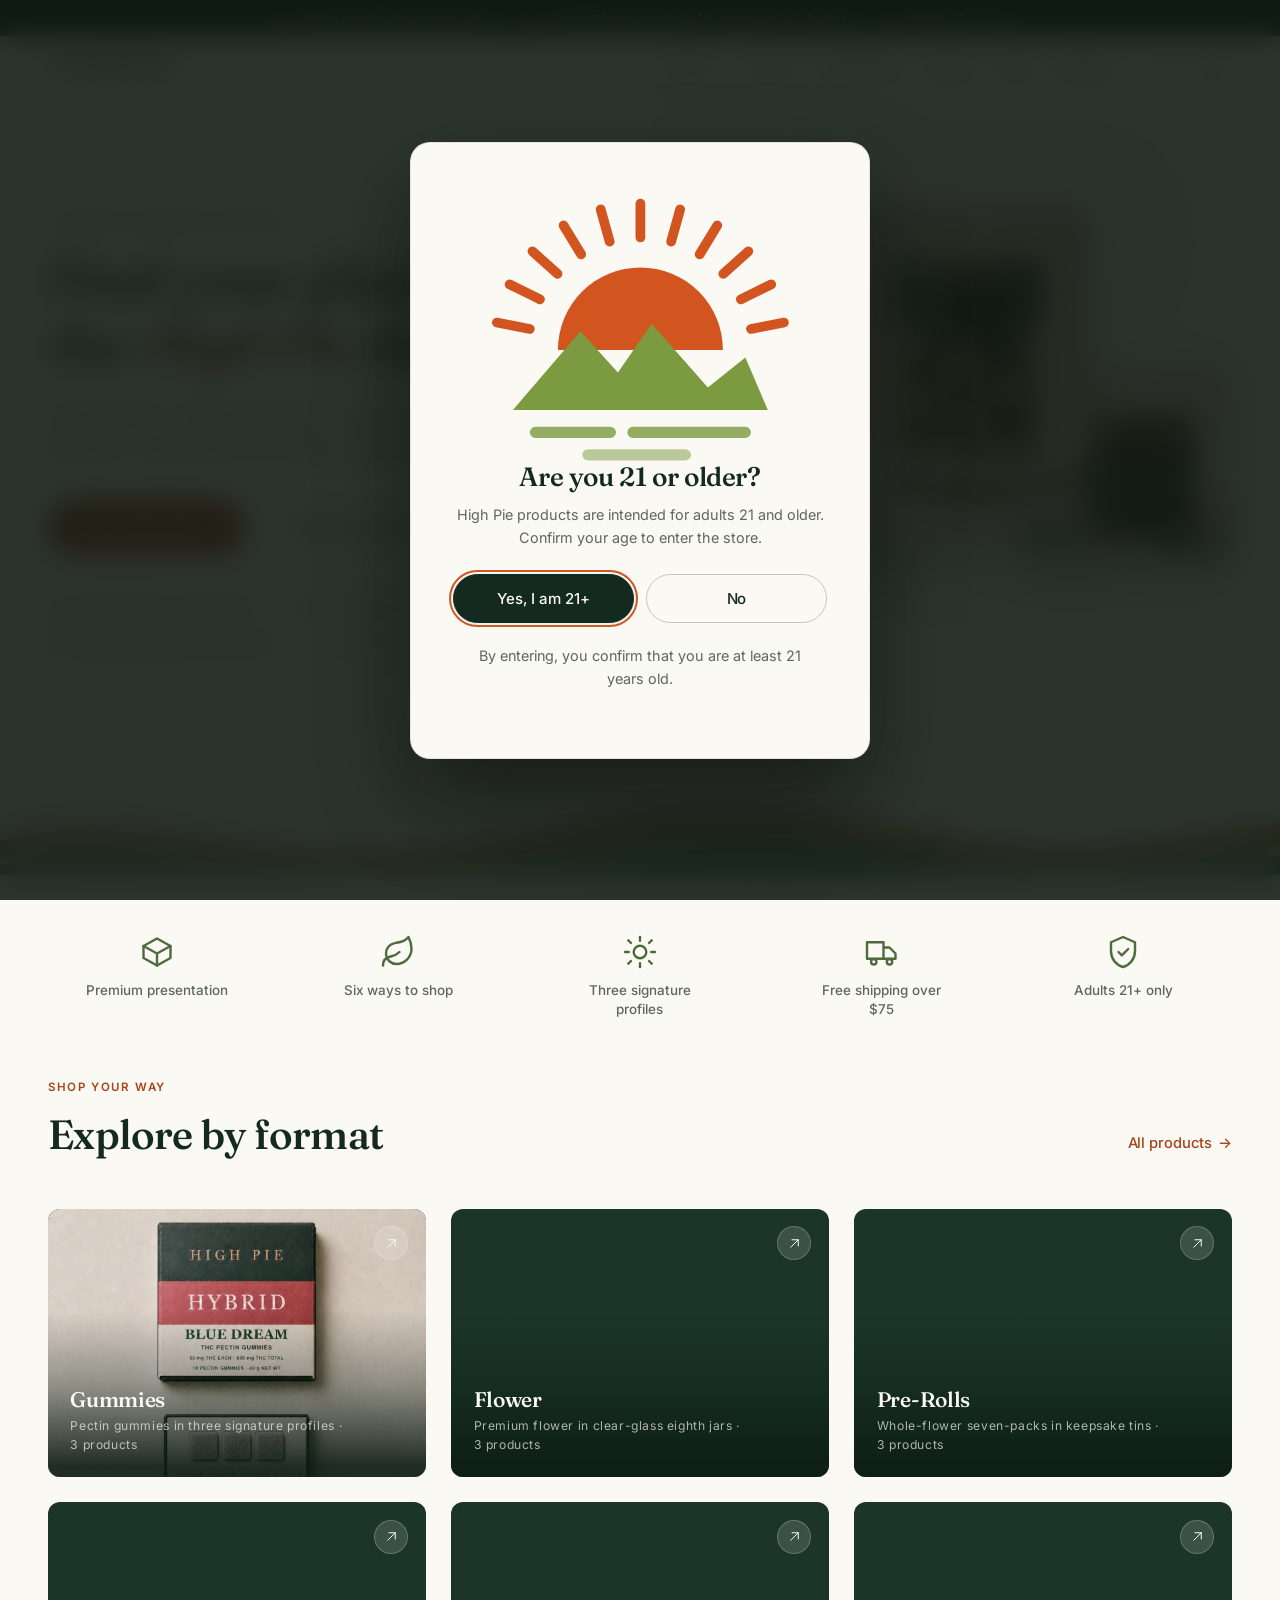
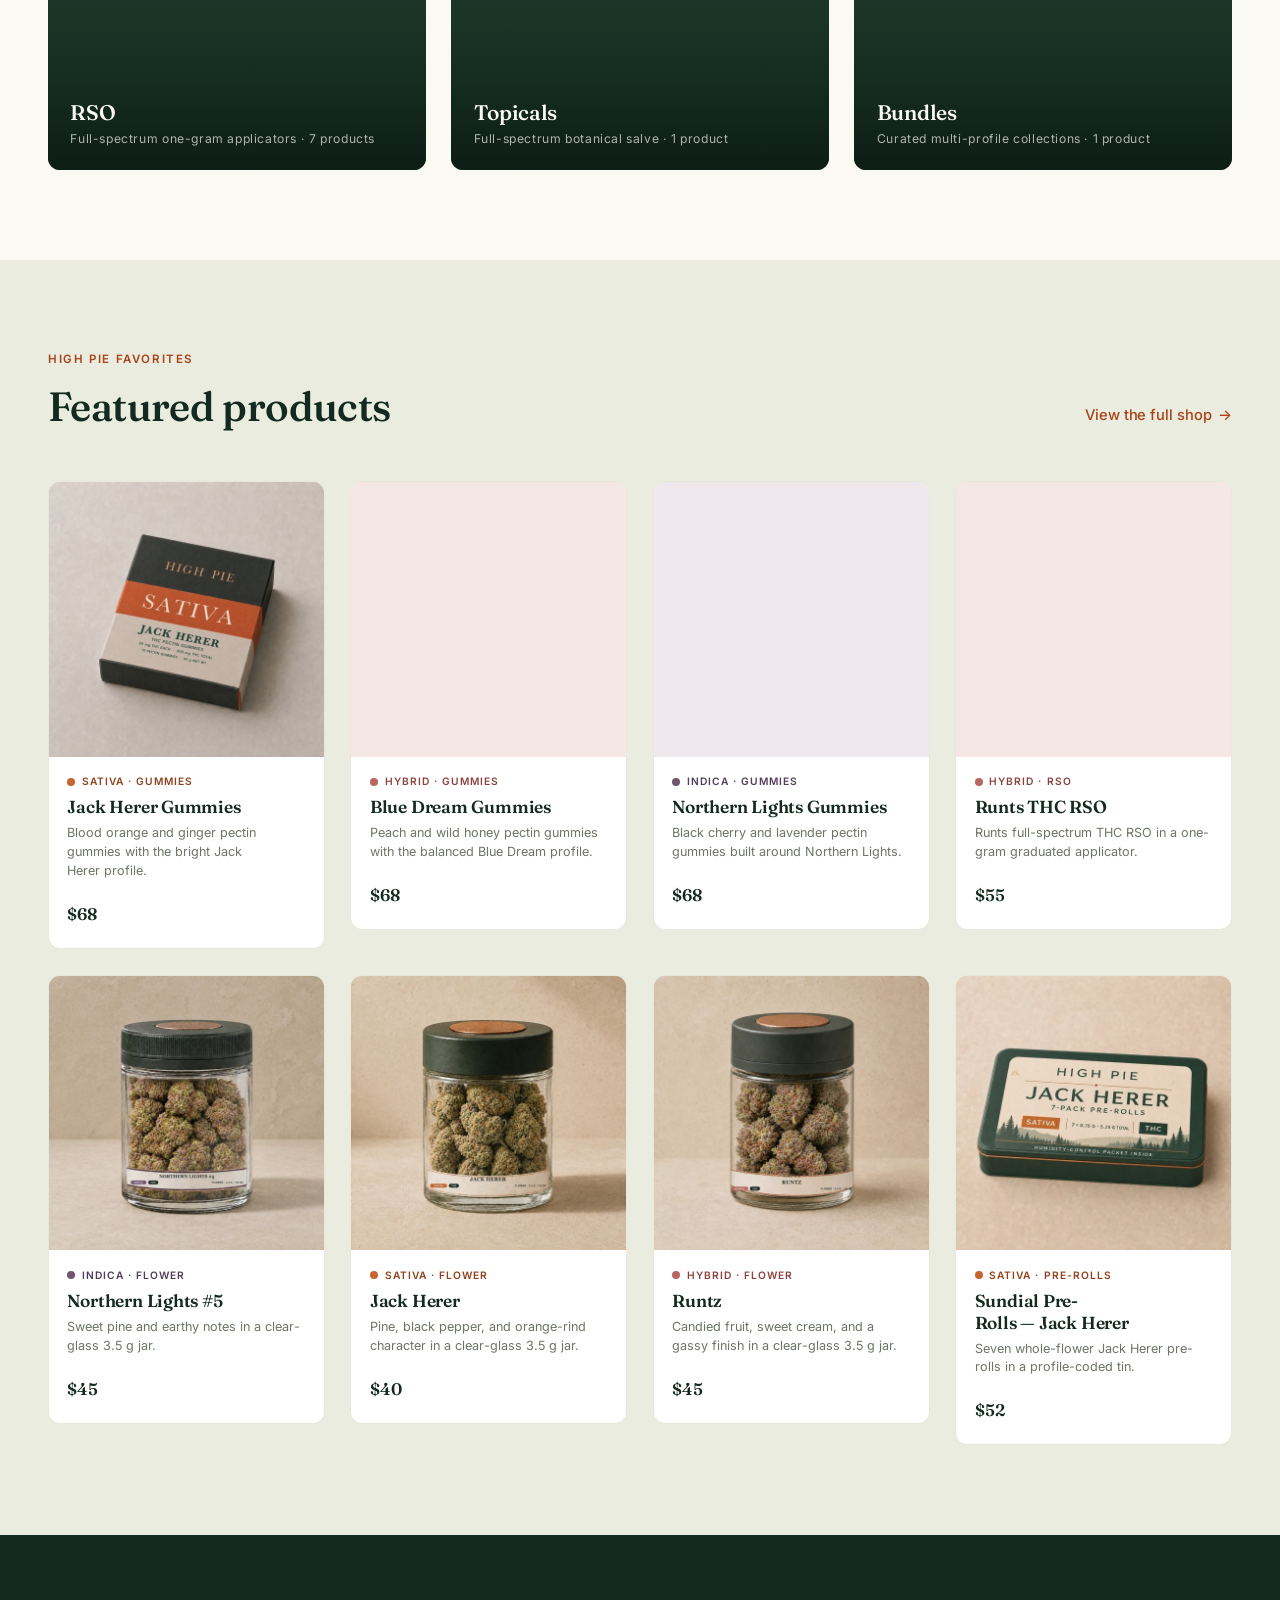
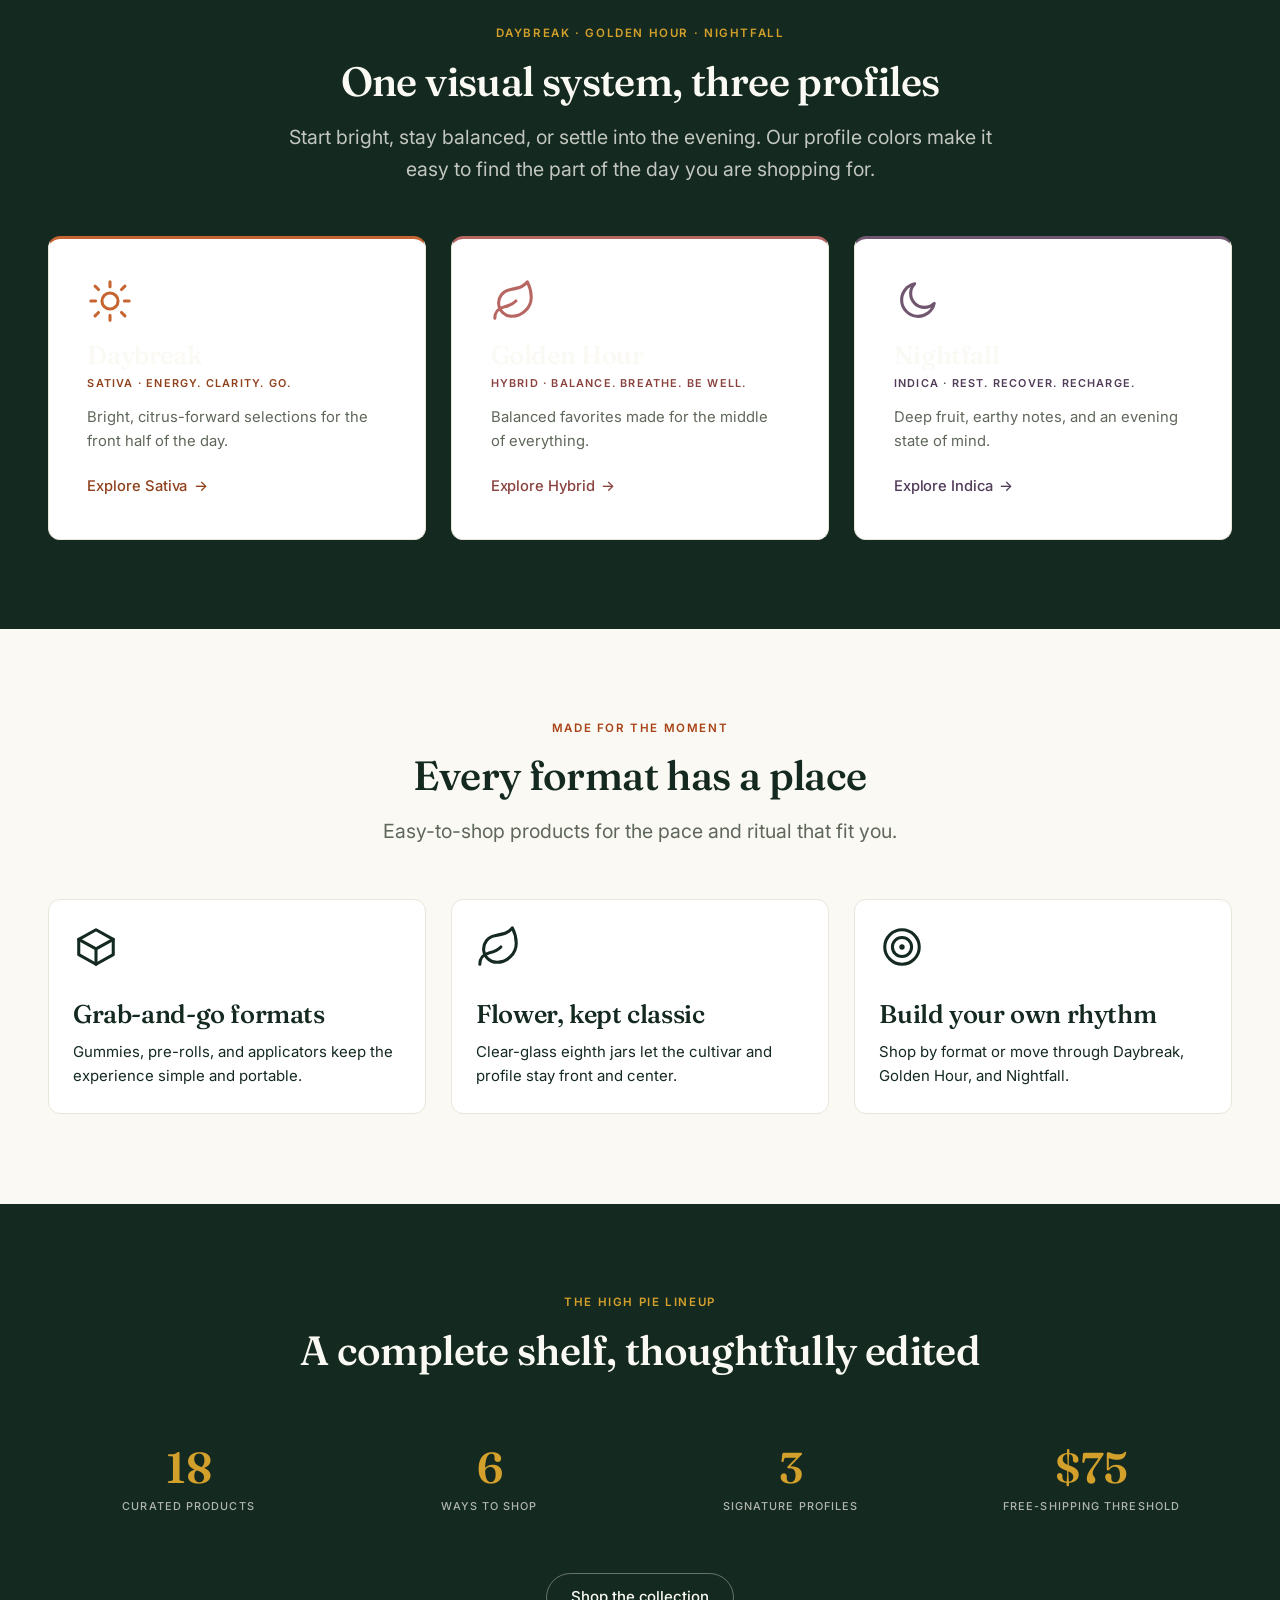
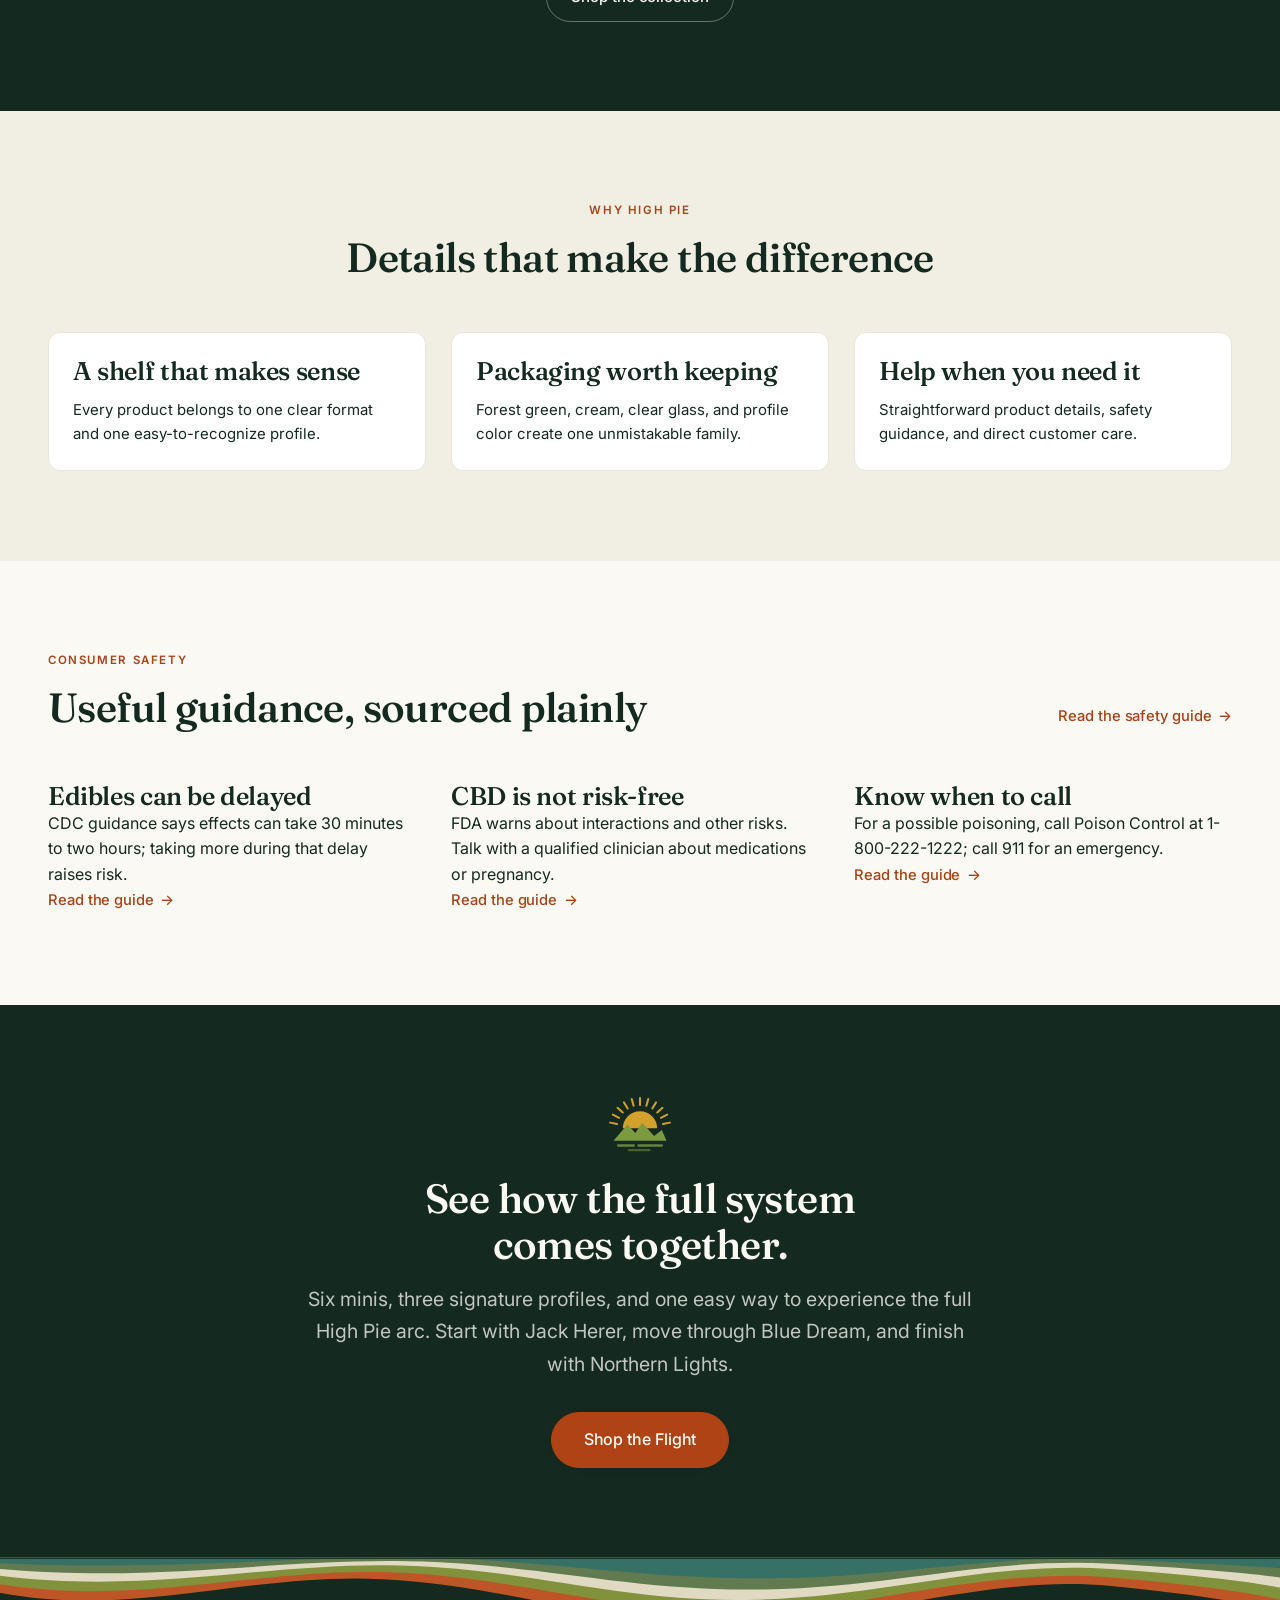
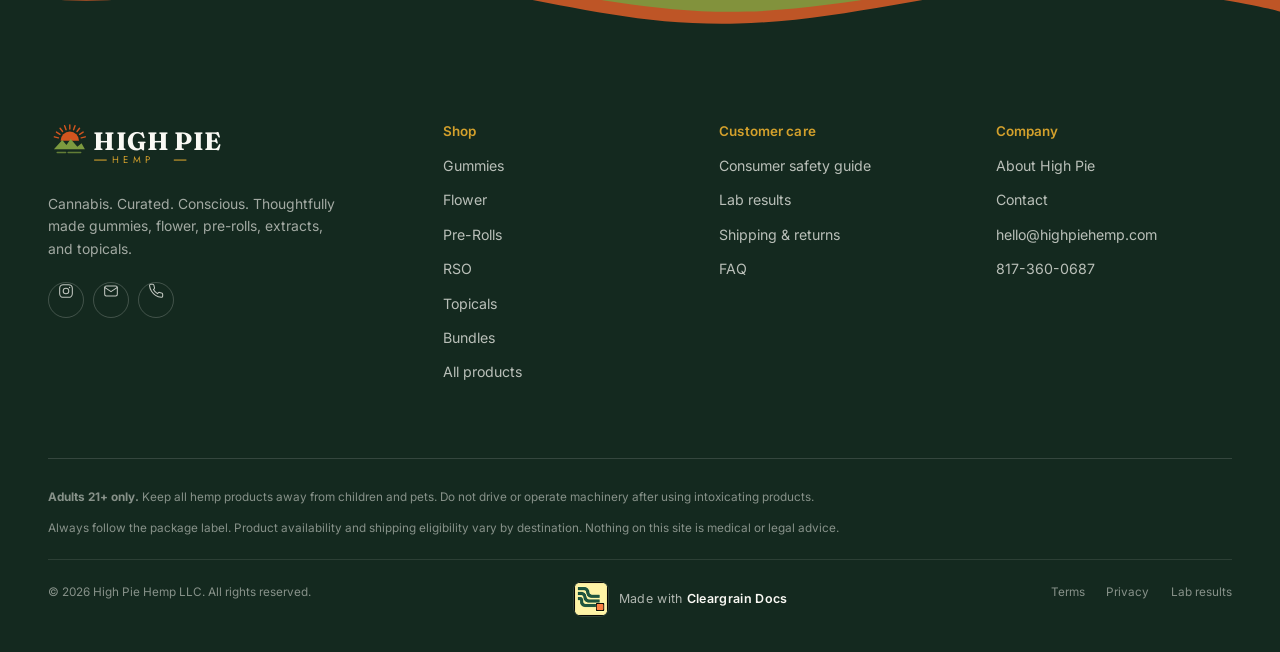
<file: index.html>
<!doctype html>
<html lang="en">
<head>
<meta charset="utf-8">
<meta name="viewport" content="width=device-width, initial-scale=1">
<title>High Pie — Cannabis. Curated. Conscious.</title>
<meta name="description" content="Shop High Pie gummies, flower, pre-rolls, full-spectrum RSO, topicals, and curated bundles.">
<meta name="robots" content="index,follow">
<meta name="theme-color" content="#14291f">
<meta property="og:title" content="High Pie — Cannabis. Curated. Conscious.">
<meta property="og:description" content="Shop High Pie gummies, flower, pre-rolls, full-spectrum RSO, topicals, and curated bundles.">
<meta property="og:type" content="website">
<meta property="og:url" content="https://cmcnosky.github.io/high-pie-hemp-website/">
<meta property="og:image" content="https://cmcnosky.github.io/high-pie-hemp-website/assets/img/products/gummy-sativa-10-b.jpg">
<meta property="og:image:secure_url" content="https://cmcnosky.github.io/high-pie-hemp-website/assets/img/products/gummy-sativa-10-b.jpg">
<meta property="og:image:type" content="image/jpeg">
<meta property="og:image:width" content="1100">
<meta property="og:image:height" content="1100">
<meta property="og:image:alt" content="An open High Pie Sativa Jack Herer gummy box with ten gummies">
<meta name="twitter:card" content="summary_large_image">
<meta name="twitter:title" content="High Pie — Cannabis. Curated. Conscious.">
<meta name="twitter:description" content="Shop High Pie gummies, flower, pre-rolls, full-spectrum RSO, topicals, and curated bundles.">
<meta name="twitter:image" content="https://cmcnosky.github.io/high-pie-hemp-website/assets/img/products/gummy-sativa-10-b.jpg">
<meta name="twitter:image:alt" content="An open High Pie Sativa Jack Herer gummy box with ten gummies">
<link rel="canonical" href="https://cmcnosky.github.io/high-pie-hemp-website/">
<link rel="preconnect" href="https://fonts.googleapis.com">
<link rel="preconnect" href="https://fonts.gstatic.com" crossorigin>
<link href="https://fonts.googleapis.com/css2?family=Fraunces:ital,opsz,wght@0,9..144,400..700;1,9..144,400..700&family=Inter:wght@400..600&family=Jost:wght@300;400;500;600&display=swap" rel="stylesheet">
<link rel="stylesheet" href="assets/css/styles.css">
<link rel="icon" href="data:image/svg+xml,%3Csvg xmlns='http://www.w3.org/2000/svg' viewBox='0 0 100 100'%3E%3Crect width='100' height='100' rx='18' fill='%2314291f'/%3E%3Cpath d='M28 56a22 22 0 0 1 44 0Z' fill='%23d2551f'/%3E%3Cpath d='M16 72 34 51l10 11 9-13 15 17 10-8 6 14Z' fill='%237c9a3f'/%3E%3C/svg%3E">
</head>
<body>
<a class="skip" href="#main">Skip to content</a>
<div data-chrome="header"></div>

<main id="main">
  <section class="hero">
    <div class="hero__glow"></div>
    <div class="wrap hero__inner">
      <div class="hero__copy">
        <span class="eyebrow">Elevated. Balanced. Everyday.</span>
        <h1>Find your place in the <em>High Pie</em> day.</h1>
        <p class="lede">
          Thoughtfully curated gummies, flower, pre-rolls, extracts, and topicals—organized
          from bright mornings to slow evenings.
        </p>
        <div class="hero__cta">
          <a class="btn btn--lg" href="shop.html">Shop all products</a>
          <a class="btn btn--lg btn--ghost" href="#intent">Find your profile</a>
        </div>
        <ul class="hero__marks" data-hero-marks></ul>
      </div>
      <div class="hero__art" data-hero-art></div>
    </div>
    <div class="hero__waves" data-waves-cream></div>
  </section>

  <section class="section section--tight">
    <div class="wrap"><div class="standard" data-standard></div></div>
  </section>

  <section class="section" style="padding-top:0">
    <div class="wrap">
      <div class="section-head section-head--split" data-reveal>
        <div><span class="eyebrow">Shop your way</span><h2>Explore by format</h2></div>
        <a class="link" href="shop.html">All products <span aria-hidden="true">→</span></a>
      </div>
      <div class="grid grid--3" data-categories></div>
    </div>
  </section>

  <section class="section on-sage">
    <div class="wrap">
      <div class="section-head section-head--split" data-reveal>
        <div><span class="eyebrow">High Pie favorites</span><h2>Featured products</h2></div>
        <a class="link" href="shop.html">View the full shop <span aria-hidden="true">→</span></a>
      </div>
      <div class="grid grid--4" data-featured></div>
    </div>
  </section>

  <section class="section on-dark" id="intent">
    <div class="wrap">
      <div class="section-head center" data-reveal>
        <span class="eyebrow eyebrow--light">Daybreak · Golden Hour · Nightfall</span>
        <h2>One visual system, three profiles</h2>
        <p class="lede lede--light" style="margin-top:1rem">
          Start bright, stay balanced, or settle into the evening. Our profile colors make it
          easy to find the part of the day you are shopping for.
        </p>
      </div>
      <div class="grid grid--3" data-intent></div>
    </div>
  </section>

  <section class="section">
    <div class="wrap">
      <div class="section-head center" data-reveal>
        <span class="eyebrow">Made for the moment</span>
        <h2>Every format has a place</h2>
        <p class="lede" style="margin:1rem auto 0">Easy-to-shop products for the pace and ritual that fit you.</p>
      </div>
      <div class="grid grid--3" data-readiness></div>
    </div>
  </section>

  <section class="section on-dark">
    <div class="wrap">
      <div class="section-head center" data-reveal>
        <span class="eyebrow eyebrow--light">The High Pie lineup</span>
        <h2>A complete shelf, thoughtfully edited</h2>
      </div>
      <dl class="stats" data-reveal="60">
        <div class="stat"><dt>18</dt><dd>Curated products</dd></div>
        <div class="stat"><dt>6</dt><dd>Ways to shop</dd></div>
        <div class="stat"><dt>3</dt><dd>Signature profiles</dd></div>
        <div class="stat"><dt>$75</dt><dd>Free-shipping threshold</dd></div>
      </dl>
      <div class="center mt-3"><a class="btn btn--ghost-light" href="shop.html">Shop the collection</a></div>
    </div>
  </section>

  <section class="section on-kraft">
    <div class="wrap">
      <div class="section-head center" data-reveal>
        <span class="eyebrow">Why High Pie</span>
        <h2>Details that make the difference</h2>
      </div>
      <div class="grid grid--3" data-principles></div>
    </div>
  </section>

  <section class="section">
    <div class="wrap">
      <div class="section-head section-head--split" data-reveal>
        <div><span class="eyebrow">Consumer safety</span><h2>Useful guidance, sourced plainly</h2></div>
        <a class="link" href="learn.html">Read the safety guide <span aria-hidden="true">→</span></a>
      </div>
      <div class="grid grid--3" data-learn-teaser></div>
    </div>
  </section>

  <section class="section on-dark" style="text-align:center">
    <div class="wrap wrap--narrow">
      <div data-reveal>
        <div style="width:78px;margin:0 auto 1.5rem" data-cta-mark></div>
        <h2>See how the full system comes together.</h2>
        <p class="lede lede--light" style="margin:1rem auto 2rem">
          Six minis, three signature profiles, and one easy way to experience the full High Pie arc.
          Start with Jack Herer, move through Blue Dream, and finish with Northern Lights.
        </p>
        <a class="btn btn--lg" href="product.html?id=flower-flight" data-flight-cta>Shop the Flight</a>
      </div>
    </div>
  </section>
</main>

<div data-chrome="footer"></div>
<script src="assets/js/catalog.js?v=20260725-3"></script>
<script src="assets/js/art.js?v=20260725-3"></script>
<script src="assets/js/site.js?v=20260725-3"></script>
<script src="assets/js/home.js?v=20260725-3"></script>
</body>
</html>
</file>
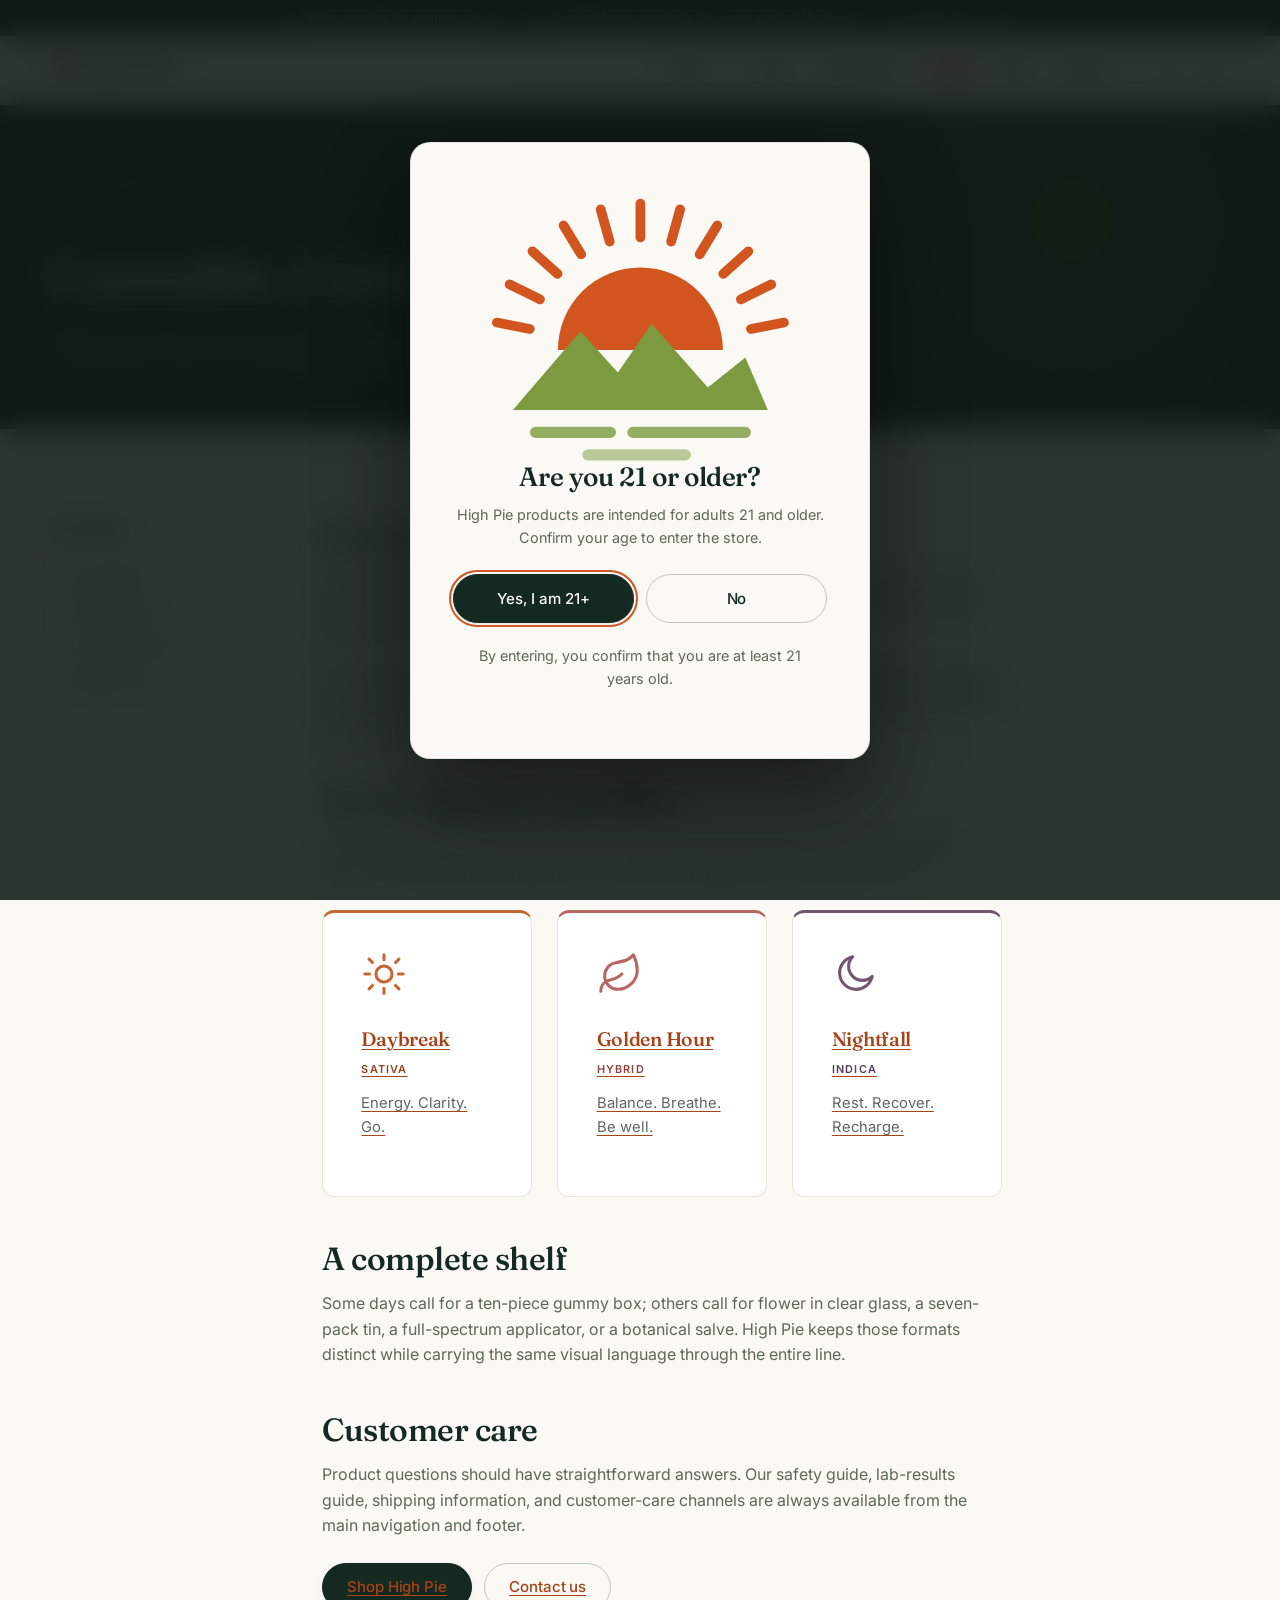
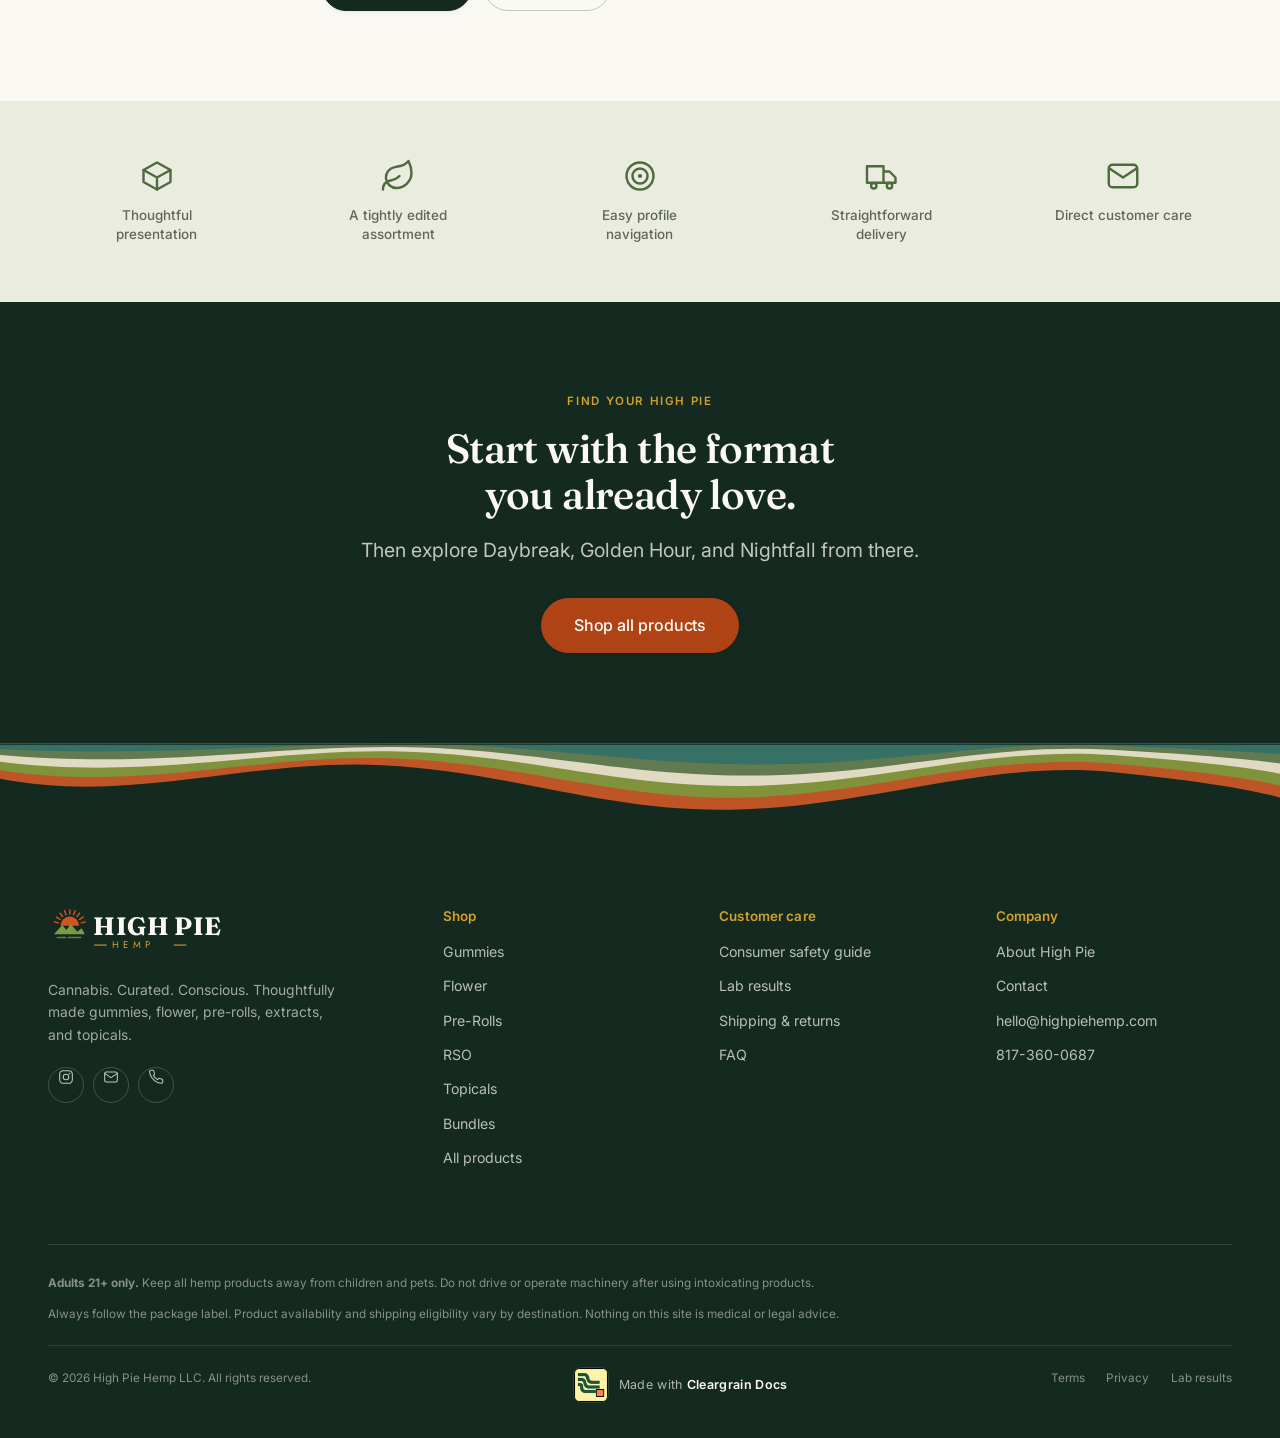
<file: about.html>
<!doctype html>
<html lang="en">
<head>
<meta charset="utf-8">
<meta name="viewport" content="width=device-width, initial-scale=1">
<meta name="robots" content="index,follow">
<title>About High Pie</title>
<meta name="description" content="Meet High Pie: a curated hemp brand organized around clear product formats and three signature profiles.">
<meta name="theme-color" content="#14291f">
<link rel="preconnect" href="https://fonts.googleapis.com">
<link rel="preconnect" href="https://fonts.gstatic.com" crossorigin>
<link href="https://fonts.googleapis.com/css2?family=Fraunces:ital,opsz,wght@0,9..144,400..700;1,9..144,400..700&amp;family=Inter:wght@400..600&amp;family=Jost:wght@300;400;500;600&amp;display=swap" rel="stylesheet">
<link rel="stylesheet" href="assets/css/styles.css">
<link rel="icon" href="data:image/svg+xml,%3Csvg xmlns='http://www.w3.org/2000/svg' viewBox='0 0 100 100'%3E%3Crect width='100' height='100' rx='18' fill='%2314291f'/%3E%3Cpath d='M28 56a22 22 0 0 1 44 0Z' fill='%23d2551f'/%3E%3Cpath d='M16 72 34 51l10 11 9-13 15 17 10-8 6 14Z' fill='%237c9a3f'/%3E%3C/svg%3E">
</head>
<body>
<a class="skip" href="#main">Skip to content</a>
<div data-chrome="header"></div>

<main id="main">
  <section class="page-head">
    <div class="page-head__glow"></div>
    <div class="wrap">
      <nav class="crumbs" aria-label="Breadcrumb">
        <a href="index.html">Home</a><span aria-hidden="true">›</span><span>About</span>
      </nav>
      <span class="eyebrow">Our story</span>
      <h1>Cannabis. Curated. Conscious.</h1>
      <p>
        High Pie brings a clearer point of view to hemp: a tightly edited product shelf,
        recognizable profiles, and packaging that feels considered from every angle.
      </p>
    </div>
  </section>

  <section class="section">
    <div class="wrap">
      <div class="split">
        <nav class="toc" aria-label="On this page">
          <div class="filter__title">On this page</div>
          <a href="#approach">Our approach</a>
          <a href="#profiles">Three profiles</a>
          <a href="#formats">A complete shelf</a>
          <a href="#care">Customer care</a>
        </nav>

        <div class="prose">
          <h2 id="approach">Our approach</h2>
          <p>
            High Pie is built around a simple idea: shopping for hemp should feel calm, coherent,
            and easy to understand. We organize the assortment by familiar formats and a profile
            system that stays consistent across gummies, flower, pre-rolls, and extracts.
          </p>
          <p>
            Forest green and cream anchor the brand. Burnt tangerine, dusty rose, aubergine, and
            deep teal make each profile easy to spot. The result is one family of products that
            works together without every item looking the same.
          </p>

          <h2 id="profiles">Three signature profiles</h2>
          <p>
            Daybreak, Golden Hour, and Nightfall move through the rhythm of a day. They make it
            easier to browse while leaving room for personal preference, format, and flavor.
          </p>
          <div class="grid grid--3 mt-2" data-arc></div>

          <h2 id="formats">A complete shelf</h2>
          <p>
            Some days call for a ten-piece gummy box; others call for flower in clear glass,
            a seven-pack tin, a full-spectrum applicator, or a botanical salve. High Pie keeps
            those formats distinct while carrying the same visual language through the entire line.
          </p>

          <h2 id="care">Customer care</h2>
          <p>
            Product questions should have straightforward answers. Our safety guide, lab-results
            guide, shipping information, and customer-care channels are always available from the
            main navigation and footer.
          </p>
          <div class="flex gap-1 wrapf mt-2">
            <a class="btn btn--forest" href="shop.html">Shop High Pie</a>
            <a class="btn btn--ghost" href="contact.html">Contact us</a>
          </div>
        </div>
      </div>
    </div>
  </section>

  <section class="section section--tight on-sage" aria-labelledby="values-title">
    <div class="wrap">
      <h2 class="visually-hidden" id="values-title">High Pie values</h2>
      <div class="standard" data-standard></div>
    </div>
  </section>

  <section class="section on-dark center">
    <div class="wrap wrap--narrow">
      <span class="eyebrow eyebrow--light">Find your High Pie</span>
      <h2>Start with the format you already love.</h2>
      <p class="lede lede--light" style="margin:1rem auto 2rem">
        Then explore Daybreak, Golden Hour, and Nightfall from there.
      </p>
      <a class="btn btn--lg" href="shop.html">Shop all products</a>
    </div>
  </section>
</main>

<div data-chrome="footer"></div>

<script src="assets/js/catalog.js?v=20260725-3"></script>
<script src="assets/js/art.js?v=20260725-3"></script>
<script src="assets/js/site.js?v=20260725-3"></script>
<script>
window.HP_PAGE = function () {
  var A = HP.art, $ = HP.$;

  $("[data-standard]").innerHTML = [
    ["box", "Thoughtful presentation"],
    ["leaf", "A tightly edited assortment"],
    ["target", "Easy profile navigation"],
    ["truck", "Straightforward delivery"],
    ["mail", "Direct customer care"]
  ].map(function (item) {
    return '<div class="standard__item">' + A.icon(item[0]) + "<span>" + item[1] + "</span></div>";
  }).join("");

  $("[data-arc]").innerHTML = ["sativa", "hybrid", "indica"].map(function (key) {
    var profile = HP.PROFILES[key];
    var icon = key === "sativa" ? "sun" : key === "indica" ? "moon" : "leaf";
    return '<a class="intent" href="shop.html?profile=' + key + '" style="--profile:' +
      profile.color + ';--profile-ink:' + profile.ink + '">' +
      '<div class="intent__mark">' + A.icon(icon) + "</div>" +
      "<h3>" + profile.arc + "</h3>" +
      '<div class="intent__sub">' + profile.label + "</div>" +
      "<p>" + profile.line + "</p></a>";
  }).join("");
};
</script>
</body>
</html>
</file>
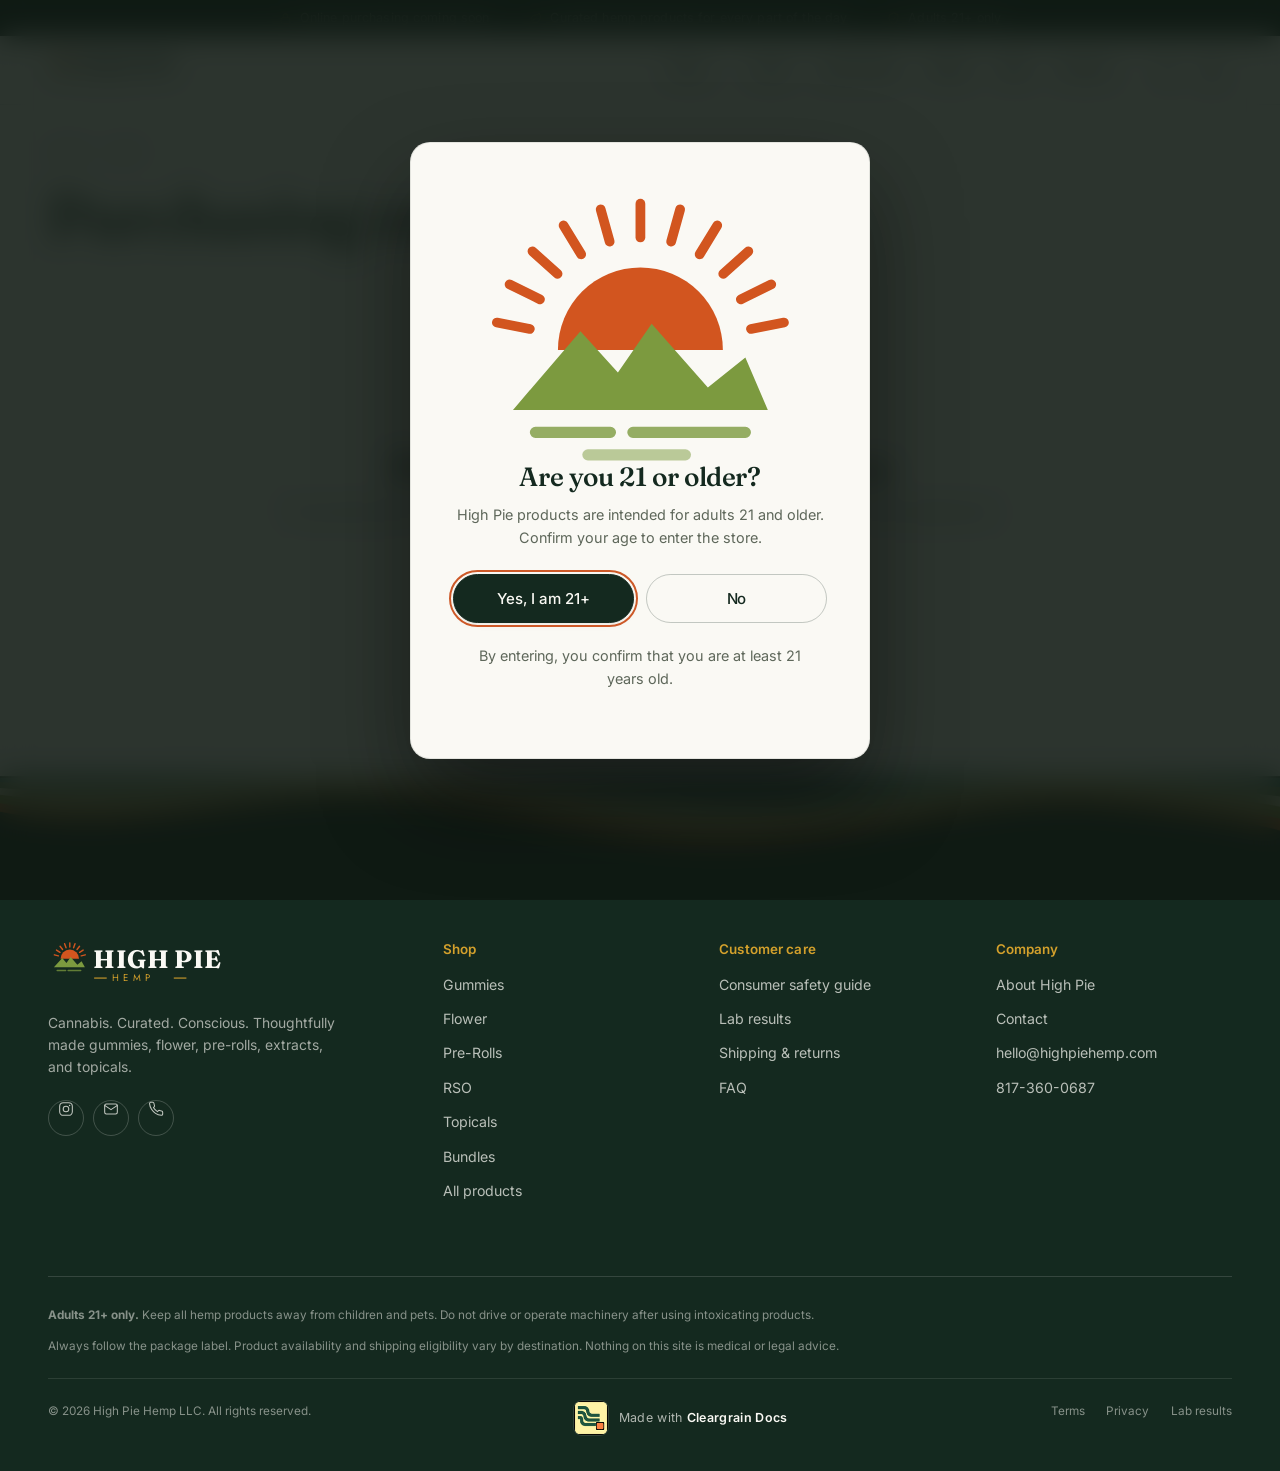
<file: cart.html>
<!doctype html>
<html lang="en">
<head>
<meta charset="utf-8">
<meta name="viewport" content="width=device-width, initial-scale=1">
<title>Purchasing coming soon — High Pie</title>
<meta name="description" content="Browse High Pie products while online purchasing is paused.">
<meta name="robots" content="noindex,follow">
<meta name="theme-color" content="#14291f">
<link rel="preconnect" href="https://fonts.googleapis.com">
<link rel="preconnect" href="https://fonts.gstatic.com" crossorigin>
<link href="https://fonts.googleapis.com/css2?family=Fraunces:ital,opsz,wght@0,9..144,400..700;1,9..144,400..700&family=Inter:wght@400..600&family=Jost:wght@300;400;500;600&display=swap" rel="stylesheet">
<link rel="stylesheet" href="assets/css/styles.css">
<link rel="icon" href="data:image/svg+xml,%3Csvg xmlns='http://www.w3.org/2000/svg' viewBox='0 0 100 100'%3E%3Crect width='100' height='100' rx='18' fill='%2314291f'/%3E%3Cpath d='M28 56a22 22 0 0 1 44 0Z' fill='%23d2551f'/%3E%3Cpath d='M16 72 34 51l10 11 9-13 15 17 10-8 6 14Z' fill='%237c9a3f'/%3E%3C/svg%3E">
</head>
<body>
<a class="skip" href="#main">Skip to content</a>
<div data-chrome="header"></div>

<main id="main">
  <section class="section" style="padding-top:2.5rem">
    <div class="wrap">
      <nav class="crumbs" aria-label="Breadcrumb">
        <a href="index.html">Home</a><span aria-hidden="true">›</span><span>Cart</span>
      </nav>
      <h1 style="margin-bottom:2rem">Purchasing coming soon</h1>
      <div data-cart-page></div>
    </div>
  </section>
</main>

<div data-chrome="footer"></div>

<script src="assets/js/catalog.js?v=20260725-3"></script>
<script src="assets/js/art.js?v=20260725-3"></script>
<script src="assets/js/site.js?v=20260725-3"></script>
<script src="assets/js/cart-page.js?v=20260725-3"></script>
</body>
</html>
</file>
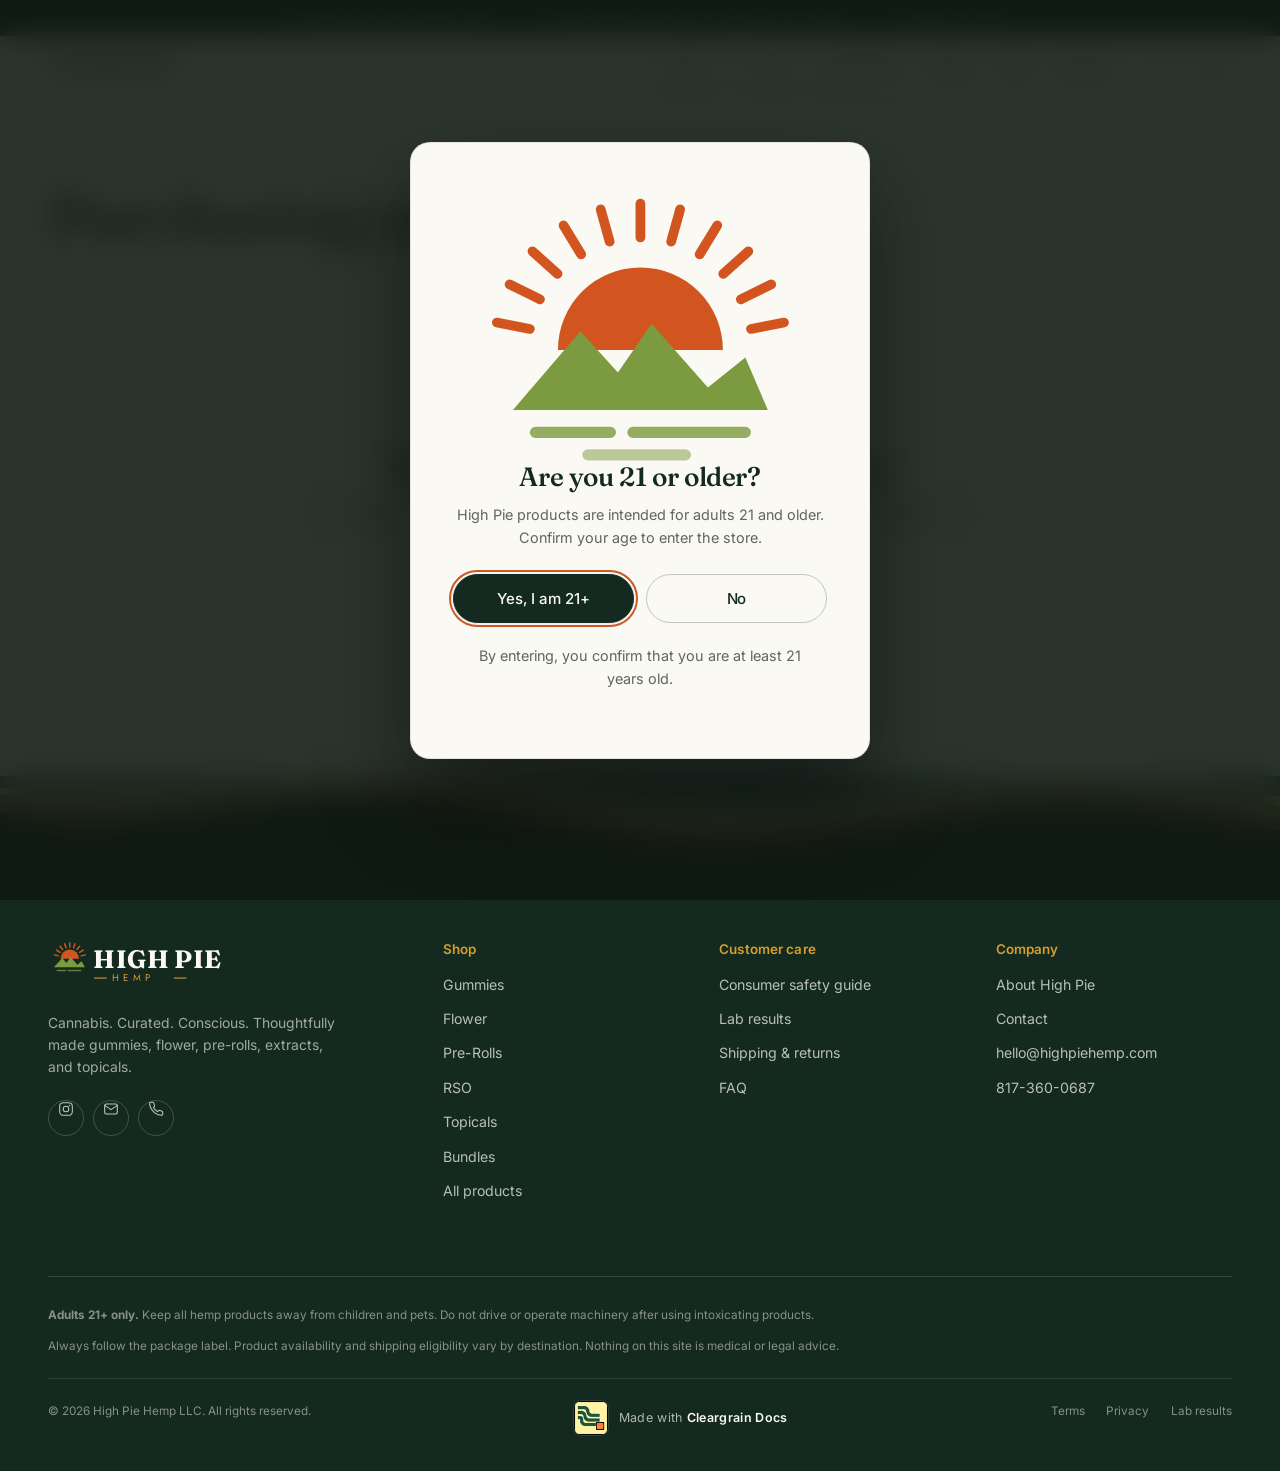
<file: checkout.html>
<!doctype html>
<html lang="en">
<head>
<meta charset="utf-8">
<meta name="viewport" content="width=device-width, initial-scale=1">
<title>Purchasing coming soon — High Pie</title>
<meta name="description" content="Browse High Pie products while online purchasing is paused.">
<meta name="robots" content="noindex,follow">
<meta name="theme-color" content="#14291f">
<link rel="preconnect" href="https://fonts.googleapis.com">
<link rel="preconnect" href="https://fonts.gstatic.com" crossorigin>
<link href="https://fonts.googleapis.com/css2?family=Fraunces:ital,opsz,wght@0,9..144,400..700;1,9..144,400..700&family=Inter:wght@400..600&family=Jost:wght@300;400;500;600&display=swap" rel="stylesheet">
<link rel="stylesheet" href="assets/css/styles.css">
<link rel="icon" href="data:image/svg+xml,%3Csvg xmlns='http://www.w3.org/2000/svg' viewBox='0 0 100 100'%3E%3Crect width='100' height='100' rx='18' fill='%2314291f'/%3E%3Cpath d='M28 56a22 22 0 0 1 44 0Z' fill='%23d2551f'/%3E%3Cpath d='M16 72 34 51l10 11 9-13 15 17 10-8 6 14Z' fill='%237c9a3f'/%3E%3C/svg%3E">
</head>
<body>
<a class="skip" href="#main">Skip to content</a>
<div data-chrome="header"></div>

<main id="main">
  <section class="section" style="padding-top:2.5rem">
    <div class="wrap">
      <nav class="crumbs" aria-label="Breadcrumb">
        <a href="index.html">Home</a><span aria-hidden="true">›</span>
        <a href="cart.html">Cart</a><span aria-hidden="true">›</span><span>Checkout</span>
      </nav>
      <h1 style="margin-bottom:2rem">Purchasing coming soon</h1>
      <div data-checkout></div>
    </div>
  </section>
</main>

<div data-chrome="footer"></div>

<script src="assets/js/catalog.js?v=20260725-3"></script>
<script src="assets/js/art.js?v=20260725-3"></script>
<script src="assets/js/site.js?v=20260725-3"></script>
<script src="assets/js/checkout.js?v=20260725-3"></script>
</body>
</html>
</file>
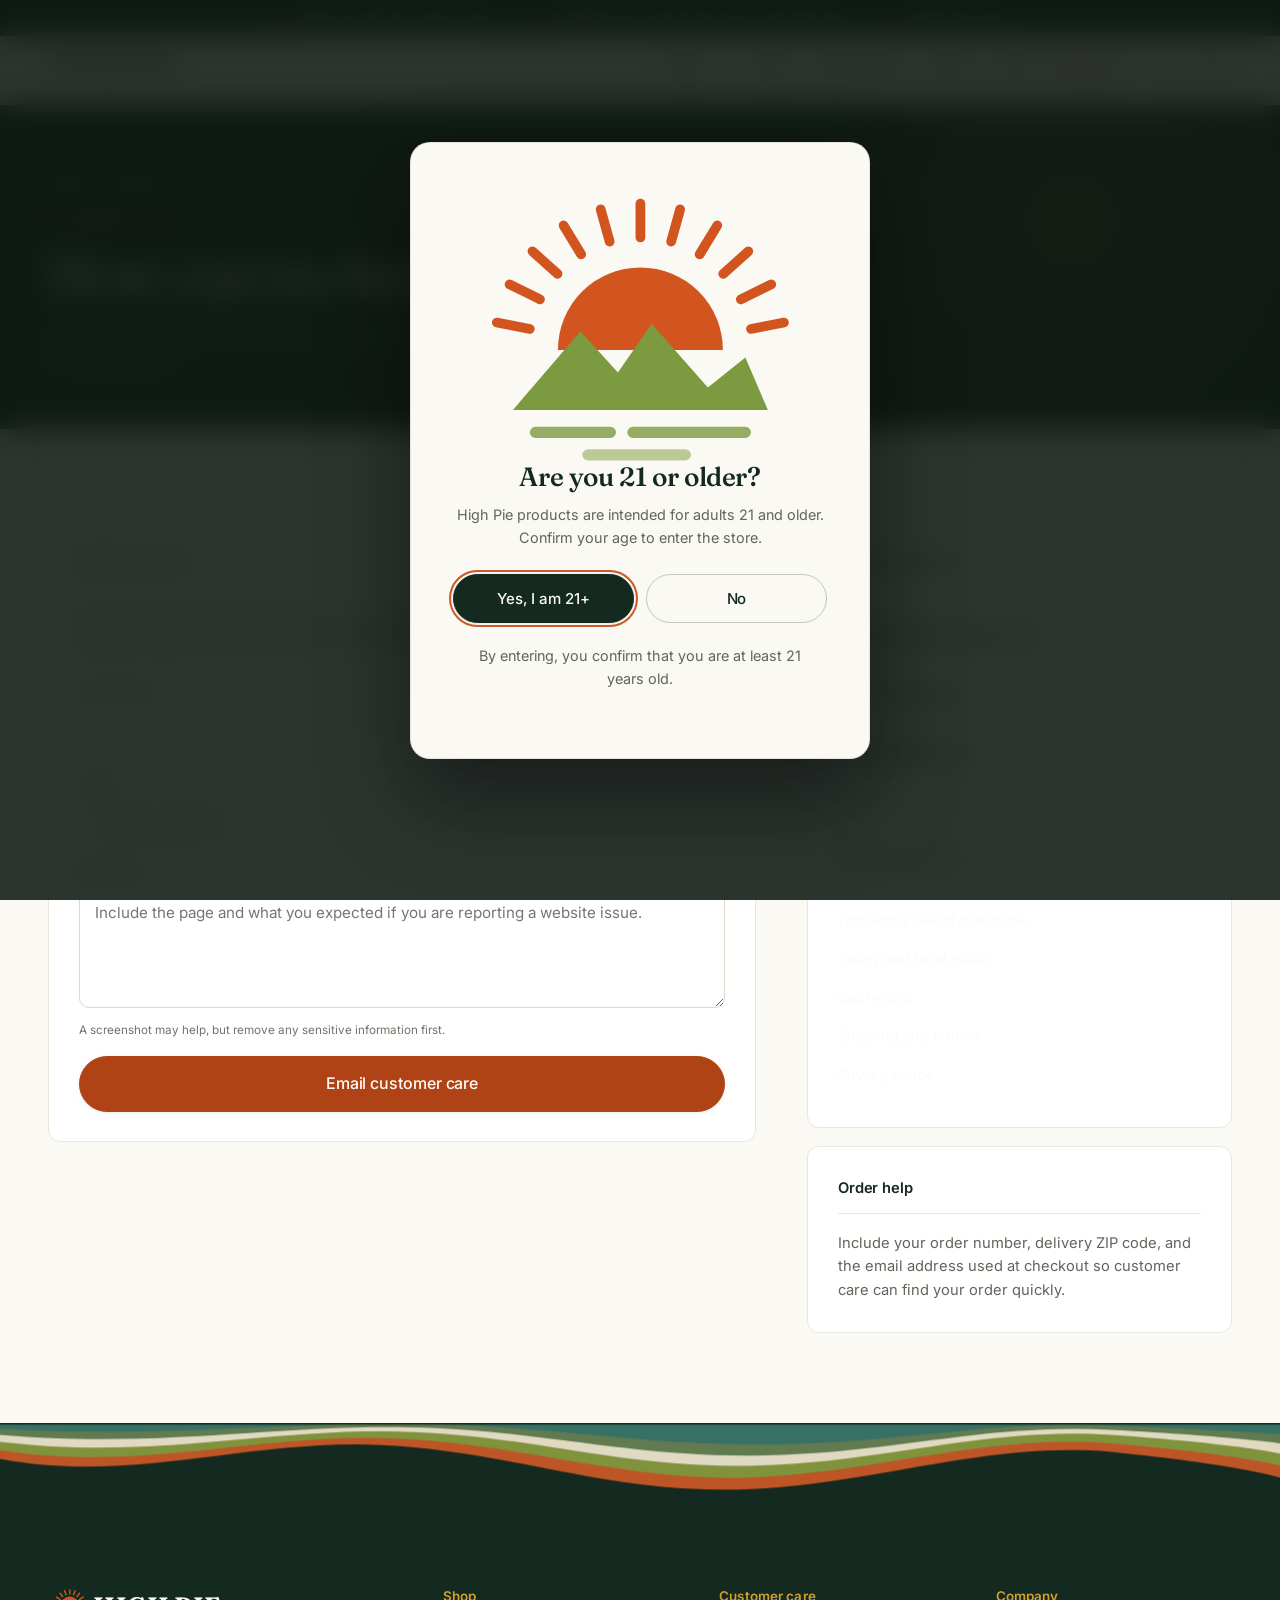
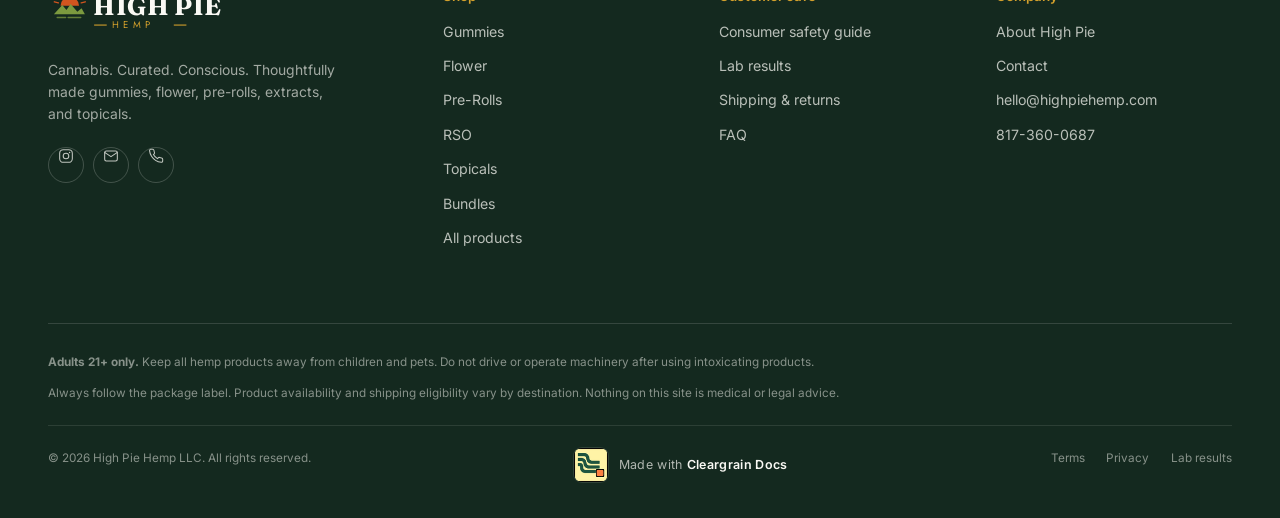
<file: contact.html>
<!doctype html>
<html lang="en">
<head>
<meta charset="utf-8">
<meta name="viewport" content="width=device-width, initial-scale=1">
<meta name="robots" content="index,follow">
<title>Contact High Pie</title>
<meta name="description" content="Contact High Pie customer care about products, orders, lab results, partnerships, or website support.">
<meta name="theme-color" content="#14291f">
<link rel="preconnect" href="https://fonts.googleapis.com">
<link rel="preconnect" href="https://fonts.gstatic.com" crossorigin>
<link href="https://fonts.googleapis.com/css2?family=Fraunces:ital,opsz,wght@0,9..144,400..700;1,9..144,400..700&amp;family=Inter:wght@400..600&amp;family=Jost:wght@300;400;500;600&amp;display=swap" rel="stylesheet">
<link rel="stylesheet" href="assets/css/styles.css">
<link rel="icon" href="data:image/svg+xml,%3Csvg xmlns='http://www.w3.org/2000/svg' viewBox='0 0 100 100'%3E%3Crect width='100' height='100' rx='18' fill='%2314291f'/%3E%3Cpath d='M28 56a22 22 0 0 1 44 0Z' fill='%23d2551f'/%3E%3Cpath d='M16 72 34 51l10 11 9-13 15 17 10-8 6 14Z' fill='%237c9a3f'/%3E%3C/svg%3E">
</head>
<body>
<a class="skip" href="#main">Skip to content</a>
<div data-chrome="header"></div>

<main id="main">
  <section class="page-head">
    <div class="page-head__glow"></div>
    <div class="wrap">
      <nav class="crumbs" aria-label="Breadcrumb">
        <a href="index.html">Home</a><span aria-hidden="true">›</span><span>Contact</span>
      </nav>
      <span class="eyebrow">Customer care</span>
      <h1>How can we help?</h1>
      <p>
        Tell us what you need and include your order number when your question is about an existing order.
      </p>
    </div>
  </section>

  <section class="section">
    <div class="wrap">
      <div class="checkout">
        <div>
          <form class="panel" novalidate data-contact>
            <div class="panel__title">Send us a note</div>
            <p style="color:var(--muted);margin-bottom:1.5rem">
              Required fields are marked. Do not include passwords, card numbers, government ID
              images, medical records or other sensitive information.
            </p>

            <div class="field--half">
              <div class="field" data-field="name">
                <label for="name">Your name <span aria-hidden="true">*</span></label>
                <input id="name" name="name" autocomplete="name" required aria-describedby="name-error" aria-invalid="false">
                <p class="field__err" id="name-error">Enter your name.</p>
              </div>
              <div class="field" data-field="email">
                <label for="email">Reply email <span aria-hidden="true">*</span></label>
                <input id="email" name="email" type="email" autocomplete="email" inputmode="email" required aria-describedby="email-error" aria-invalid="false" placeholder="you@example.com">
                <p class="field__err" id="email-error">Enter a valid email address.</p>
              </div>
            </div>

            <div class="field">
              <label for="topic">Topic</label>
              <select id="topic" name="topic">
                <option>Product question</option>
                <option>Order or delivery help</option>
                <option>Lab result or label question</option>
                <option>Accessibility or website issue</option>
                <option>Business or partnership inquiry</option>
                <option>Privacy or data question</option>
                <option>Something else</option>
              </select>
            </div>

            <div class="field" data-field="message">
              <label for="message">Message <span aria-hidden="true">*</span></label>
              <textarea id="message" name="message" required minlength="5" aria-describedby="message-hint message-error" aria-invalid="false" placeholder="Include the page and what you expected if you are reporting a website issue."></textarea>
              <p class="field__hint" id="message-hint">A screenshot may help, but remove any sensitive information first.</p>
              <p class="field__err" id="message-error">Write at least five characters.</p>
            </div>

            <button class="btn btn--block btn--lg" type="submit">Email customer care</button>
            <p class="note" data-contact-status role="status" aria-live="polite" hidden></p>
          </form>
        </div>

        <aside class="summary">
          <div class="panel">
            <div class="panel__title">Reach us directly</div>
            <ul class="stack" style="--stack:1.1rem" data-contact-list></ul>
          </div>

          <div class="panel">
            <div class="panel__title">Before you write</div>
            <ul class="footer__links mt-2" style="--stack:.5rem">
              <li><a class="link" href="faq.html">Frequently asked questions</a></li>
              <li class="mt-1"><a class="link" href="learn.html">Safety and label guide</a></li>
              <li class="mt-1"><a class="link" href="lab-results.html">Lab results</a></li>
              <li class="mt-1"><a class="link" href="policies.html#shipping">Shipping and returns</a></li>
              <li class="mt-1"><a class="link" href="policies.html#privacy">Privacy policy</a></li>
            </ul>
          </div>

          <div class="panel">
            <div class="panel__title">Order help</div>
            <p style="font-size:.92rem;color:var(--muted)">
              Include your order number, delivery ZIP code, and the email address used at checkout
              so customer care can find your order quickly.
            </p>
          </div>
        </aside>
      </div>
    </div>
  </section>
</main>

<div data-chrome="footer"></div>

<script src="assets/js/catalog.js?v=20260725-3"></script>
<script src="assets/js/art.js?v=20260725-3"></script>
<script src="assets/js/site.js?v=20260725-3"></script>
<script>
window.HP_PAGE = function () {
  var A = HP.art, $ = HP.$, B = HP.BRAND;
  var list = $("[data-contact-list]");

  [
    ["mail", "Email", B.email, "mailto:" + B.email],
    ["phone", "Phone", B.phone, B.phoneHref],
    ["insta", "Instagram", B.instagram, B.instagramUrl]
  ].forEach(function (item) {
    var row = document.createElement("li");
    row.style.display = "flex";
    row.style.gap = ".85rem";
    row.style.alignItems = "flex-start";

    var icon = document.createElement("span");
    icon.style.color = "var(--orange-deep)";
    icon.style.flex = "none";
    icon.style.marginTop = "2px";
    icon.setAttribute("aria-hidden", "true");
    icon.innerHTML = A.icon(item[0]);

    var text = document.createElement("span");
    var label = document.createElement("span");
    label.style.display = "block";
    label.style.fontSize = ".65rem";
    label.style.letterSpacing = ".16em";
    label.style.textTransform = "uppercase";
    label.style.color = "var(--muted-2)";
    label.textContent = item[1];

    var link = document.createElement("a");
    link.href = item[3];
    link.style.color = "var(--forest)";
    link.style.textDecoration = "underline";
    link.style.textUnderlineOffset = "3px";
    link.textContent = item[2];
    if (item[1] === "Instagram") {
      link.target = "_blank";
      link.rel = "noopener noreferrer";
    }

    text.appendChild(label);
    text.appendChild(link);
    row.appendChild(icon);
    row.appendChild(text);
    list.appendChild(row);
  });

  var form = $("[data-contact]");
  var status = $("[data-contact-status]");
  var rules = {
    name: function (value) { return value.trim().length > 0; },
    email: function (value) { return /^[^\s@]+@[^\s@]+\.[^\s@]{2,}$/.test(value.trim()); },
    message: function (value) { return value.trim().length >= 5; }
  };

  function check(id) {
    var field = form.querySelector('[data-field="' + id + '"]');
    var control = field.querySelector("input, textarea");
    var valid = rules[id](control.value);
    field.classList.toggle("is-bad", !valid);
    control.setAttribute("aria-invalid", String(!valid));
    return valid;
  }

  form.addEventListener("blur", function (event) {
    var field = event.target.closest("[data-field]");
    if (field && rules[field.getAttribute("data-field")]) {
      check(field.getAttribute("data-field"));
    }
  }, true);

  form.addEventListener("input", function (event) {
    var field = event.target.closest("[data-field]");
    if (field && field.classList.contains("is-bad") && rules[field.getAttribute("data-field")]) {
      check(field.getAttribute("data-field"));
    }
  });

  form.addEventListener("submit", function (event) {
    event.preventDefault();
    var valid = Object.keys(rules).map(check).every(Boolean);
    if (!valid) {
      var firstInvalid = form.querySelector('[aria-invalid="true"]');
      status.hidden = false;
      status.classList.add("note--warn");
      status.textContent = "Check the highlighted fields. No email draft has been opened.";
      if (firstInvalid) firstInvalid.focus();
      return;
    }

    var name = $("#name").value.trim();
    var email = $("#email").value.trim();
    var topic = $("#topic").value;
    var message = $("#message").value.trim();
    var subject = "High Pie website: " + topic;
    var body = [
      "Name: " + name,
      "Reply email: " + email,
      "Topic: " + topic,
      "",
      message
    ].join("\n");

    status.hidden = false;
    status.classList.remove("note--warn");
    status.textContent = "Your browser was asked to open an email draft. Review it and press Send in your email app; this page has not submitted anything.";
    window.location.href = "mailto:" + B.email + "?subject=" + encodeURIComponent(subject) + "&body=" + encodeURIComponent(body);
  });
};
</script>
</body>
</html>
</file>
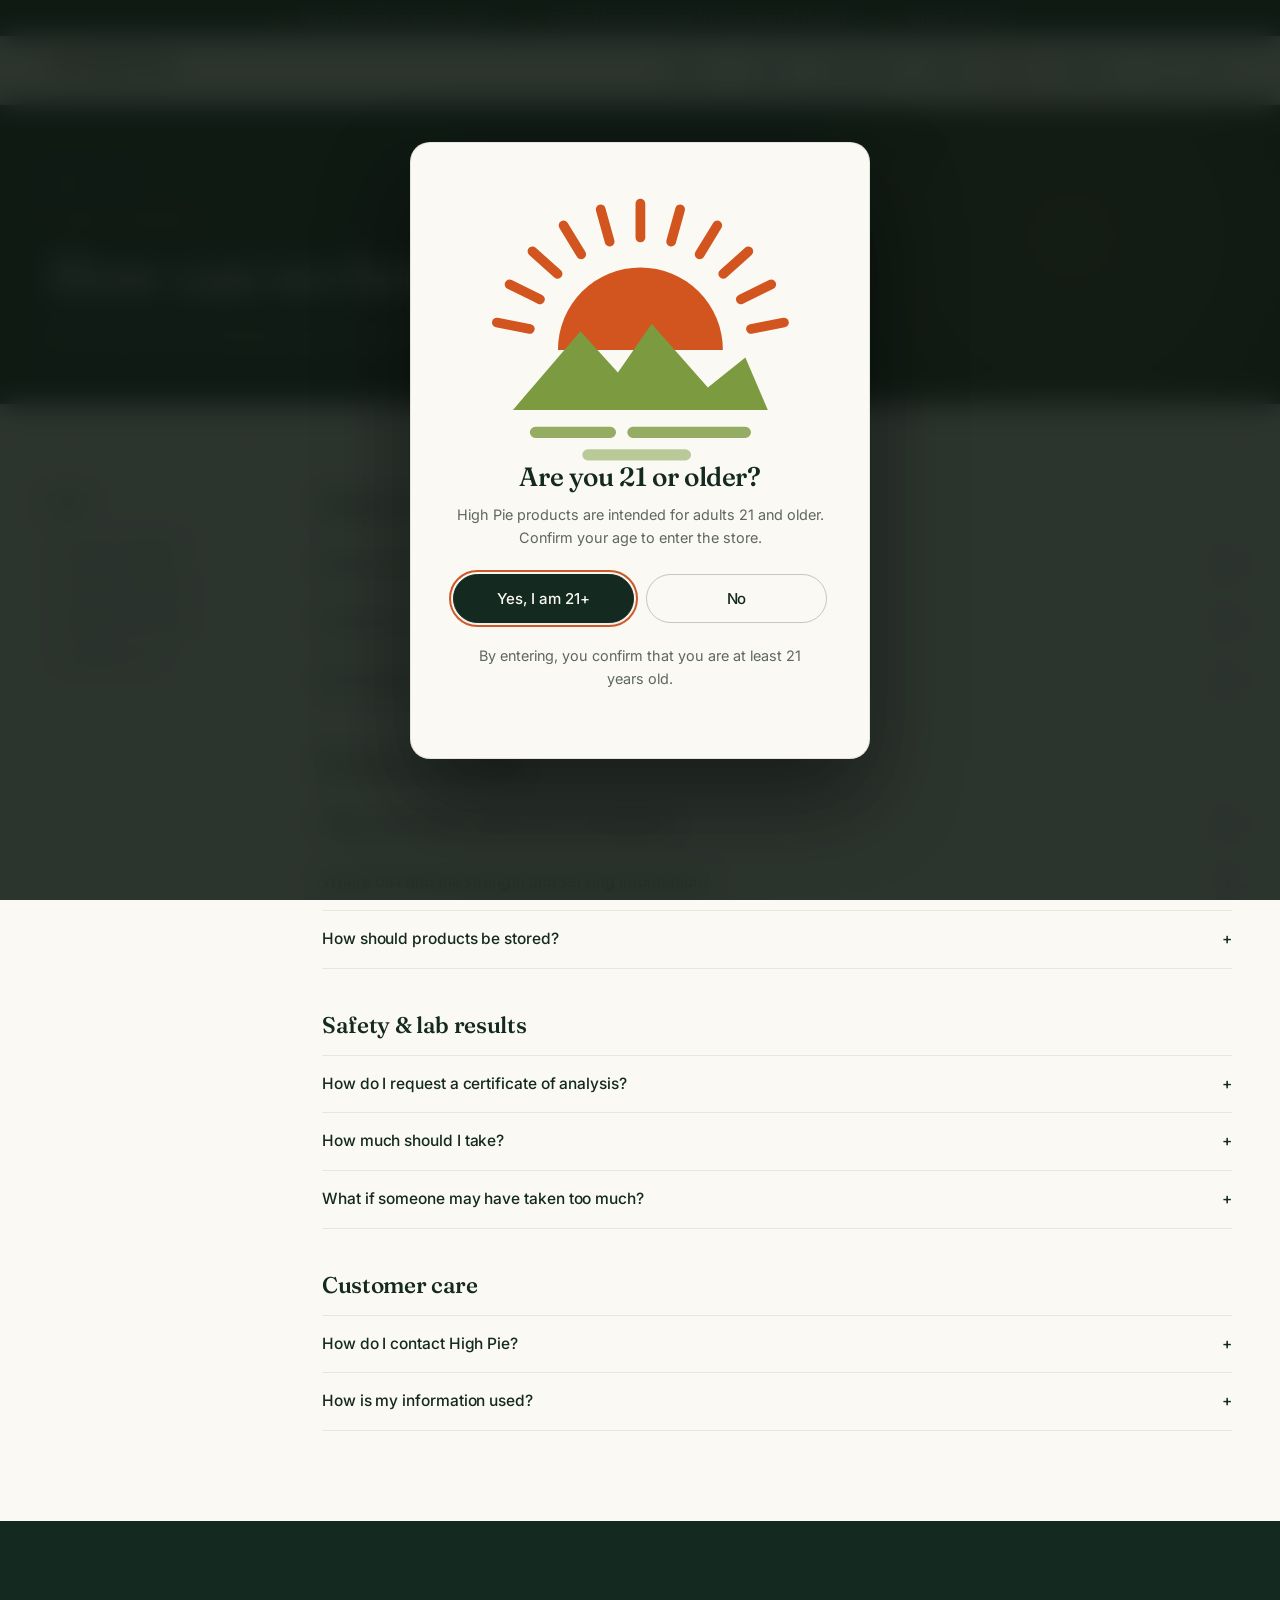
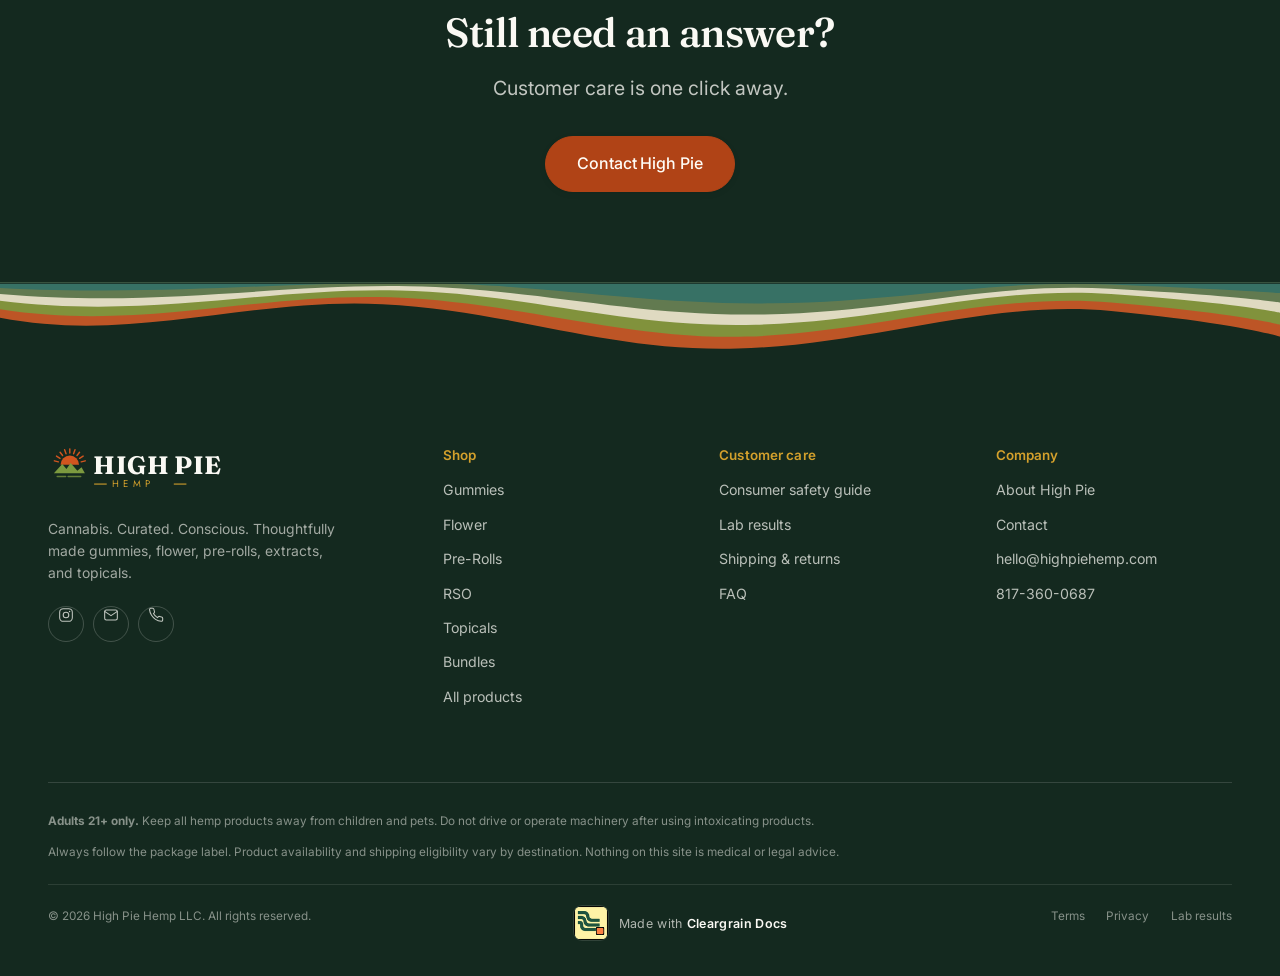
<file: faq.html>
<!doctype html>
<html lang="en">
<head>
<meta charset="utf-8">
<meta name="viewport" content="width=device-width, initial-scale=1">
<meta name="robots" content="index,follow">
<title>Frequently asked questions | High Pie</title>
<meta name="description" content="Answers about High Pie ordering, shipping, product profiles, lab results, safety, and customer care.">
<meta name="theme-color" content="#14291f">
<link rel="preconnect" href="https://fonts.googleapis.com">
<link rel="preconnect" href="https://fonts.gstatic.com" crossorigin>
<link href="https://fonts.googleapis.com/css2?family=Fraunces:ital,opsz,wght@0,9..144,400..700;1,9..144,400..700&amp;family=Inter:wght@400..600&amp;family=Jost:wght@300;400;500;600&amp;display=swap" rel="stylesheet">
<link rel="stylesheet" href="assets/css/styles.css">
<link rel="icon" href="data:image/svg+xml,%3Csvg xmlns='http://www.w3.org/2000/svg' viewBox='0 0 100 100'%3E%3Crect width='100' height='100' rx='18' fill='%2314291f'/%3E%3Cpath d='M28 56a22 22 0 0 1 44 0Z' fill='%23d2551f'/%3E%3Cpath d='M16 72 34 51l10 11 9-13 15 17 10-8 6 14Z' fill='%237c9a3f'/%3E%3C/svg%3E">
</head>
<body>
<a class="skip" href="#main">Skip to content</a>
<div data-chrome="header"></div>

<main id="main">
  <section class="page-head">
    <div class="page-head__glow"></div>
    <div class="wrap">
      <nav class="crumbs" aria-label="Breadcrumb">
        <a href="index.html">Home</a><span aria-hidden="true">›</span><span>FAQ</span>
      </nav>
      <span class="eyebrow">Straight answers</span>
      <h1>How can we help?</h1>
      <p>Quick answers about shopping, delivery, product profiles, safety, and lab results.</p>
    </div>
  </section>

  <section class="section">
    <div class="wrap">
      <div class="split">
        <nav class="toc" aria-label="FAQ topics">
          <div class="filter__title">Topics</div>
          <a href="#orders">Orders & shipping</a>
          <a href="#products">Products & profiles</a>
          <a href="#safety">Safety & lab results</a>
          <a href="#care">Customer care</a>
        </nav>

        <div style="min-width:0">
          <section class="faq-group" id="orders" aria-labelledby="orders-title">
            <h2 id="orders-title">Orders & shipping</h2>
            <div class="acc">
              <div class="acc__item">
                <button class="acc__btn" id="faq-order" aria-expanded="false" aria-controls="faq-order-panel">How do I place an order?<span aria-hidden="true">+</span></button>
                <div class="acc__panel" id="faq-order-panel" role="region" aria-labelledby="faq-order" hidden><div>
                  <p>Choose a product, select any available option, and add it to your cart. Checkout collects your contact and delivery information, then gives you an order number for follow-up.</p>
                </div></div>
              </div>
              <div class="acc__item">
                <button class="acc__btn" id="faq-shipping" aria-expanded="false" aria-controls="faq-shipping-panel">How much is shipping?<span aria-hidden="true">+</span></button>
                <div class="acc__panel" id="faq-shipping-panel" role="region" aria-labelledby="faq-shipping" hidden><div>
                  <p>Standard shipping is $7.95. Orders of $75 or more ship free. Final delivery timing and destination eligibility are confirmed with the order.</p>
                </div></div>
              </div>
              <div class="acc__item">
                <button class="acc__btn" id="faq-order-change" aria-expanded="false" aria-controls="faq-order-change-panel">Can I change or cancel an order?<span aria-hidden="true">+</span></button>
                <div class="acc__panel" id="faq-order-change-panel" role="region" aria-labelledby="faq-order-change" hidden><div>
                  <p>Contact customer care as soon as possible with your order number. Once an order has entered fulfillment, changes may no longer be possible.</p>
                </div></div>
              </div>
            </div>
          </section>

          <section class="faq-group" id="products" aria-labelledby="products-title">
            <h2 id="products-title">Products & profiles</h2>
            <div class="acc">
              <div class="acc__item">
                <button class="acc__btn" id="faq-profile" aria-expanded="false" aria-controls="faq-profile-panel">What are Daybreak, Golden Hour, and Nightfall?<span aria-hidden="true">+</span></button>
                <div class="acc__panel" id="faq-profile-panel" role="region" aria-labelledby="faq-profile" hidden><div>
                  <p>They are High Pie’s three signature profile families: Daybreak for sativa, Golden Hour for hybrid, and Nightfall for indica. The color system makes those families easy to spot across formats.</p>
                </div></div>
              </div>
              <div class="acc__item">
                <button class="acc__btn" id="faq-strength" aria-expanded="false" aria-controls="faq-strength-panel">Where do I find the strength and serving information?<span aria-hidden="true">+</span></button>
                <div class="acc__panel" id="faq-strength-panel" role="region" aria-labelledby="faq-strength" hidden><div>
                  <p>Product pages summarize the format and strength. Always follow the complete directions and warnings printed on the package you receive.</p>
                </div></div>
              </div>
              <div class="acc__item">
                <button class="acc__btn" id="faq-storage" aria-expanded="false" aria-controls="faq-storage-panel">How should products be stored?<span aria-hidden="true">+</span></button>
                <div class="acc__panel" id="faq-storage-panel" role="region" aria-labelledby="faq-storage" hidden><div>
                  <p>Keep products in their original package, secured away from children and pets, and follow the storage directions on the label.</p>
                </div></div>
              </div>
            </div>
          </section>

          <section class="faq-group" id="safety" aria-labelledby="safety-title">
            <h2 id="safety-title">Safety & lab results</h2>
            <div class="acc">
              <div class="acc__item">
                <button class="acc__btn" id="faq-coa" aria-expanded="false" aria-controls="faq-coa-panel">How do I request a certificate of analysis?<span aria-hidden="true">+</span></button>
                <div class="acc__panel" id="faq-coa-panel" role="region" aria-labelledby="faq-coa" hidden><div>
                  <p>Email <a href="mailto:hello@highpiehemp.com?subject=High%20Pie%20lab%20result%20request">hello@highpiehemp.com</a> with the product name and lot code printed on your package. See the <a href="lab-results.html">lab-results guide</a> for matching details.</p>
                </div></div>
              </div>
              <div class="acc__item">
                <button class="acc__btn" id="faq-dose" aria-expanded="false" aria-controls="faq-dose-panel">How much should I take?<span aria-hidden="true">+</span></button>
                <div class="acc__panel" id="faq-dose-panel" role="region" aria-labelledby="faq-dose" hidden><div>
                  <p>Follow the package label. Individual response varies, and edibles can have a delayed onset. Read the <a href="learn.html">safety guide</a> and speak with a qualified health professional when appropriate.</p>
                </div></div>
              </div>
              <div class="acc__item">
                <button class="acc__btn" id="faq-emergency" aria-expanded="false" aria-controls="faq-emergency-panel">What if someone may have taken too much?<span aria-hidden="true">+</span></button>
                <div class="acc__panel" id="faq-emergency-panel" role="region" aria-labelledby="faq-emergency" hidden><div>
                  <p>In the United States, call Poison Control at <a href="tel:18002221222">1-800-222-1222</a>. Call <a href="tel:911">911</a> for an emergency, including trouble breathing, loss of consciousness, or seizure.</p>
                </div></div>
              </div>
            </div>
          </section>

          <section class="faq-group" id="care" aria-labelledby="care-title">
            <h2 id="care-title">Customer care</h2>
            <div class="acc">
              <div class="acc__item">
                <button class="acc__btn" id="faq-contact" aria-expanded="false" aria-controls="faq-contact-panel">How do I contact High Pie?<span aria-hidden="true">+</span></button>
                <div class="acc__panel" id="faq-contact-panel" role="region" aria-labelledby="faq-contact" hidden><div>
                  <p>Visit the <a href="contact.html">contact page</a>, email <a href="mailto:hello@highpiehemp.com">hello@highpiehemp.com</a>, or call <a href="tel:+18173600687">817-360-0687</a>.</p>
                </div></div>
              </div>
              <div class="acc__item">
                <button class="acc__btn" id="faq-privacy" aria-expanded="false" aria-controls="faq-privacy-panel">How is my information used?<span aria-hidden="true">+</span></button>
                <div class="acc__panel" id="faq-privacy-panel" role="region" aria-labelledby="faq-privacy" hidden><div>
                  <p>Checkout details are used to review and fulfill your order. The cart and age confirmation are also stored in your browser. Read the <a href="policies.html#privacy">privacy policy</a> for more.</p>
                </div></div>
              </div>
            </div>
          </section>
        </div>
      </div>
    </div>
  </section>

  <section class="section on-dark center">
    <div class="wrap wrap--narrow">
      <h2>Still need an answer?</h2>
      <p class="lede lede--light" style="margin:1rem auto 2rem">Customer care is one click away.</p>
      <a class="btn btn--lg" href="contact.html">Contact High Pie</a>
    </div>
  </section>
</main>

<div data-chrome="footer"></div>
<script src="assets/js/catalog.js?v=20260725-3"></script>
<script src="assets/js/art.js?v=20260725-3"></script>
<script src="assets/js/site.js?v=20260725-3"></script>
<script>
window.HP_PAGE = function () {
  HP.$$(".acc__btn").forEach(function (button) {
    var panel = document.getElementById(button.getAttribute("aria-controls"));
    var marker = button.querySelector("span[aria-hidden]");
    button.addEventListener("click", function () {
      var willOpen = button.getAttribute("aria-expanded") !== "true";
      button.setAttribute("aria-expanded", String(willOpen));
      panel.hidden = !willOpen;
      panel.style.maxHeight = willOpen ? panel.scrollHeight + "px" : "0";
      marker.textContent = willOpen ? "−" : "+";
    });
  });
};
</script>
</body>
</html>
</file>
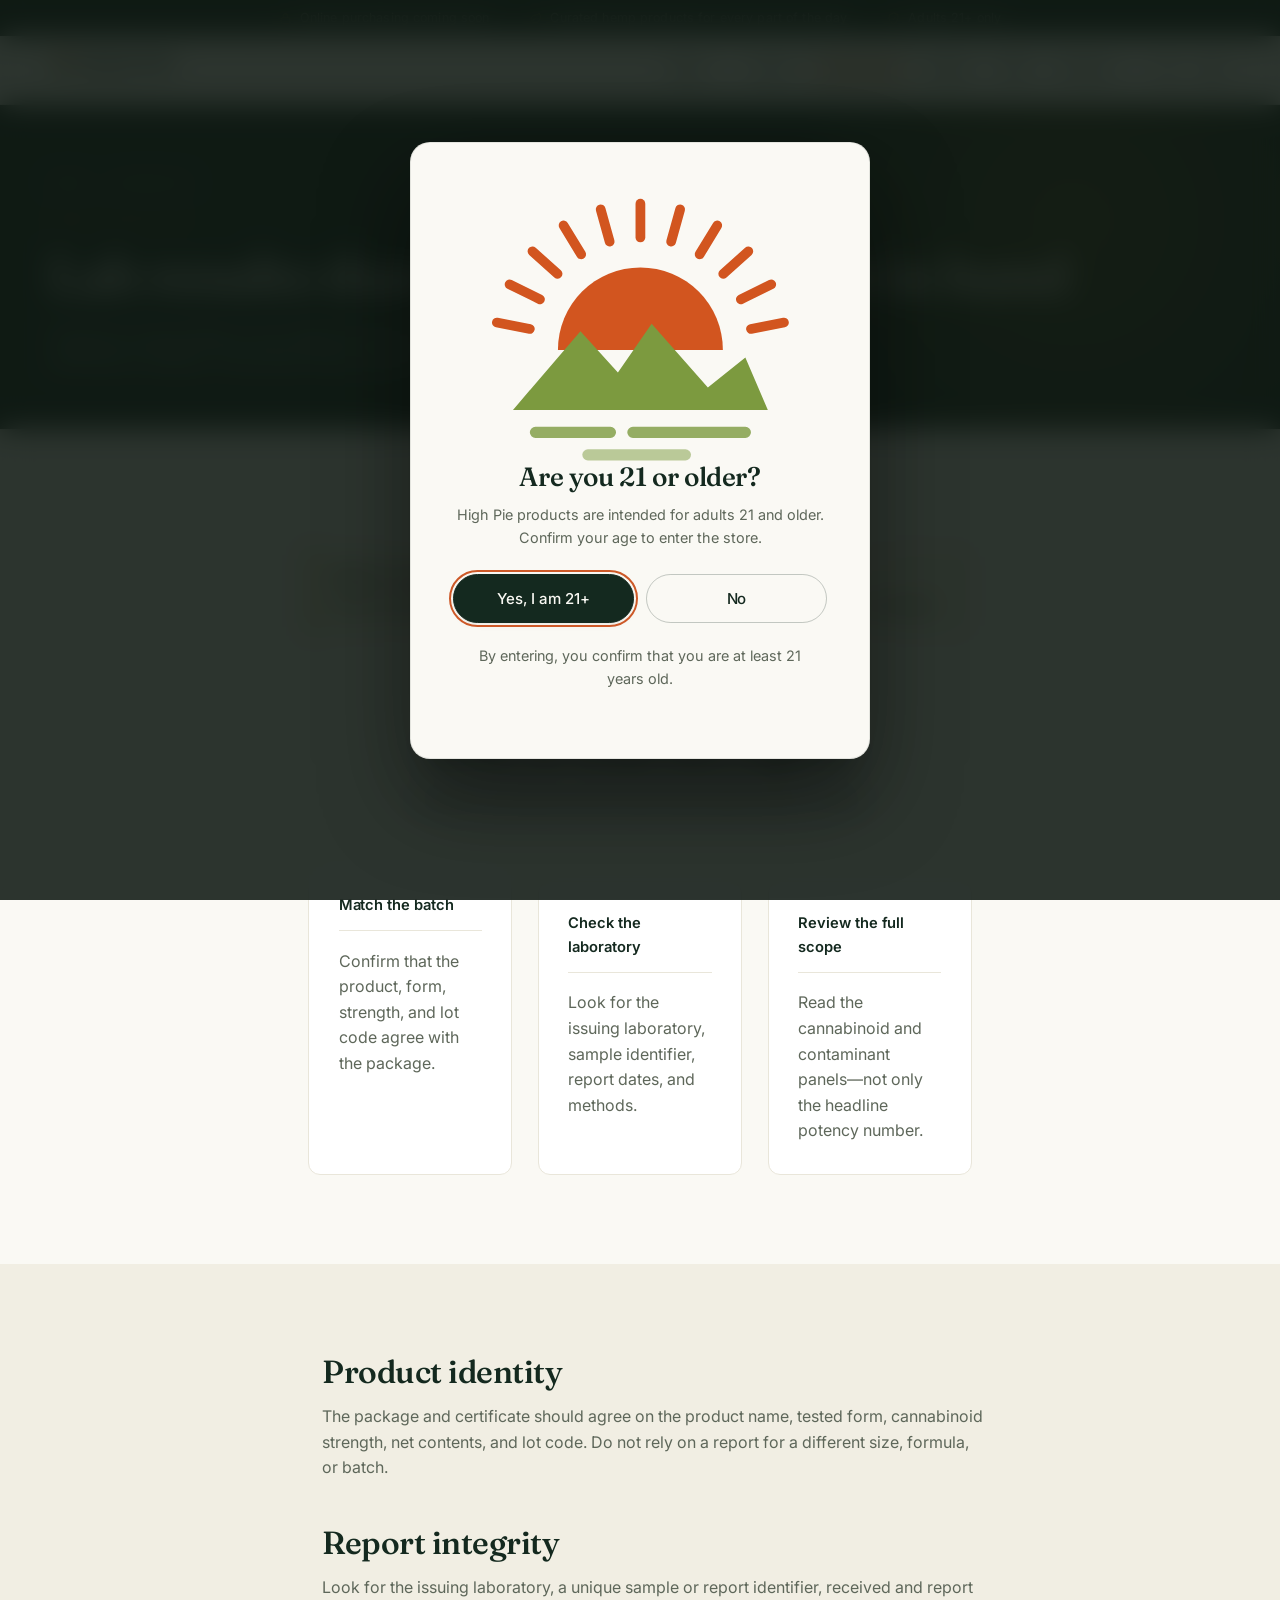
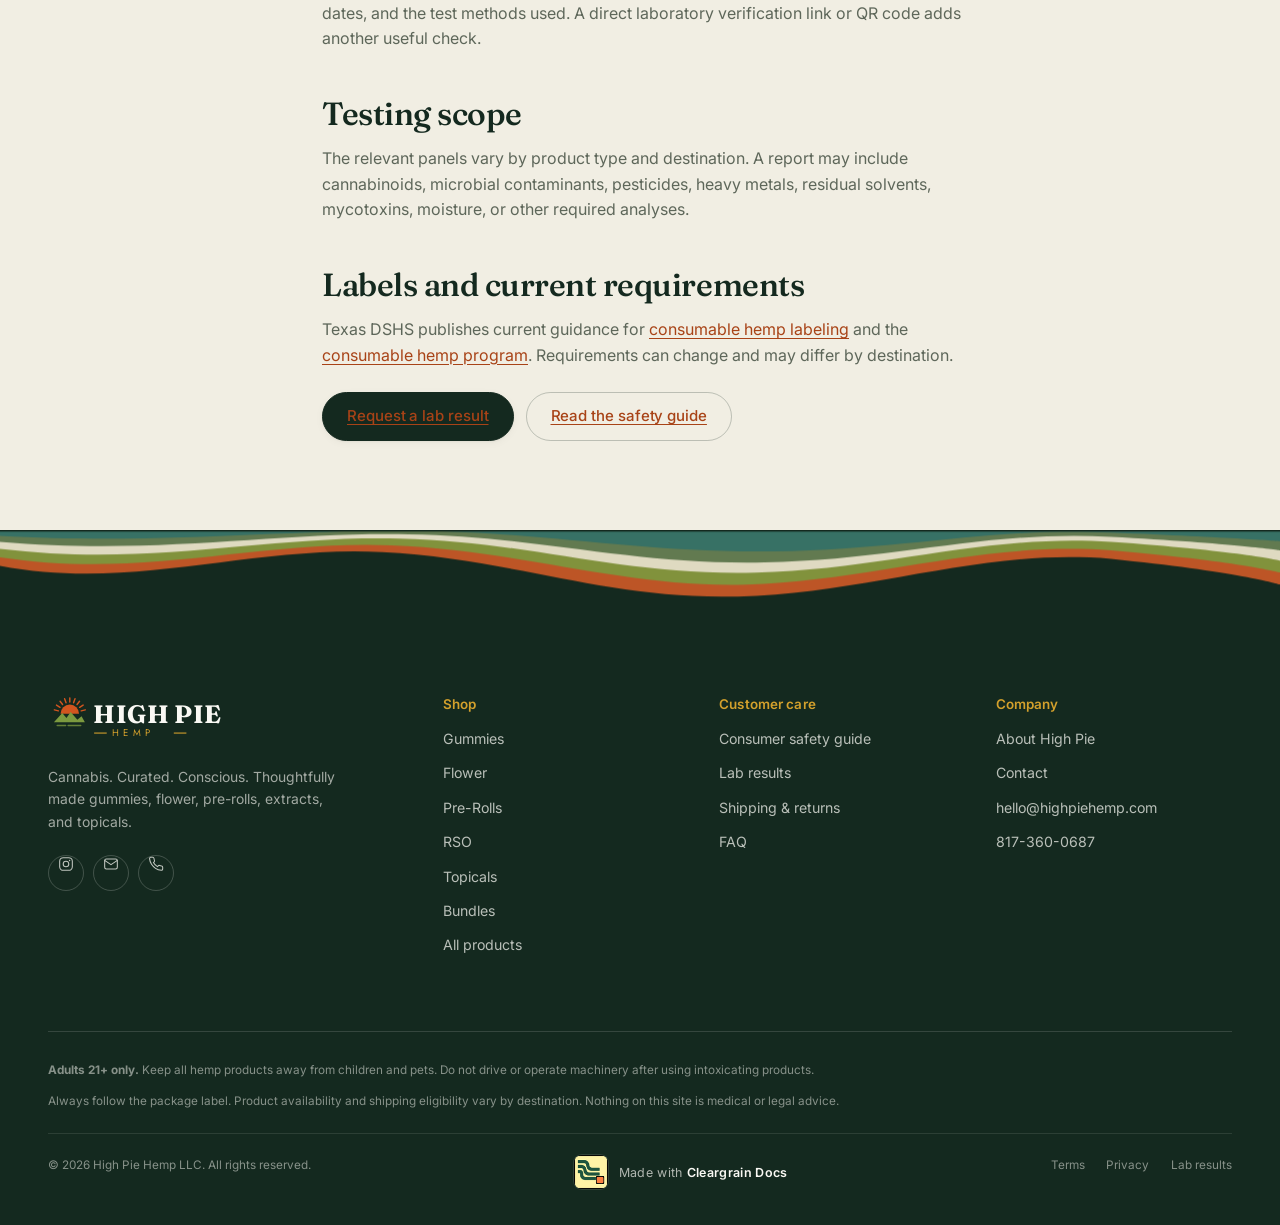
<file: lab-results.html>
<!doctype html>
<html lang="en">
<head>
<meta charset="utf-8">
<meta name="viewport" content="width=device-width, initial-scale=1">
<meta name="robots" content="index,follow">
<title>Lab results | High Pie</title>
<meta name="description" content="Learn how to match a High Pie batch code to its certificate of analysis and understand the report.">
<meta name="theme-color" content="#14291f">
<link rel="preconnect" href="https://fonts.googleapis.com">
<link rel="preconnect" href="https://fonts.gstatic.com" crossorigin>
<link href="https://fonts.googleapis.com/css2?family=Fraunces:ital,opsz,wght@0,9..144,400..700;1,9..144,400..700&amp;family=Inter:wght@400..600&amp;family=Jost:wght@300;400;500;600&amp;display=swap" rel="stylesheet">
<link rel="stylesheet" href="assets/css/styles.css">
<link rel="icon" href="data:image/svg+xml,%3Csvg xmlns='http://www.w3.org/2000/svg' viewBox='0 0 100 100'%3E%3Crect width='100' height='100' rx='18' fill='%2314291f'/%3E%3Cpath d='M28 56a22 22 0 0 1 44 0Z' fill='%23d2551f'/%3E%3Cpath d='M16 72 34 51l10 11 9-13 15 17 10-8 6 14Z' fill='%237c9a3f'/%3E%3C/svg%3E">
</head>
<body>
<a class="skip" href="#main">Skip to content</a>
<div data-chrome="header"></div>

<main id="main">
  <section class="page-head">
    <div class="page-head__glow"></div>
    <div class="wrap">
      <nav class="crumbs" aria-label="Breadcrumb">
        <a href="index.html">Home</a><span aria-hidden="true">›</span><span>Lab results</span>
      </nav>
      <span class="eyebrow">Know your batch</span>
      <h1>Lab results that match the product in hand</h1>
      <p>
        Use the lot code printed on your High Pie package when requesting or reviewing a
        certificate of analysis. The product name, strength, and lot should match exactly.
      </p>
    </div>
  </section>

  <section class="section">
    <div class="wrap wrap--narrow">
      <div class="note">
        <strong>Need a certificate?</strong>
        Email <a href="mailto:hello@highpiehemp.com?subject=High%20Pie%20lab%20result%20request">hello@highpiehemp.com</a>
        with the product name and lot code from the package.
      </div>

      <div class="section-head center" style="margin-top:3.5rem">
        <span class="eyebrow">Three quick checks</span>
        <h2>How to read the report</h2>
        <p>A useful certificate should make these details easy to verify.</p>
      </div>
      <div class="grid grid--3">
        <article class="panel">
          <div class="panel__title">Match the batch</div>
          <p style="color:var(--muted)">Confirm that the product, form, strength, and lot code agree with the package.</p>
        </article>
        <article class="panel">
          <div class="panel__title">Check the laboratory</div>
          <p style="color:var(--muted)">Look for the issuing laboratory, sample identifier, report dates, and methods.</p>
        </article>
        <article class="panel">
          <div class="panel__title">Review the full scope</div>
          <p style="color:var(--muted)">Read the cannabinoid and contaminant panels—not only the headline potency number.</p>
        </article>
      </div>
    </div>
  </section>

  <section class="section on-kraft">
    <div class="wrap">
      <div class="split">
        <nav class="toc" aria-label="On this page">
          <div class="filter__title">COA guide</div>
          <a href="#identity">Product identity</a>
          <a href="#report">Report integrity</a>
          <a href="#scope">Testing scope</a>
          <a href="#labels">Labels and law</a>
        </nav>

        <div class="prose">
          <h2 id="identity">Product identity</h2>
          <p>
            The package and certificate should agree on the product name, tested form, cannabinoid
            strength, net contents, and lot code. Do not rely on a report for a different size,
            formula, or batch.
          </p>

          <h2 id="report">Report integrity</h2>
          <p>
            Look for the issuing laboratory, a unique sample or report identifier, received and
            report dates, and the test methods used. A direct laboratory verification link or QR
            code adds another useful check.
          </p>

          <h2 id="scope">Testing scope</h2>
          <p>
            The relevant panels vary by product type and destination. A report may include
            cannabinoids, microbial contaminants, pesticides, heavy metals, residual solvents,
            mycotoxins, moisture, or other required analyses.
          </p>

          <h2 id="labels">Labels and current requirements</h2>
          <p>
            Texas DSHS publishes current guidance for
            <a href="https://www.dshs.texas.gov/consumable-hemp-program/labeling">consumable hemp
            labeling</a> and the
            <a href="https://www.dshs.texas.gov/consumable-hemp-program/consumable-hemp-products-frequently-asked-questions">consumable hemp program</a>.
            Requirements can change and may differ by destination.
          </p>
          <div class="flex gap-1 wrapf mt-2">
            <a class="btn btn--forest" href="mailto:hello@highpiehemp.com?subject=High%20Pie%20lab%20result%20request">Request a lab result</a>
            <a class="btn btn--ghost" href="learn.html">Read the safety guide</a>
          </div>
        </div>
      </div>
    </div>
  </section>
</main>

<div data-chrome="footer"></div>
<script src="assets/js/catalog.js?v=20260725-3"></script>
<script src="assets/js/art.js?v=20260725-3"></script>
<script src="assets/js/site.js?v=20260725-3"></script>
</body>
</html>
</file>
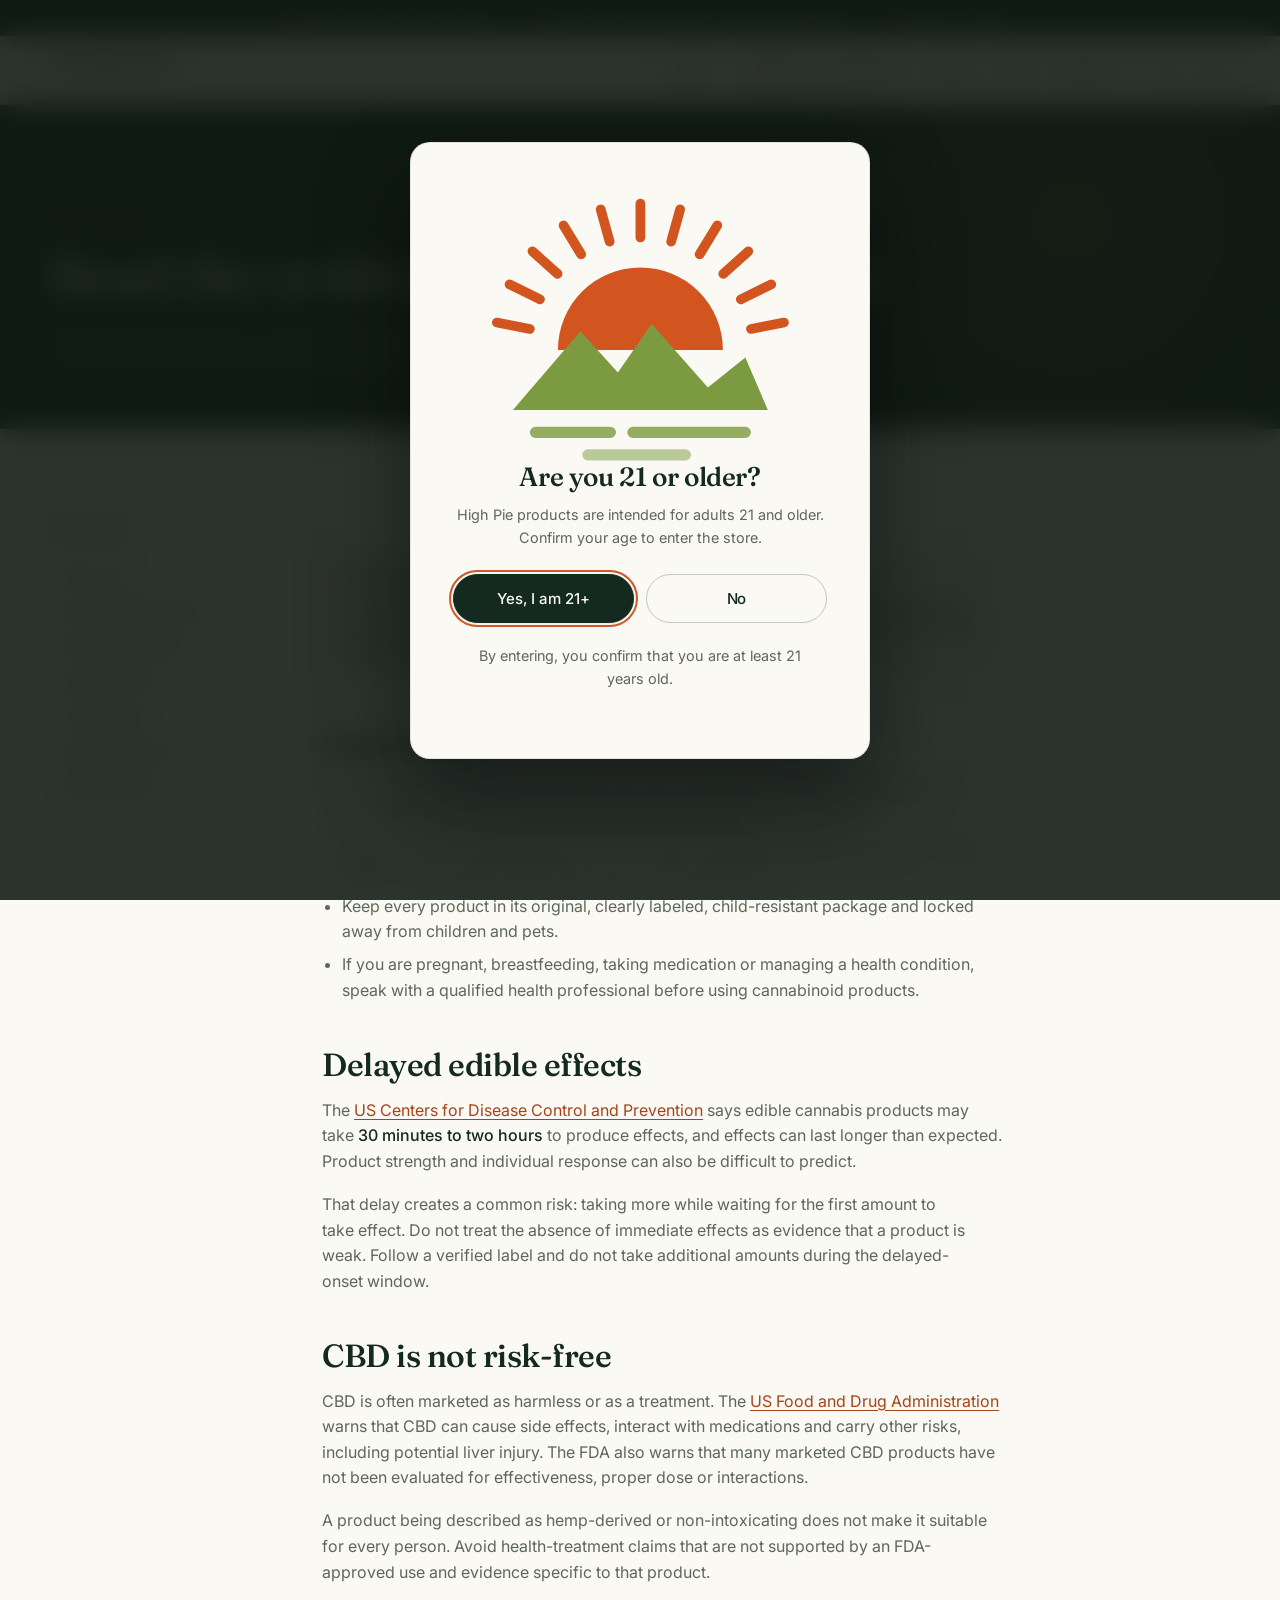
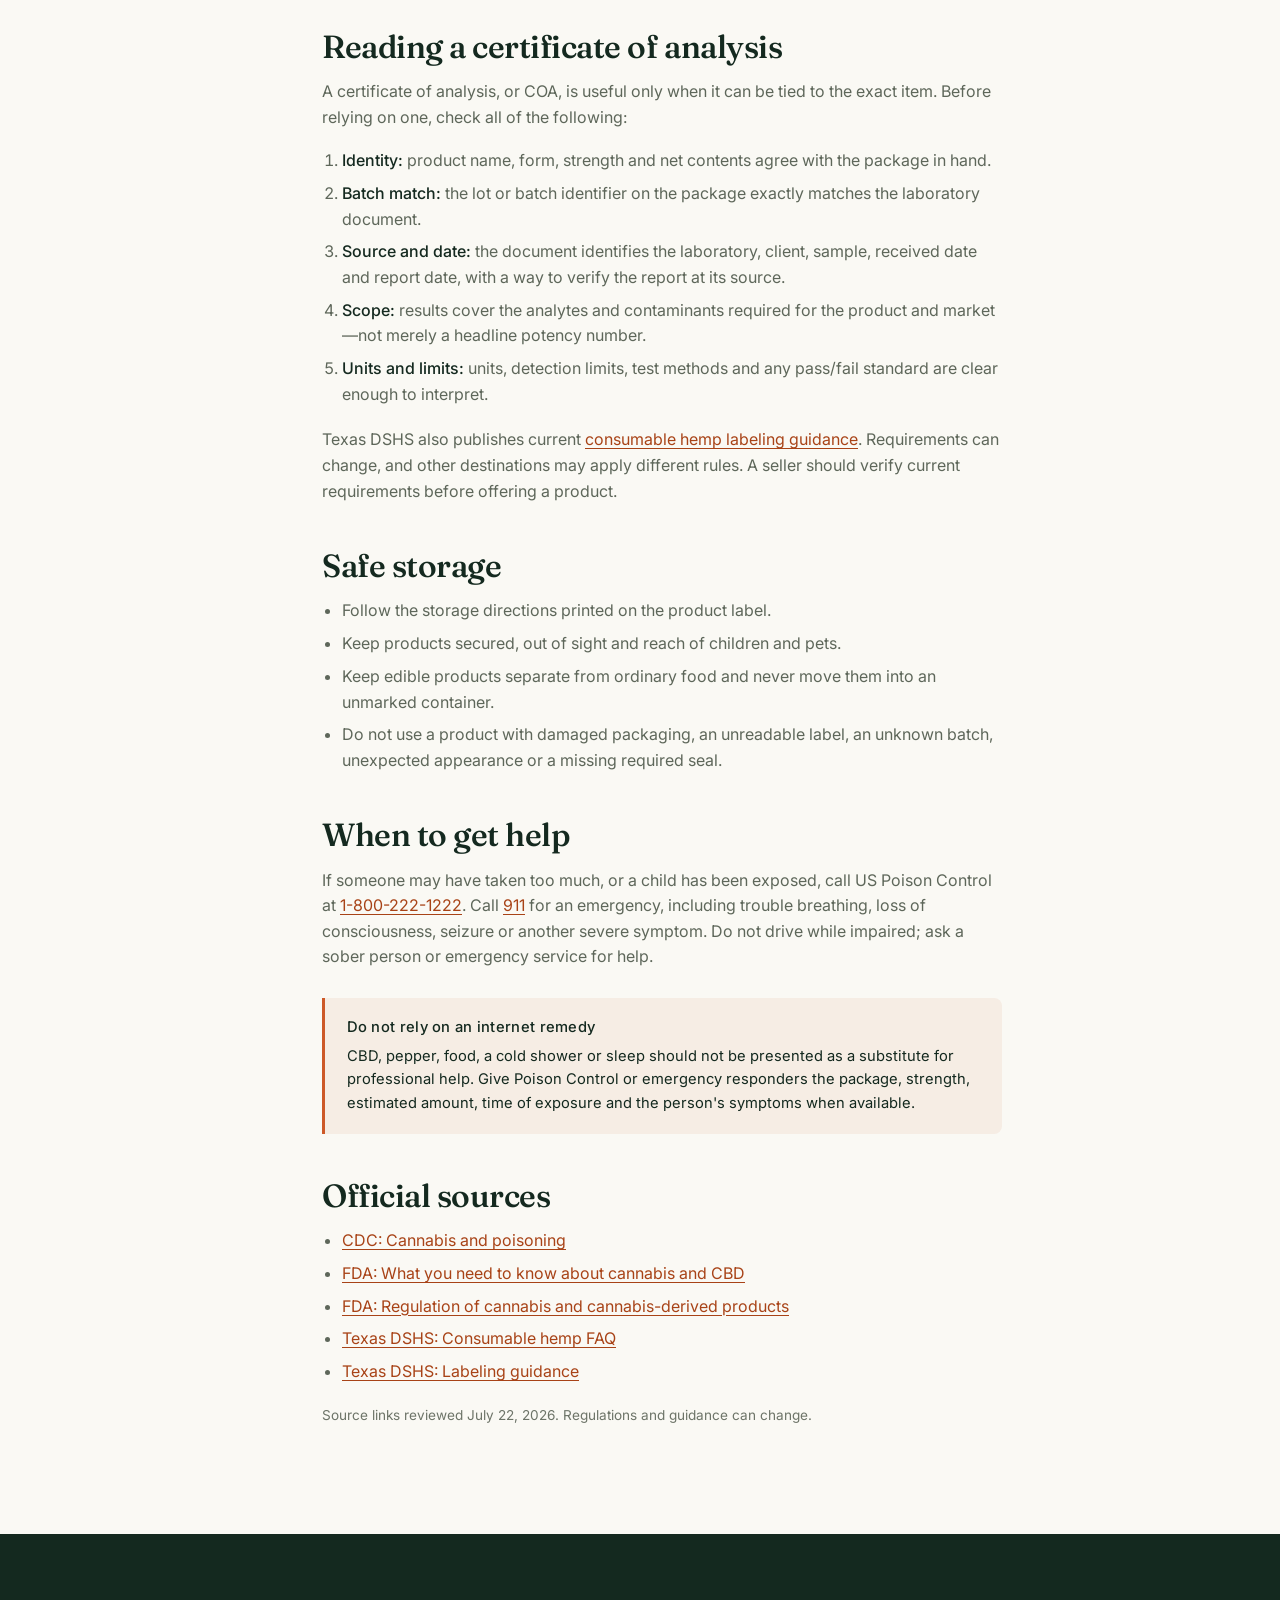
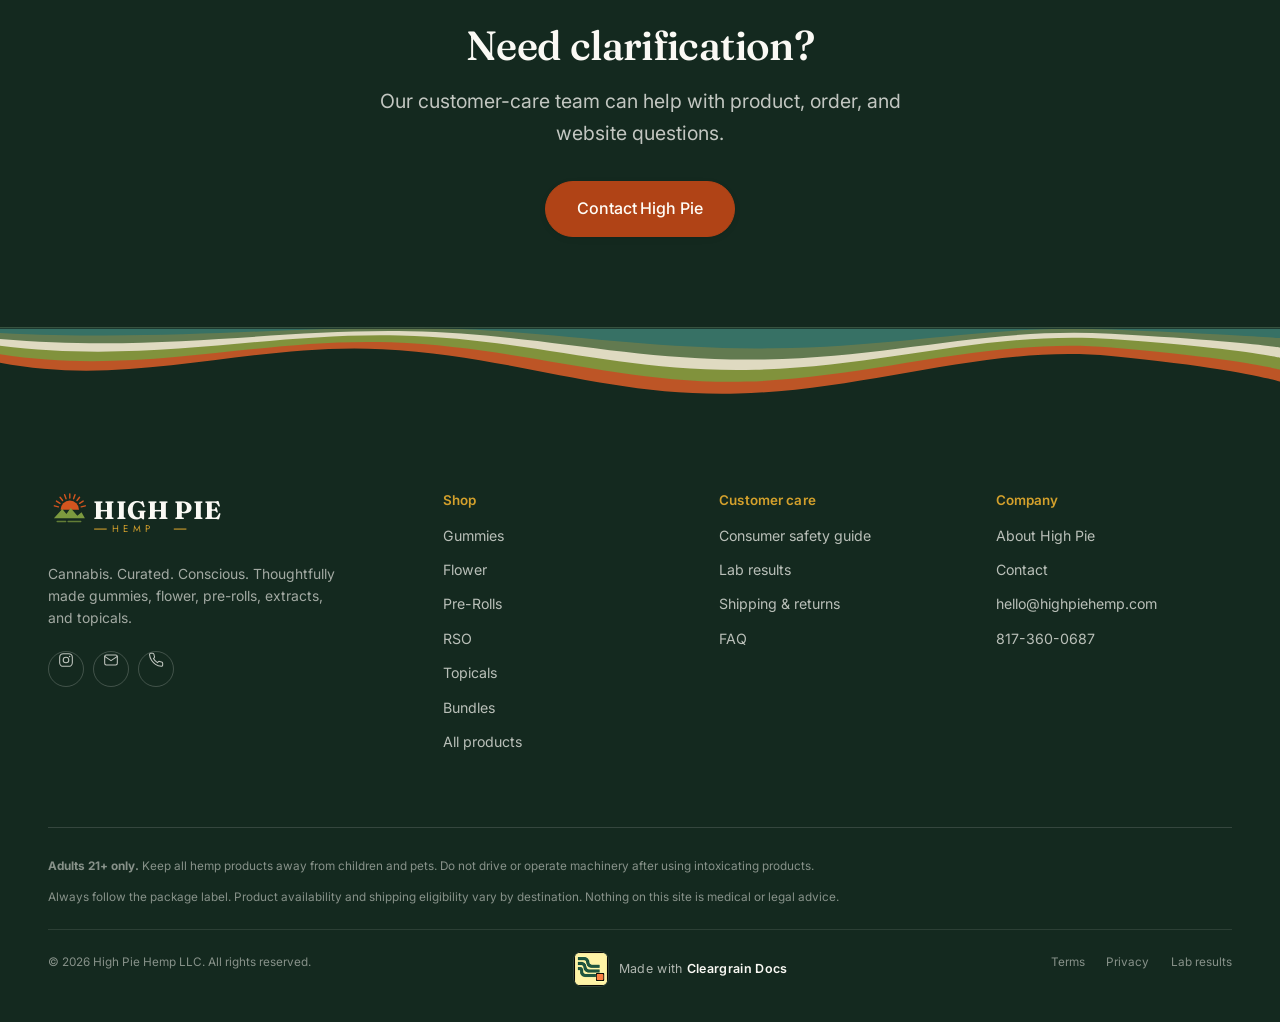
<file: learn.html>
<!doctype html>
<html lang="en">
<head>
<meta charset="utf-8">
<meta name="viewport" content="width=device-width, initial-scale=1">
<meta name="robots" content="index,follow">
<title>Safety and label guide | High Pie</title>
<meta name="description" content="A conservative guide to delayed edible effects, CBD risks, certificates of analysis, storage and when to seek help.">
<meta name="theme-color" content="#14291f">
<link rel="preconnect" href="https://fonts.googleapis.com">
<link rel="preconnect" href="https://fonts.gstatic.com" crossorigin>
<link href="https://fonts.googleapis.com/css2?family=Fraunces:ital,opsz,wght@0,9..144,400..700;1,9..144,400..700&amp;family=Inter:wght@400..600&amp;family=Jost:wght@300;400;500;600&amp;display=swap" rel="stylesheet">
<link rel="stylesheet" href="assets/css/styles.css">
<link rel="icon" href="data:image/svg+xml,%3Csvg xmlns='http://www.w3.org/2000/svg' viewBox='0 0 100 100'%3E%3Crect width='100' height='100' rx='18' fill='%2314291f'/%3E%3Cpath d='M28 56a22 22 0 0 1 44 0Z' fill='%23d2551f'/%3E%3Cpath d='M16 72 34 51l10 11 9-13 15 17 10-8 6 14Z' fill='%237c9a3f'/%3E%3C/svg%3E">
</head>
<body>
<a class="skip" href="#main">Skip to content</a>
<div data-chrome="header"></div>

<main id="main">
  <section class="page-head">
    <div class="page-head__glow"></div>
    <div class="wrap">
      <nav class="crumbs" aria-label="Breadcrumb">
        <a href="index.html">Home</a><span aria-hidden="true">›</span><span>Learn</span>
      </nav>
      <span class="eyebrow">Safety first</span>
      <h1>Read the evidence, not the promise</h1>
      <p>
        Straightforward guidance for reading labels, understanding delayed effects, storing
        products safely, and knowing when to seek help.
      </p>
    </div>
  </section>

  <section class="section">
    <div class="wrap">
      <div class="split">
        <nav class="toc" aria-label="On this page">
          <div class="filter__title">On this page</div>
          <a href="#before">Before use</a>
          <a href="#edibles">Delayed edible effects</a>
          <a href="#cbd">CBD is not risk-free</a>
          <a href="#coa">Reading a COA</a>
          <a href="#storage">Safe storage</a>
          <a href="#help">When to get help</a>
          <a href="#sources">Official sources</a>
        </nav>

        <div class="prose">
          <div class="note note--warn">
            <strong>Start with the package label</strong>
            Product images and descriptions are not a substitute for the directions and warnings
            on the item in your hand. Follow that label, and ask a qualified health professional
            when your health, medication, or tolerance makes the decision uncertain.
          </div>

          <h2 id="before">Before use</h2>
          <ul>
            <li>Do not use cannabis products before driving, operating machinery or doing anything
              that depends on unimpaired judgment or coordination.</li>
            <li>Do not combine cannabis with alcohol or other intoxicating substances. The combined
              effects can be unpredictable and may increase impairment.</li>
            <li>Keep every product in its original, clearly labeled, child-resistant package and
              locked away from children and pets.</li>
            <li>If you are pregnant, breastfeeding, taking medication or managing a health
              condition, speak with a qualified health professional before using cannabinoid products.</li>
          </ul>

          <h2 id="edibles">Delayed edible effects</h2>
          <p>
            The <a href="https://www.cdc.gov/cannabis/health-effects/poisoning.html">US Centers for
            Disease Control and Prevention</a> says edible cannabis products may take
            <strong>30 minutes to two hours</strong> to produce effects, and effects can last longer
            than expected. Product strength and individual response can also be difficult to predict.
          </p>
          <p>
            That delay creates a common risk: taking more while waiting for the first amount to take
            effect. Do not treat the absence of immediate effects as evidence that a product is weak.
            Follow a verified label and do not take additional amounts during the delayed-onset window.
          </p>

          <h2 id="cbd">CBD is not risk-free</h2>
          <p>
            CBD is often marketed as harmless or as a treatment. The
            <a href="https://www.fda.gov/consumers/consumer-updates/what-you-need-know-and-what-were-working-find-out-about-products-containing-cannabis-or-cannabis">US Food and Drug Administration</a>
            warns that CBD can cause side effects, interact with medications and carry other risks,
            including potential liver injury. The FDA also warns that many marketed CBD products
            have not been evaluated for effectiveness, proper dose or interactions.
          </p>
          <p>
            A product being described as hemp-derived or non-intoxicating does not make it suitable
            for every person. Avoid health-treatment claims that are not supported by an FDA-approved
            use and evidence specific to that product.
          </p>

          <h2 id="coa">Reading a certificate of analysis</h2>
          <p>
            A certificate of analysis, or COA, is useful only when it can be tied to the exact item.
            Before relying on one, check all of the following:
          </p>
          <ol>
            <li><strong>Identity:</strong> product name, form, strength and net contents agree with
              the package in hand.</li>
            <li><strong>Batch match:</strong> the lot or batch identifier on the package exactly
              matches the laboratory document.</li>
            <li><strong>Source and date:</strong> the document identifies the laboratory, client,
              sample, received date and report date, with a way to verify the report at its source.</li>
            <li><strong>Scope:</strong> results cover the analytes and contaminants required for the
              product and market—not merely a headline potency number.</li>
            <li><strong>Units and limits:</strong> units, detection limits, test methods and any
              pass/fail standard are clear enough to interpret.</li>
          </ol>
          <p>
            Texas DSHS also publishes current
            <a href="https://www.dshs.texas.gov/consumable-hemp-program/labeling">consumable hemp
            labeling guidance</a>. Requirements can change, and other destinations may apply
            different rules. A seller should verify current requirements before offering a product.
          </p>

          <h2 id="storage">Safe storage</h2>
          <ul>
            <li>Follow the storage directions printed on the product label.</li>
            <li>Keep products secured, out of sight and reach of children and pets.</li>
            <li>Keep edible products separate from ordinary food and never move them into an
              unmarked container.</li>
            <li>Do not use a product with damaged packaging, an unreadable label, an unknown batch,
              unexpected appearance or a missing required seal.</li>
          </ul>

          <h2 id="help">When to get help</h2>
          <p>
            If someone may have taken too much, or a child has been exposed, call US Poison Control
            at <a href="tel:18002221222">1-800-222-1222</a>. Call <a href="tel:911">911</a> for an
            emergency, including trouble breathing, loss of consciousness, seizure or another severe
            symptom. Do not drive while impaired; ask a sober person or emergency service for help.
          </p>
          <div class="note note--warn">
            <strong>Do not rely on an internet remedy</strong>
            CBD, pepper, food, a cold shower or sleep should not be presented as a substitute for
            professional help. Give Poison Control or emergency responders the package, strength,
            estimated amount, time of exposure and the person's symptoms when available.
          </div>

          <h2 id="sources">Official sources</h2>
          <ul>
            <li><a href="https://www.cdc.gov/cannabis/health-effects/poisoning.html">CDC: Cannabis and poisoning</a></li>
            <li><a href="https://www.fda.gov/consumers/consumer-updates/what-you-need-know-and-what-were-working-find-out-about-products-containing-cannabis-or-cannabis">FDA: What you need to know about cannabis and CBD</a></li>
            <li><a href="https://www.fda.gov/news-events/public-health-focus/fda-regulation-cannabis-and-cannabis-derived-products-including-cannabidiol-cbd?mmtest=true&amp;mmtrack=1431-2463-2-15-1-0">FDA: Regulation of cannabis and cannabis-derived products</a></li>
            <li><a href="https://www.dshs.texas.gov/consumable-hemp-program/consumable-hemp-products-frequently-asked-questions">Texas DSHS: Consumable hemp FAQ</a></li>
            <li><a href="https://www.dshs.texas.gov/consumable-hemp-program/labeling">Texas DSHS: Labeling guidance</a></li>
          </ul>
          <p style="font-size:.85rem;color:var(--muted-2)">Source links reviewed July 22, 2026. Regulations and guidance can change.</p>
        </div>
      </div>
    </div>
  </section>

  <section class="section on-dark center">
    <div class="wrap wrap--narrow">
      <h2>Need clarification?</h2>
      <p class="lede lede--light" style="margin:1rem auto 2rem">
        Our customer-care team can help with product, order, and website questions.
      </p>
      <a class="btn btn--lg" href="contact.html">Contact High Pie</a>
    </div>
  </section>
</main>

<div data-chrome="footer"></div>

<script src="assets/js/catalog.js?v=20260725-3"></script>
<script src="assets/js/art.js?v=20260725-3"></script>
<script src="assets/js/site.js?v=20260725-3"></script>
</body>
</html>
</file>
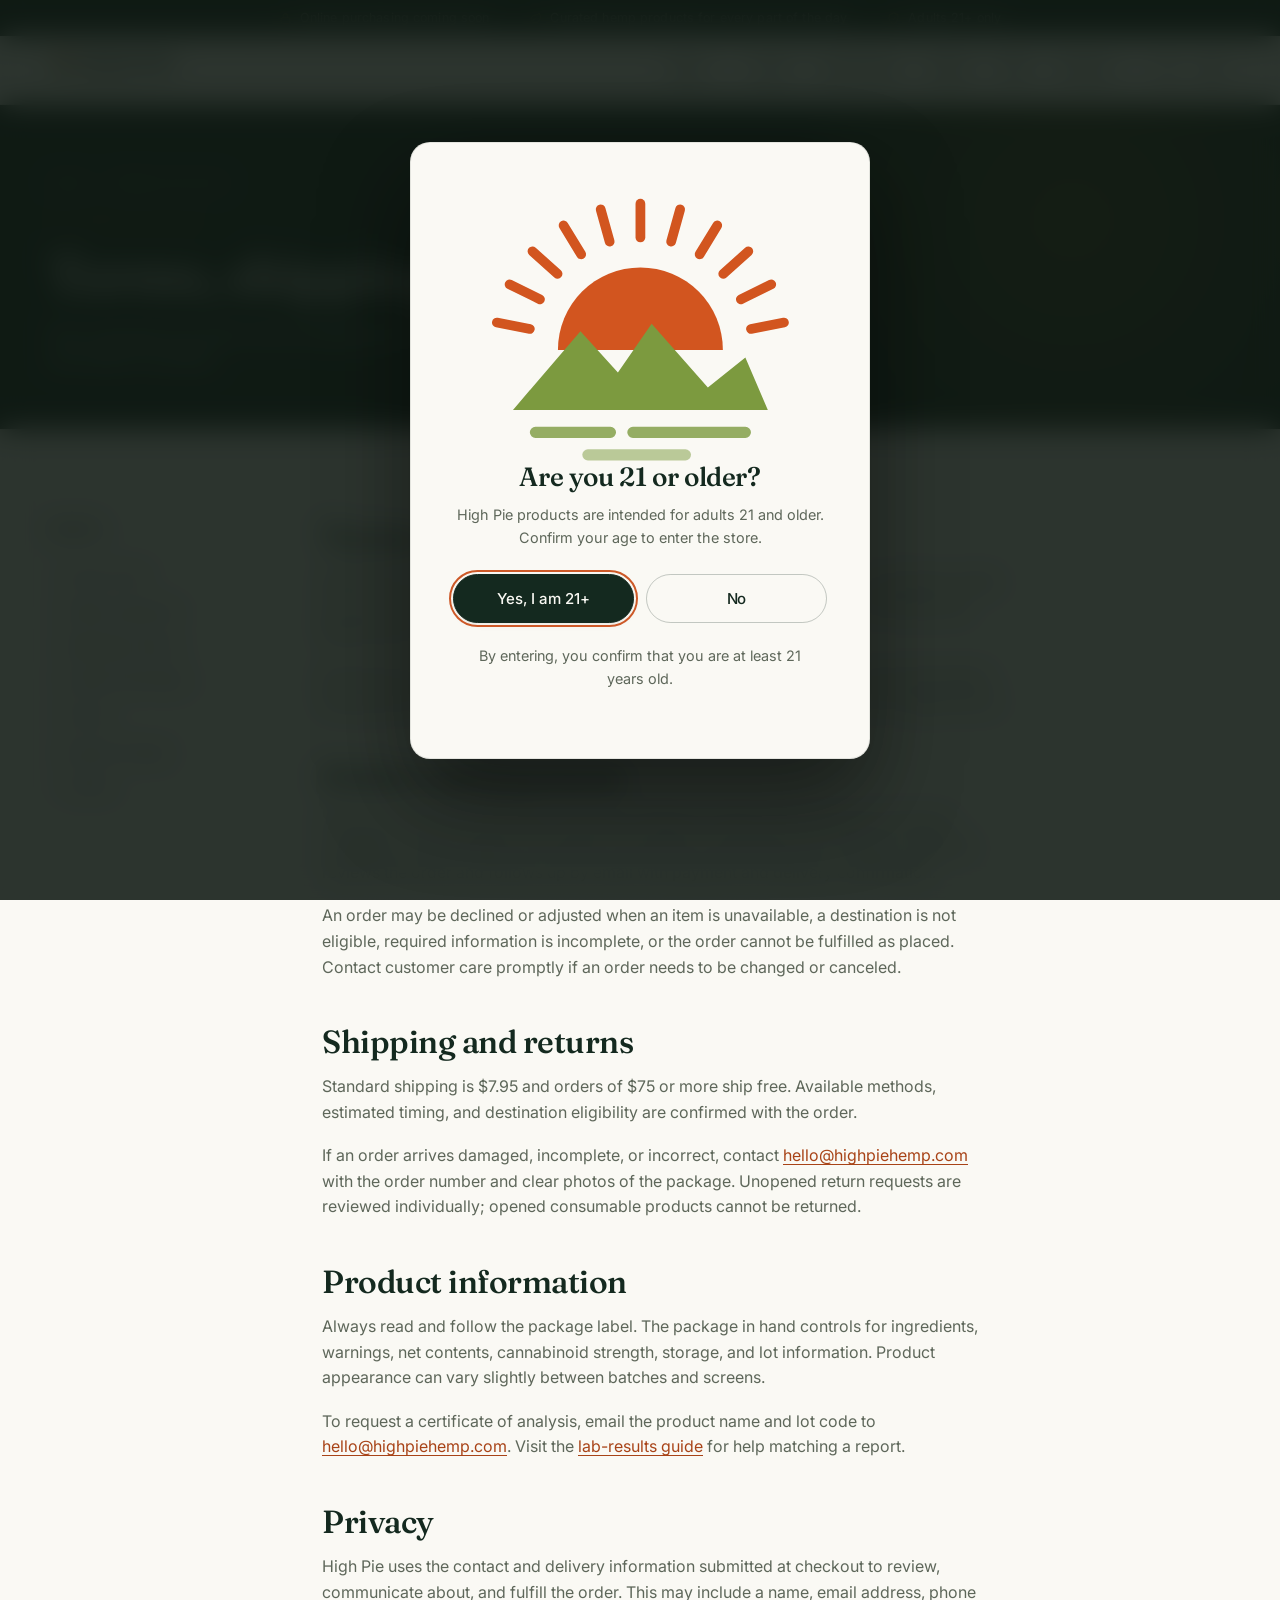
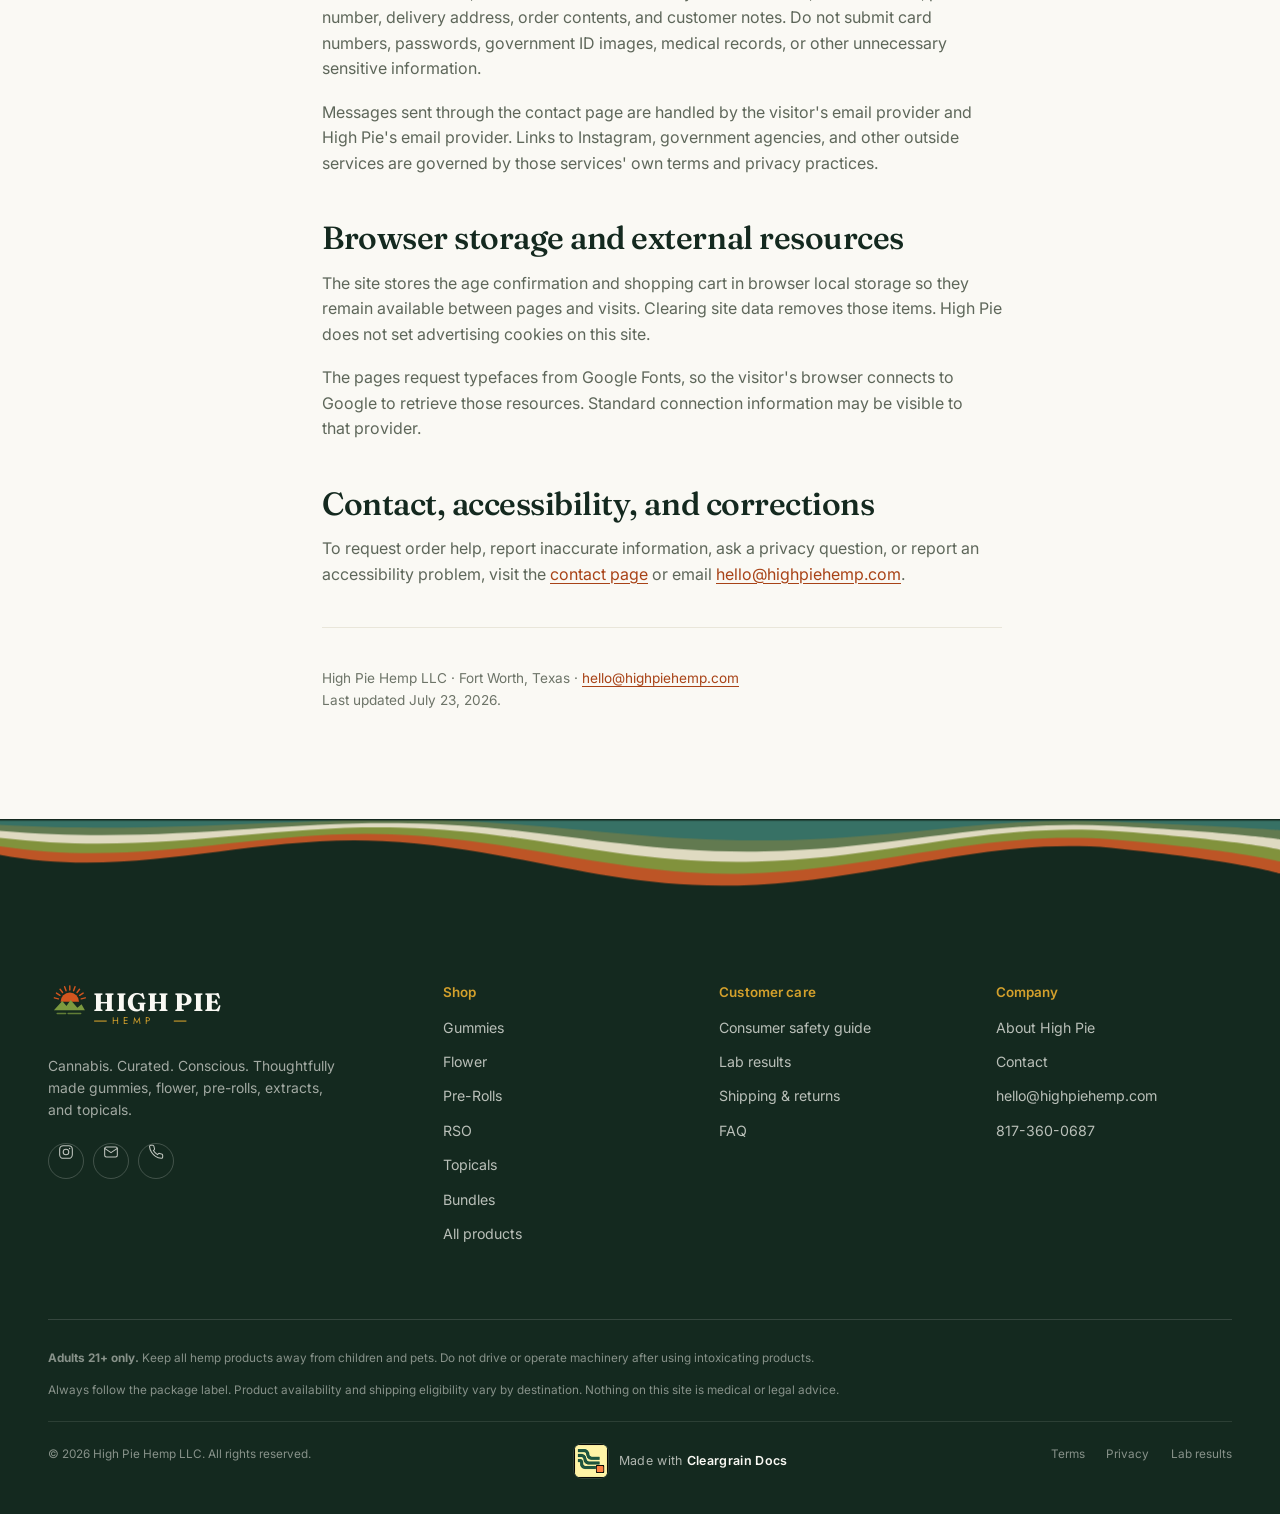
<file: policies.html>
<!doctype html>
<html lang="en">
<head>
<meta charset="utf-8">
<meta name="viewport" content="width=device-width, initial-scale=1">
<meta name="robots" content="index,follow">
<title>Terms, shipping, and privacy | High Pie</title>
<meta name="description" content="High Pie terms, ordering, shipping, returns, product information, and privacy practices.">
<meta name="theme-color" content="#14291f">
<link rel="preconnect" href="https://fonts.googleapis.com">
<link rel="preconnect" href="https://fonts.gstatic.com" crossorigin>
<link href="https://fonts.googleapis.com/css2?family=Fraunces:ital,opsz,wght@0,9..144,400..700;1,9..144,400..700&amp;family=Inter:wght@400..600&amp;family=Jost:wght@300;400;500;600&amp;display=swap" rel="stylesheet">
<link rel="stylesheet" href="assets/css/styles.css">
<link rel="icon" href="data:image/svg+xml,%3Csvg xmlns='http://www.w3.org/2000/svg' viewBox='0 0 100 100'%3E%3Crect width='100' height='100' rx='18' fill='%2314291f'/%3E%3Cpath d='M28 56a22 22 0 0 1 44 0Z' fill='%23d2551f'/%3E%3Cpath d='M16 72 34 51l10 11 9-13 15 17 10-8 6 14Z' fill='%237c9a3f'/%3E%3C/svg%3E">
</head>
<body>
<a class="skip" href="#main">Skip to content</a>
<div data-chrome="header"></div>

<main id="main">
  <section class="page-head">
    <div class="page-head__glow"></div>
    <div class="wrap">
      <nav class="crumbs" aria-label="Breadcrumb">
        <a href="index.html">Home</a><span aria-hidden="true">›</span><span>Terms & policies</span>
      </nav>
      <span class="eyebrow">The useful details</span>
      <h1>Terms, shipping, and privacy</h1>
      <p>Plain-language information about shopping with High Pie and how customer information is handled.</p>
    </div>
  </section>

  <section class="section">
    <div class="wrap">
      <div class="split">
        <nav class="toc" aria-label="On this page">
          <div class="filter__title">Sections</div>
          <a href="#terms">Terms of use</a>
          <a href="#orders">Orders & payment</a>
          <a href="#shipping">Shipping & returns</a>
          <a href="#products">Product information</a>
          <a href="#privacy">Privacy</a>
          <a href="#storage">Browser storage</a>
          <a href="#contact-policy">Contact</a>
        </nav>

        <div class="prose">
          <h2 id="terms">Terms of use</h2>
          <p>
            High Pie products are intended for adults 21 and older. By using this site or placing
            an order, you confirm that you meet the age requirement and that your purchase and
            delivery are lawful where you live. Product eligibility can vary by destination.
          </p>
          <p>
            Do not use intoxicating products before driving or operating machinery. Keep all
            products secured away from children and pets. Information on this site is not medical
            or legal advice.
          </p>

          <h2 id="orders">Orders and payment</h2>
          <p>
            Prices are shown in US dollars. Checkout creates an order record using the products,
            quantities, contact details, and delivery information submitted by the customer.
            High Pie reviews the order and follows up by email with payment and delivery confirmation.
          </p>
          <p>
            An order may be declined or adjusted when an item is unavailable, a destination is not
            eligible, required information is incomplete, or the order cannot be fulfilled as placed.
            Contact customer care promptly if an order needs to be changed or canceled.
          </p>

          <h2 id="shipping">Shipping and returns</h2>
          <p>
            Standard shipping is $7.95 and orders of $75 or more ship free. Available methods,
            estimated timing, and destination eligibility are confirmed with the order.
          </p>
          <p>
            If an order arrives damaged, incomplete, or incorrect, contact
            <a href="mailto:hello@highpiehemp.com?subject=High%20Pie%20order%20help">hello@highpiehemp.com</a>
            with the order number and clear photos of the package. Unopened return requests are
            reviewed individually; opened consumable products cannot be returned.
          </p>

          <h2 id="products">Product information</h2>
          <p>
            Always read and follow the package label. The package in hand controls for ingredients,
            warnings, net contents, cannabinoid strength, storage, and lot information. Product
            appearance can vary slightly between batches and screens.
          </p>
          <p>
            To request a certificate of analysis, email the product name and lot code to
            <a href="mailto:hello@highpiehemp.com?subject=High%20Pie%20lab%20result%20request">hello@highpiehemp.com</a>.
            Visit the <a href="lab-results.html">lab-results guide</a> for help matching a report.
          </p>

          <h2 id="privacy">Privacy</h2>
          <p>
            High Pie uses the contact and delivery information submitted at checkout to review,
            communicate about, and fulfill the order. This may include a name, email address,
            phone number, delivery address, order contents, and customer notes. Do not submit card
            numbers, passwords, government ID images, medical records, or other unnecessary
            sensitive information.
          </p>
          <p>
            Messages sent through the contact page are handled by the visitor's email provider
            and High Pie's email provider. Links to Instagram, government agencies, and other
            outside services are governed by those services' own terms and privacy practices.
          </p>

          <h2 id="storage">Browser storage and external resources</h2>
          <p>
            The site stores the age confirmation and shopping cart in browser local storage so
            they remain available between pages and visits. Clearing site data removes those items.
            High Pie does not set advertising cookies on this site.
          </p>
          <p>
            The pages request typefaces from Google Fonts, so the visitor's browser connects to
            Google to retrieve those resources. Standard connection information may be visible to
            that provider.
          </p>

          <h2 id="contact-policy">Contact, accessibility, and corrections</h2>
          <p>
            To request order help, report inaccurate information, ask a privacy question, or
            report an accessibility problem, visit the <a href="contact.html">contact page</a> or
            email <a href="mailto:hello@highpiehemp.com">hello@highpiehemp.com</a>.
          </p>

          <hr>
          <p style="font-size:.85rem;color:var(--muted-2)">
            High Pie Hemp LLC · Fort Worth, Texas ·
            <a href="mailto:hello@highpiehemp.com">hello@highpiehemp.com</a><br>
            Last updated July 23, 2026.
          </p>
        </div>
      </div>
    </div>
  </section>
</main>

<div data-chrome="footer"></div>
<script src="assets/js/catalog.js?v=20260725-3"></script>
<script src="assets/js/art.js?v=20260725-3"></script>
<script src="assets/js/site.js?v=20260725-3"></script>
</body>
</html>
</file>
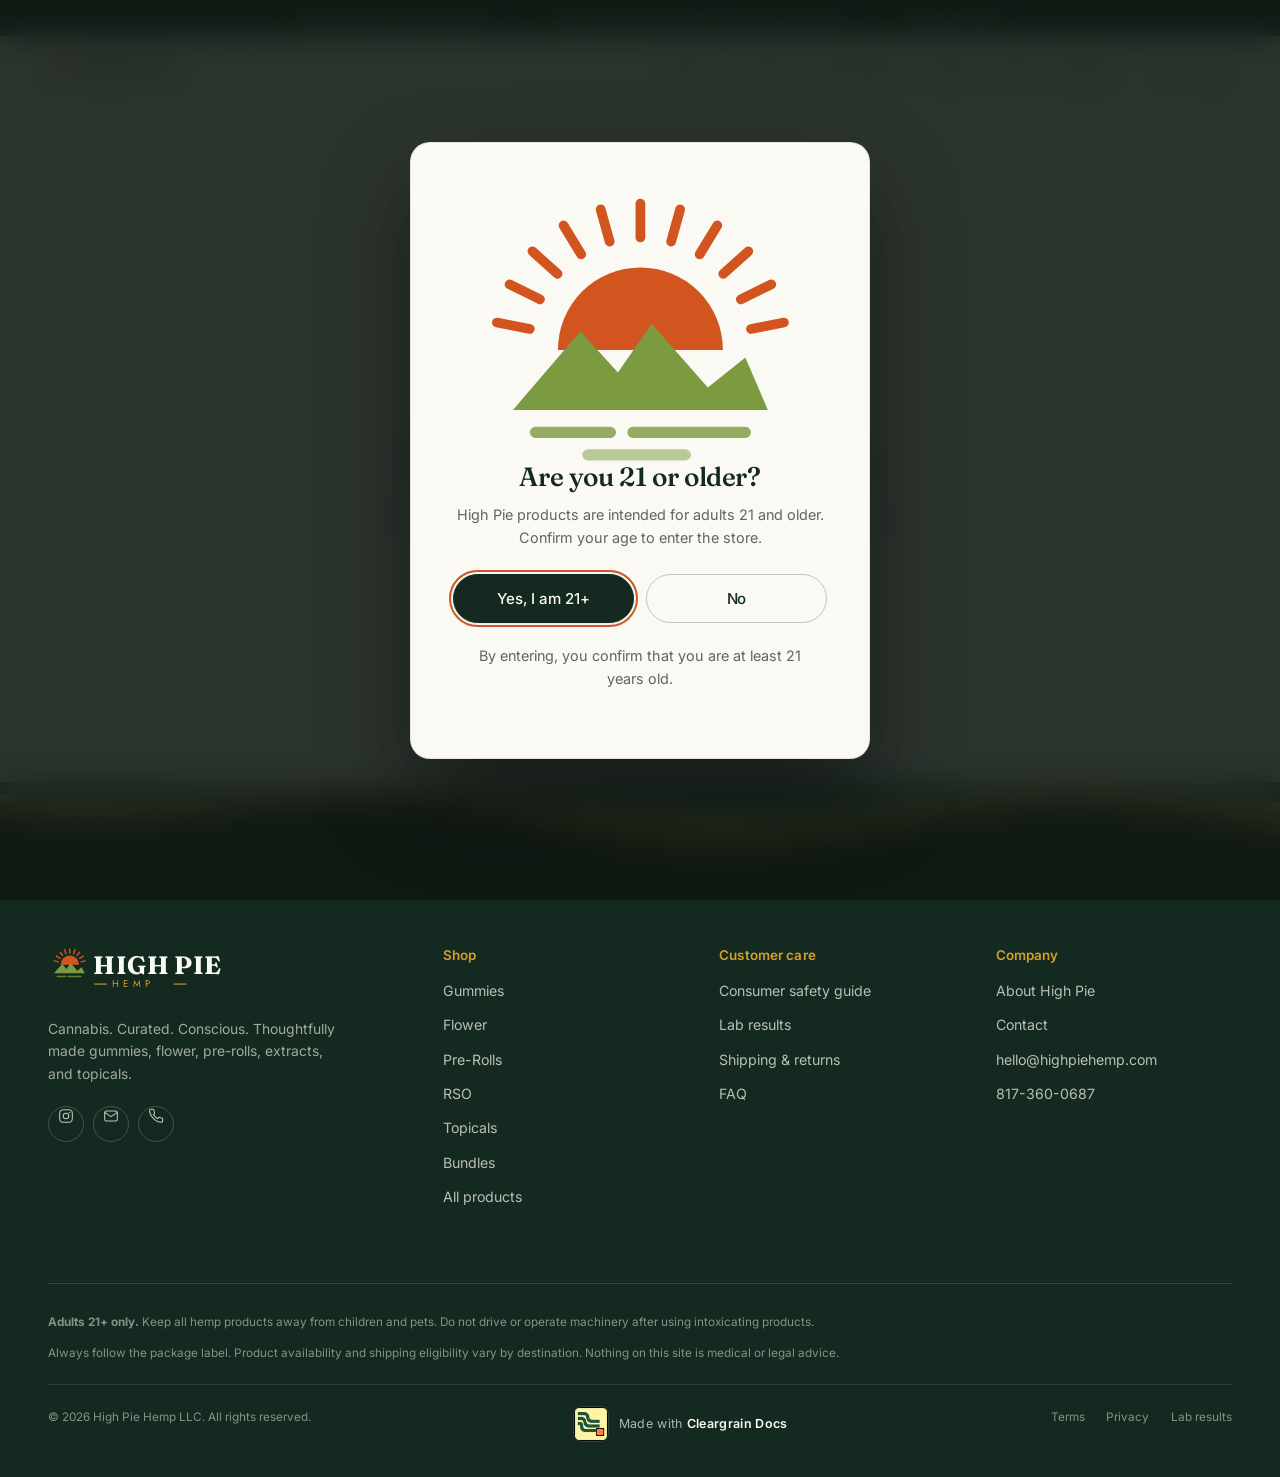
<file: product.html>
<!doctype html>
<html lang="en">
<head>
<meta charset="utf-8">
<meta name="viewport" content="width=device-width, initial-scale=1">
<title>Shop High Pie</title>
<meta name="description" content="Explore product details, images, options, and pricing from High Pie.">
<meta name="robots" content="index,follow">
<meta name="theme-color" content="#14291f">
<link rel="preconnect" href="https://fonts.googleapis.com">
<link rel="preconnect" href="https://fonts.gstatic.com" crossorigin>
<link href="https://fonts.googleapis.com/css2?family=Fraunces:ital,opsz,wght@0,9..144,400..700;1,9..144,400..700&family=Inter:wght@400..600&family=Jost:wght@300;400;500;600&display=swap" rel="stylesheet">
<link rel="stylesheet" href="assets/css/styles.css">
<link rel="icon" href="data:image/svg+xml,%3Csvg xmlns='http://www.w3.org/2000/svg' viewBox='0 0 100 100'%3E%3Crect width='100' height='100' rx='18' fill='%2314291f'/%3E%3Cpath d='M28 56a22 22 0 0 1 44 0Z' fill='%23d2551f'/%3E%3Cpath d='M16 72 34 51l10 11 9-13 15 17 10-8 6 14Z' fill='%237c9a3f'/%3E%3C/svg%3E">
</head>
<body>
<a class="skip" href="#main">Skip to content</a>
<div data-chrome="header"></div>

<main id="main" data-pdp>
  <div class="wrap" style="padding-block:2rem 4rem">
    <p data-loading>Loading…</p>
  </div>
</main>

<div data-chrome="footer"></div>

<script src="assets/js/catalog.js?v=20260725-3"></script>
<script src="assets/js/art.js?v=20260725-3"></script>
<script src="assets/js/site.js?v=20260725-3"></script>
<script src="assets/js/product.js?v=20260725-3"></script>
</body>
</html>
</file>
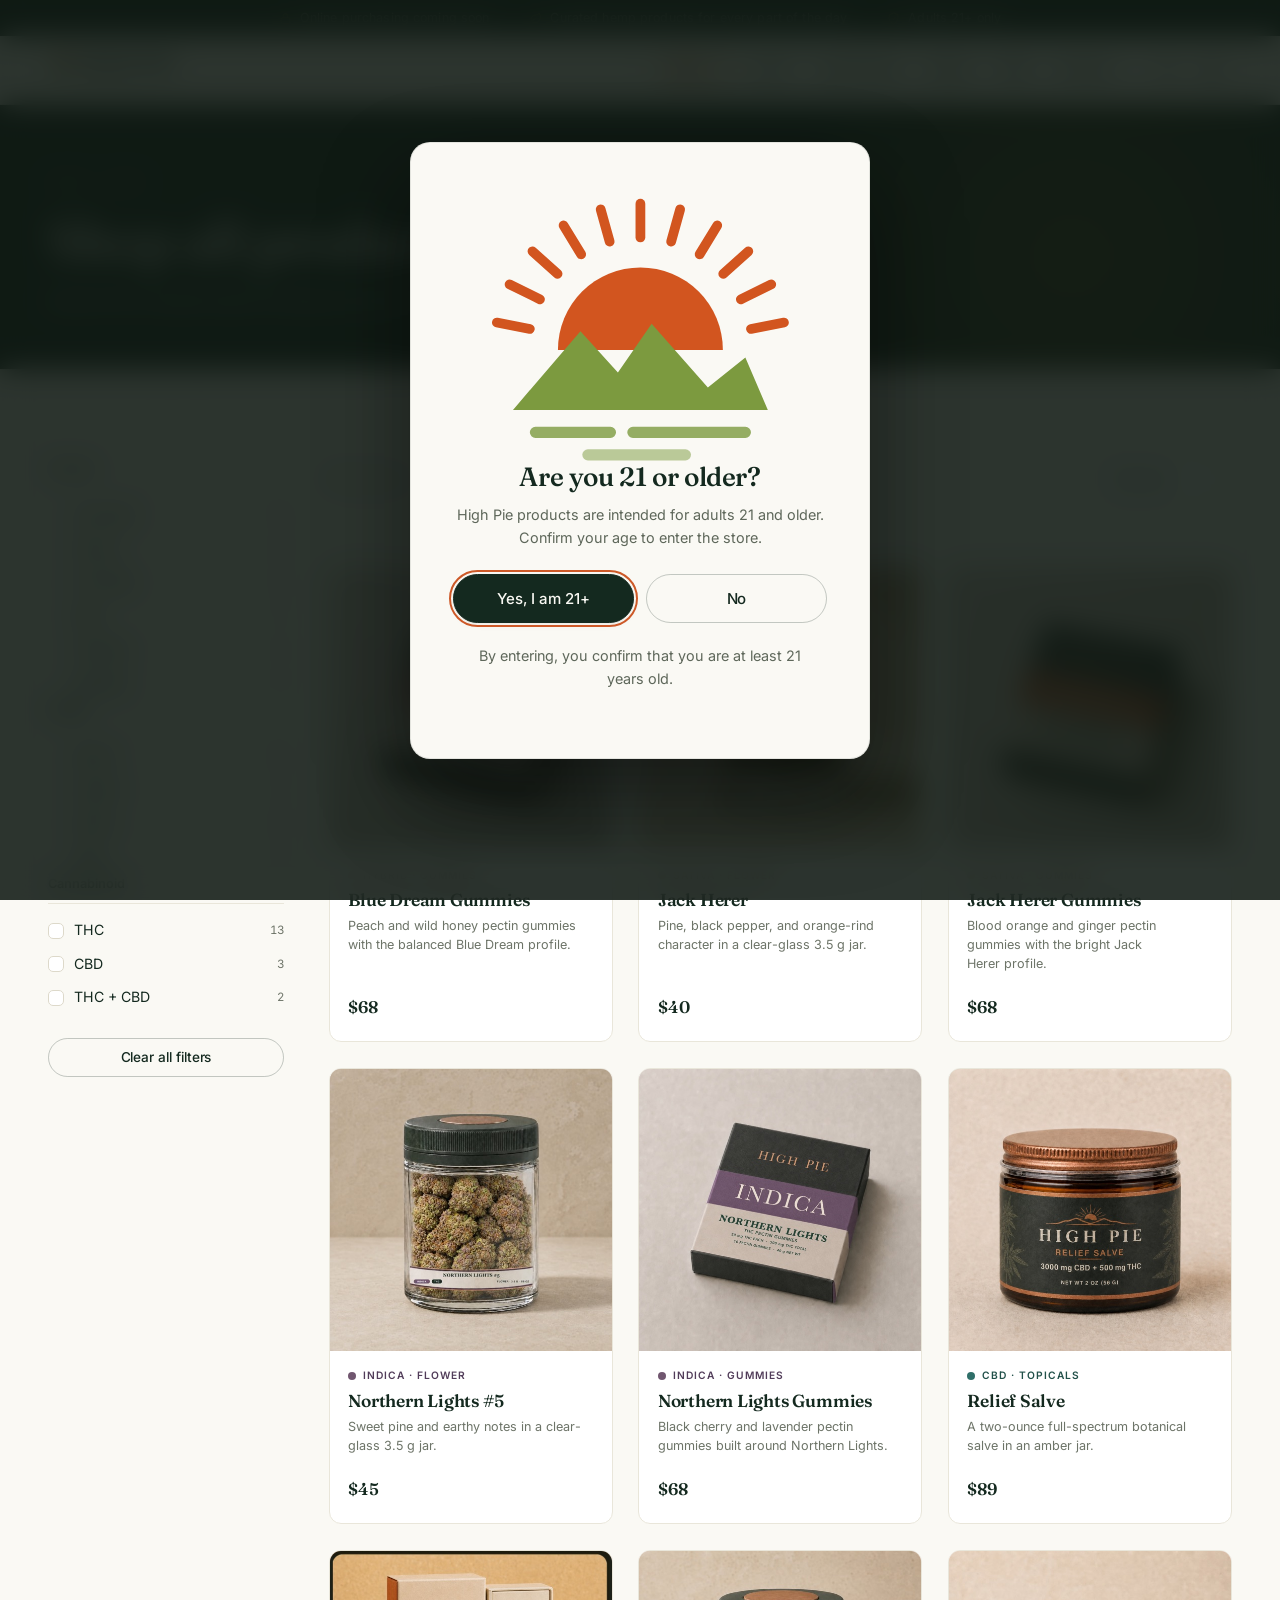
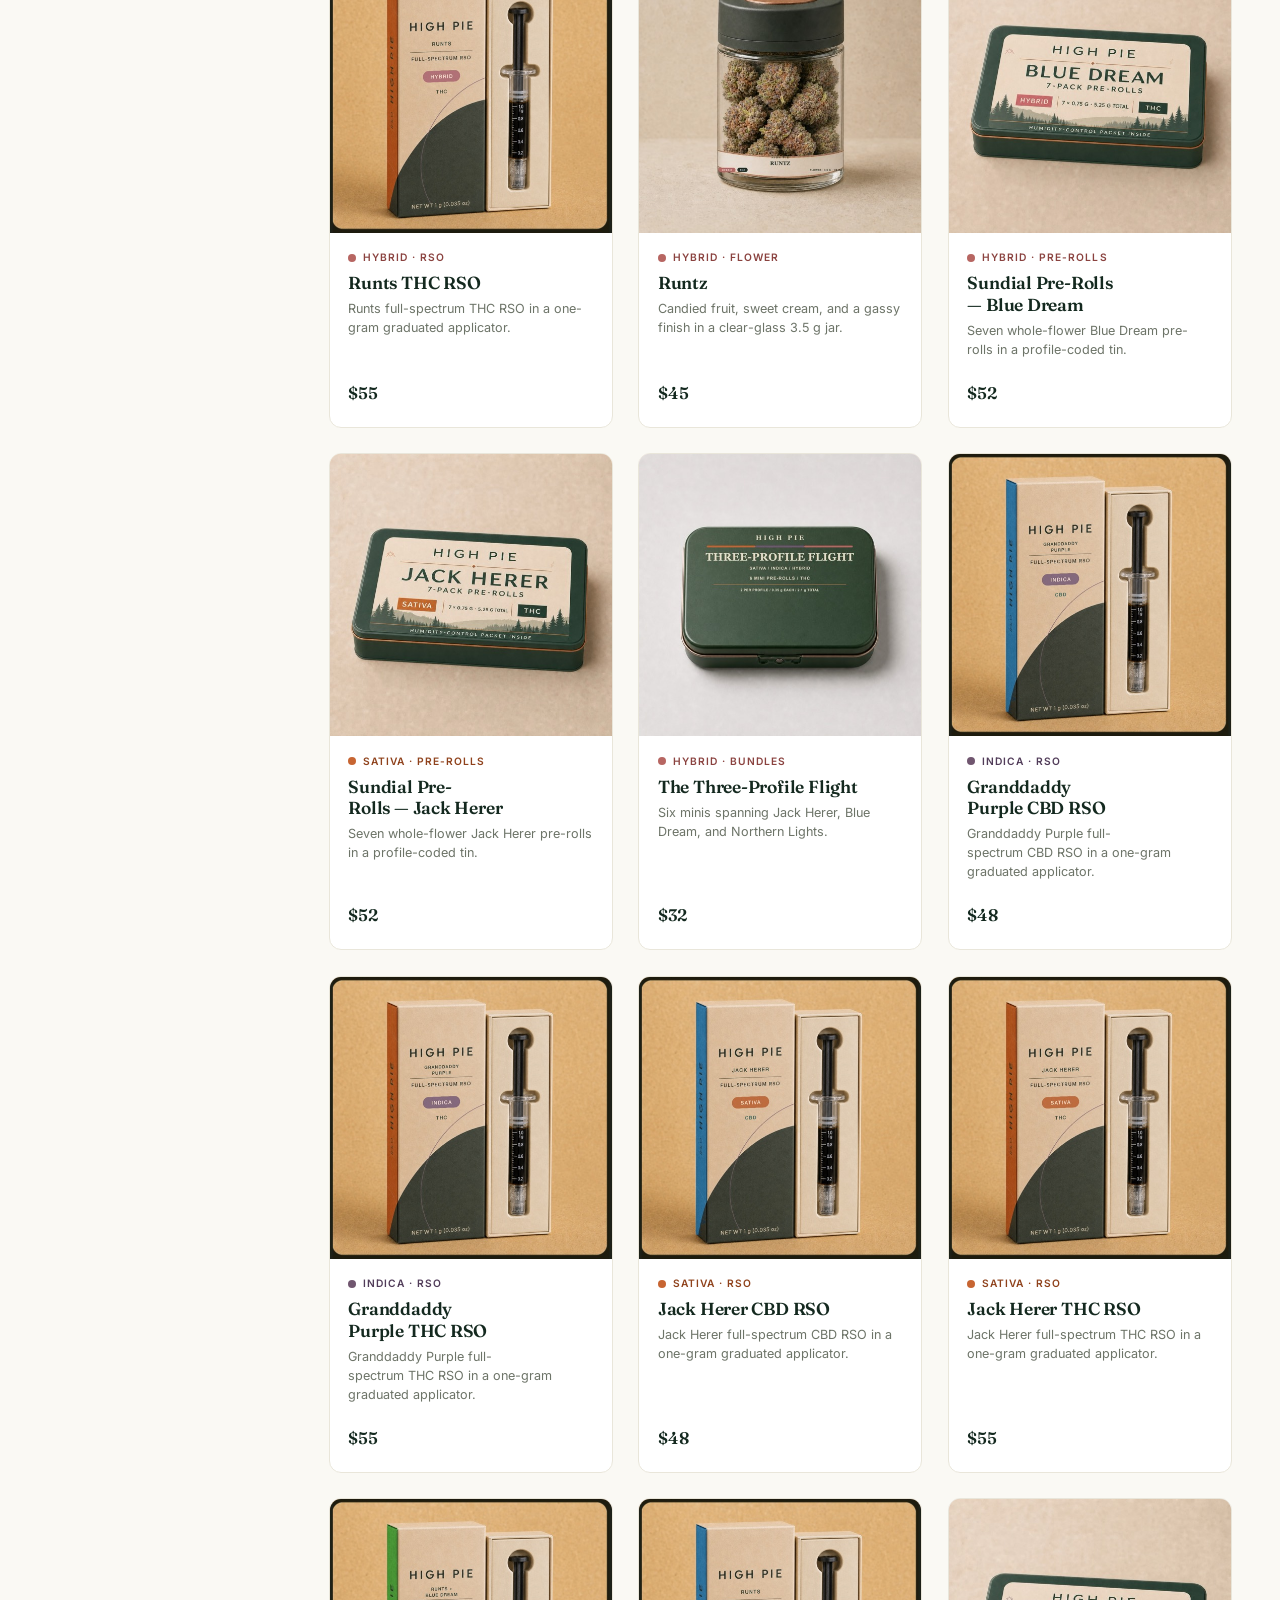
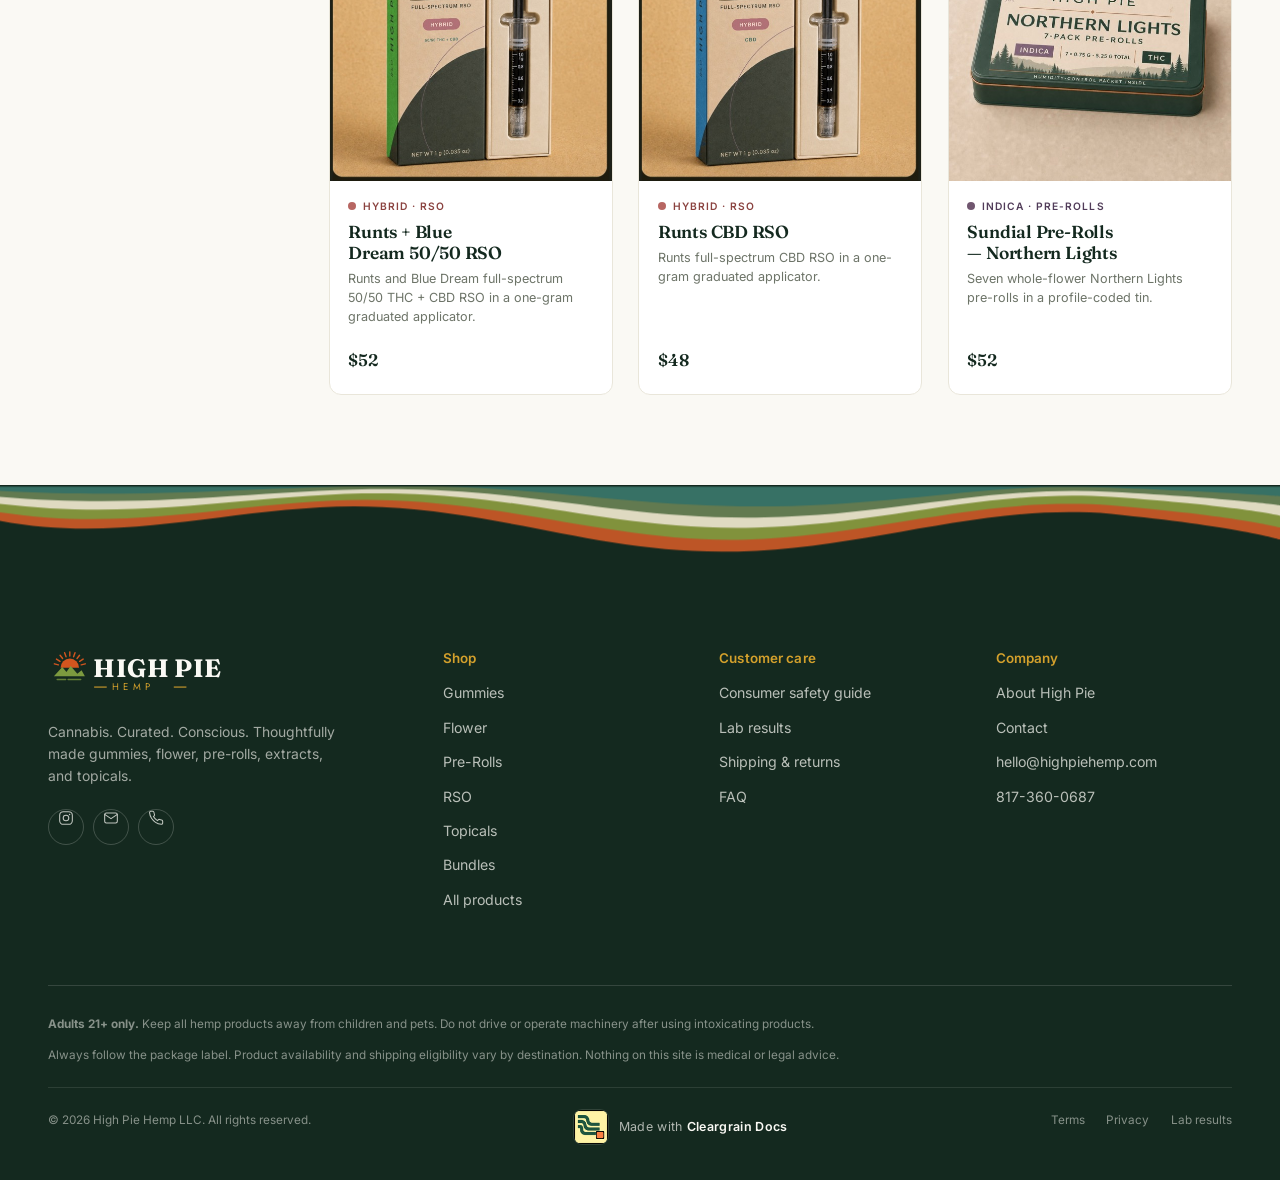
<file: shop.html>
<!doctype html>
<html lang="en">
<head>
<meta charset="utf-8">
<meta name="viewport" content="width=device-width, initial-scale=1">
<title>Shop all products — High Pie</title>
<meta name="description" content="Shop High Pie gummies, flower, pre-rolls, RSO, topicals, and bundles by format and profile.">
<meta name="robots" content="index,follow">
<meta name="theme-color" content="#14291f">
<link rel="preconnect" href="https://fonts.googleapis.com">
<link rel="preconnect" href="https://fonts.gstatic.com" crossorigin>
<link href="https://fonts.googleapis.com/css2?family=Fraunces:ital,opsz,wght@0,9..144,400..700;1,9..144,400..700&family=Inter:wght@400..600&family=Jost:wght@300;400;500;600&display=swap" rel="stylesheet">
<link rel="stylesheet" href="assets/css/styles.css">
<link rel="icon" href="data:image/svg+xml,%3Csvg xmlns='http://www.w3.org/2000/svg' viewBox='0 0 100 100'%3E%3Crect width='100' height='100' rx='18' fill='%2314291f'/%3E%3Cpath d='M28 56a22 22 0 0 1 44 0Z' fill='%23d2551f'/%3E%3Cpath d='M16 72 34 51l10 11 9-13 15 17 10-8 6 14Z' fill='%237c9a3f'/%3E%3C/svg%3E">
</head>
<body>
<a class="skip" href="#main">Skip to content</a>
<div data-chrome="header"></div>

<main id="main">

  <section class="page-head">
    <div class="page-head__glow"></div>
    <div class="wrap">
      <nav class="crumbs" aria-label="Breadcrumb">
        <a href="index.html">Home</a>
        <span aria-hidden="true">›</span>
        <span data-crumb>Shop</span>
      </nav>
      <h1 data-title>Shop all products</h1>
      <p data-blurb>
        Explore the complete High Pie lineup by format, profile, or cannabinoid family.
      </p>
    </div>
  </section>

  <section class="section">
    <div class="wrap">
      <div class="shop">

        <aside class="filters" id="filters" aria-label="Catalog filters">
          <div class="mobile-nav__head" style="display:none" data-filter-head>
            <strong>Filters</strong>
            <button class="icon-btn" data-close-filters aria-label="Close filters"></button>
          </div>
          <div data-filter-groups></div>
          <button class="btn btn--ghost btn--sm btn--block" data-clear>Clear all filters</button>
        </aside>

        <div>
          <div class="shop__bar">
            <span class="shop__count" data-count></span>
            <div class="flex gap-1 items-center">
              <button class="btn btn--ghost btn--sm filter-toggle" data-open-filters>Filters</button>
              <label class="visually-hidden" for="sort">Sort products</label>
              <select class="select" id="sort">
                <option value="featured">Featured</option>
                <option value="name">Alphabetical</option>
              </select>
            </div>
          </div>

          <div class="chips" data-chips></div>
          <div class="grid grid--auto" data-results aria-live="polite"></div>
        </div>

      </div>
    </div>
  </section>

</main>

<div data-chrome="footer"></div>

<script src="assets/js/catalog.js?v=20260725-3"></script>
<script src="assets/js/art.js?v=20260725-3"></script>
<script src="assets/js/site.js?v=20260725-3"></script>
<script src="assets/js/shop.js?v=20260725-3"></script>
</body>
</html>
</file>
<file: assets/css/styles.css>
/* ==========================================================================
   HIGH PIE — Design System
   Warm-ivory ground, hairline borders, soft layered elevation, serif display
   over a quiet grotesque. Forest green and burnt orange carry the brand;
   surfaces stay calm so the product photography and the two brand colors
   do the talking.
   ========================================================================== */

/* --------------------------------------------------------------------------
   1. Tokens
   -------------------------------------------------------------------------- */
:root {
  /* Ground */
  --ink: #0c1c14;
  --forest: #14291f;
  --forest-2: #1b3628;
  --forest-3: #24462f;
  --moss: #4e6b3e;
  --olive: #7c9a3f;

  /* Paper — ivory first, oat second. Warm but never yellow. */
  --cream: #faf9f4;
  --kraft: #f1eee3;
  --kraft-2: #e6e1d0;
  --sand: #ece4d4;

  /* Green paper — light surfaces that keep the brand's green present
     between the ivory sections and the deep forest bands. */
  --sage: #e9ecdf;
  --sage-2: #dde3cd;

  /* Sun */
  --orange: #cd5928;
  --orange-dk: #b04316;
  --orange-deep: #a84317;
  --gold: #d3a02c;
  /* Gold tuned for light grounds — the display gold fails 3:1 on ivory/white */
  --gold-ink: #a87b1f;
  --copper: #a45a39;

  /* Profile keys — the color code used across the whole catalog (locked) */
  --sativa: #c98a1e;
  --hybrid: #c25230;
  --indica: #6e5477;
  --cbd: #2f6f69;

  /* Semantic */
  --bg: var(--cream);
  --fg: var(--forest);
  --muted: #5e675a;
  --muted-2: #6d7468;
  --line: #ddd9ca;
  --line-soft: #e9e6da;
  --hairline: rgba(20, 41, 31, 0.1);
  --card: #ffffff;
  --focus: var(--orange);
  --danger: #a3341f;
  --success: #3f6b45;

  /* Type */
  --display: "Fraunces", "Hoefler Text", Georgia, "Times New Roman", serif;
  --sans: "Inter", "Avenir Next", "Helvetica Neue", -apple-system, BlinkMacSystemFont, sans-serif;

  /* Space + shape */
  --gutter: clamp(1.25rem, 4vw, 3rem);
  --maxw: 1280px;
  --maxw-narrow: 760px;
  --r-sm: 8px;
  --r: 12px;
  --r-lg: 18px;
  --r-pill: 999px;

  /* Elevation — soft, neutral, layered. Popovers add a hairline ring. */
  --sh-1: 0 1px 2px rgba(24, 32, 26, 0.04), 0 2px 8px rgba(24, 32, 26, 0.04);
  --sh-2: 0 2px 6px rgba(24, 32, 26, 0.05), 0 10px 28px rgba(24, 32, 26, 0.07);
  --sh-3: 0 6px 16px rgba(24, 32, 26, 0.06), 0 24px 60px rgba(24, 32, 26, 0.11);
  --sh-pop: 0 0 0 1px rgba(24, 32, 26, 0.05), 0 4px 12px rgba(24, 32, 26, 0.07),
            0 20px 50px rgba(24, 32, 26, 0.14);
  --sh-inset: inset 0 1px 0 rgba(255, 255, 255, 0.5);

  --ease: cubic-bezier(0.32, 0.72, 0, 1);
  /* Menus and popovers land with a fast settle — most of the travel happens
     in the first third of the curve. */
  --ease-pop: cubic-bezier(0.16, 1, 0.3, 1);
  --dur: 220ms;
  --dur-pop: 180ms;

  --header-h: 68px;
  --bar-h: 36px;
}

/* Paper grain — one shared texture, applied at low opacity over warm fields */
:root {
  --grain: url("data:image/svg+xml,%3Csvg xmlns='http://www.w3.org/2000/svg' width='180' height='180'%3E%3Cfilter id='n'%3E%3CfeTurbulence type='fractalNoise' baseFrequency='0.82' numOctaves='4' stitchTiles='stitch'/%3E%3CfeColorMatrix type='saturate' values='0'/%3E%3C/filter%3E%3Crect width='180' height='180' filter='url(%23n)' opacity='0.5'/%3E%3C/svg%3E");
}

/* --------------------------------------------------------------------------
   2. Reset
   -------------------------------------------------------------------------- */
*,
*::before,
*::after { box-sizing: border-box; }

* { margin: 0; }

html {
  -webkit-text-size-adjust: 100%;
  scroll-behavior: smooth;
  scroll-padding-top: calc(var(--header-h) + 20px);
}

@media (prefers-reduced-motion: reduce) {
  html { scroll-behavior: auto; }
  *, *::before, *::after {
    animation-duration: 0.01ms !important;
    animation-iteration-count: 1 !important;
    transition-duration: 0.01ms !important;
  }
}

body {
  font-family: var(--sans);
  font-weight: 400;
  font-size: 16px;
  line-height: 1.6;
  color: var(--fg);
  background: var(--bg);
  -webkit-font-smoothing: antialiased;
  -moz-osx-font-smoothing: grayscale;
  overflow-x: hidden;
}

body::before {
  content: "";
  position: fixed;
  inset: 0;
  background-image: var(--grain);
  opacity: 0.018;
  pointer-events: none;
  z-index: 9998;
  mix-blend-mode: multiply;
}

img, svg, video { display: block; max-width: 100%; }
img { height: auto; }

button, input, select, textarea {
  font: inherit;
  color: inherit;
}

button { cursor: pointer; background: none; border: none; padding: 0; }

a { color: inherit; text-decoration: none; }

ul, ol { list-style: none; padding: 0; }

:focus-visible {
  outline: 2px solid var(--focus);
  outline-offset: 2px;
  border-radius: 6px;
}

::selection { background: var(--orange-dk); color: var(--cream); }

/* --------------------------------------------------------------------------
   3. Typography
   -------------------------------------------------------------------------- */
h1, h2, h3, h4 {
  font-family: var(--display);
  font-weight: 550;
  line-height: 1.12;
  letter-spacing: -0.015em;
  font-variation-settings: "SOFT" 0, "WONK" 0;
  text-wrap: balance;
}

h1 { font-size: clamp(2.35rem, 5.2vw, 3.9rem); }
h2 { font-size: clamp(1.8rem, 3.4vw, 2.55rem); }
h3 { font-size: clamp(1.25rem, 2vw, 1.6rem); }
h4 { font-size: 1.1rem; letter-spacing: -0.008em; }

p { text-wrap: pretty; }

/* Eyebrow — the letterspaced caps from "WELLNESS" in the wordmark */
.eyebrow {
  font-family: var(--sans);
  font-size: 0.72rem;
  font-weight: 600;
  letter-spacing: 0.14em;
  text-transform: uppercase;
  color: var(--orange-deep);
  display: block;
  margin-bottom: 1rem;
}
.eyebrow--light { color: var(--gold); }

.lede {
  font-size: clamp(1.05rem, 1.6vw, 1.22rem);
  line-height: 1.65;
  color: var(--muted);
  max-width: 60ch;
}
.on-dark .lede, .lede--light { color: rgba(250, 249, 244, 0.76); }

.serif { font-family: var(--display); }
.tnum { font-variant-numeric: tabular-nums; }

/* Rule with a centered sun dot, echoing the label dividers on the brand boards */
.rule {
  display: flex;
  align-items: center;
  gap: 0.85rem;
  color: var(--line);
}
.rule::before, .rule::after {
  content: "";
  height: 1px;
  flex: 1;
  background: currentColor;
}
.rule > span {
  width: 5px; height: 5px;
  border-radius: 50%;
  background: var(--orange);
  flex: none;
}

/* --------------------------------------------------------------------------
   4. Layout
   -------------------------------------------------------------------------- */
.wrap {
  width: 100%;
  max-width: var(--maxw);
  margin-inline: auto;
  padding-inline: var(--gutter);
}
.wrap--narrow { max-width: var(--maxw-narrow); }
.wrap--wide { max-width: 1480px; }

.section { padding-block: clamp(3.5rem, 7vw, 6.5rem); }
.section--tight { padding-block: clamp(2.5rem, 4.5vw, 3.75rem); }

.section-head { margin-bottom: clamp(2rem, 4vw, 3.25rem); }
.section-head--split {
  display: flex;
  align-items: flex-end;
  justify-content: space-between;
  gap: 2rem;
  flex-wrap: wrap;
}
.section-head p { margin-top: 0.9rem; }

.grid { display: grid; gap: clamp(1rem, 2vw, 1.75rem); }
.grid--2 { grid-template-columns: repeat(2, minmax(0, 1fr)); }
.grid--3 { grid-template-columns: repeat(3, minmax(0, 1fr)); }
.grid--4 { grid-template-columns: repeat(4, minmax(0, 1fr)); }
.grid--auto { grid-template-columns: repeat(auto-fill, minmax(248px, 1fr)); }

@media (max-width: 900px) {
  .grid--4 { grid-template-columns: repeat(2, minmax(0, 1fr)); }
  .grid--3 { grid-template-columns: repeat(2, minmax(0, 1fr)); }
}
@media (max-width: 600px) {
  .grid--2, .grid--3, .grid--4 { grid-template-columns: minmax(0, 1fr); }
  .grid--auto { grid-template-columns: repeat(auto-fill, minmax(158px, 1fr)); }
}

/* Dark field — the forest ground from the brand boards */
.on-dark {
  background: var(--forest);
  color: var(--cream);
  position: relative;
}
.on-dark h1, .on-dark h2, .on-dark h3, .on-dark h4 { color: var(--cream); }
.on-dark .rule { color: rgba(250, 249, 244, 0.22); }

.on-kraft { background: var(--kraft); }
.on-sage { background: var(--sage); }

/* --------------------------------------------------------------------------
   5. Terrain waves — the signature motif
   -------------------------------------------------------------------------- */
.waves {
  display: block;
  width: 100%;
  height: clamp(56px, 8vw, 104px);
  pointer-events: none;
}
.waves--flip { transform: scaleY(-1); }

/* --------------------------------------------------------------------------
   6. Buttons
   -------------------------------------------------------------------------- */
.btn {
  /* Filled buttons rest on the darker brand orange — the bright sun orange
     fails AA under white text at button sizes. */
  --btn-bg: var(--orange-dk);
  --btn-fg: #fffdf7;
  --btn-bd: var(--orange-dk);
  --btn-bg-h: var(--orange-deep);
  --btn-fg-h: #fffdf7;
  --btn-bd-h: var(--orange-deep);
  display: inline-flex;
  align-items: center;
  justify-content: center;
  gap: 0.55rem;
  padding: 0.7rem 1.5rem;
  font-family: var(--sans);
  font-size: 0.94rem;
  font-weight: 500;
  letter-spacing: -0.005em;
  background: var(--btn-bg);
  color: var(--btn-fg);
  border: 1px solid var(--btn-bd);
  border-radius: var(--r-pill);
  transition: box-shadow var(--dur) var(--ease),
              background-color var(--dur) var(--ease), color var(--dur) var(--ease),
              border-color var(--dur) var(--ease), opacity var(--dur) var(--ease),
              transform 120ms var(--ease);
  white-space: nowrap;
  box-shadow: var(--sh-1);
  text-align: center;
}
.btn:hover {
  background: var(--btn-bg-h);
  color: var(--btn-fg-h);
  border-color: var(--btn-bd-h);
  box-shadow: var(--sh-2);
}
.btn:active { transform: scale(0.985); box-shadow: var(--sh-1); }

.btn--lg { padding: 0.88rem 1.95rem; font-size: 1rem; }
.btn--sm { padding: 0.48rem 1.05rem; font-size: 0.85rem; }
.btn--block { display: flex; width: 100%; }

.btn--ghost {
  --btn-bg: transparent;
  --btn-fg: var(--forest);
  --btn-bd: rgba(20, 41, 31, 0.24);
  --btn-bg-h: rgba(20, 41, 31, 0.055);
  --btn-fg-h: var(--forest);
  --btn-bd-h: rgba(20, 41, 31, 0.4);
  box-shadow: none;
}
.btn--ghost:hover { box-shadow: none; }

.btn--ghost-light {
  --btn-bg: transparent;
  --btn-fg: var(--cream);
  --btn-bd: rgba(250, 249, 244, 0.36);
  --btn-bg-h: rgba(250, 249, 244, 0.1);
  --btn-fg-h: var(--cream);
  --btn-bd-h: rgba(250, 249, 244, 0.6);
  box-shadow: none;
}
.btn--ghost-light:hover { box-shadow: none; }

.btn--forest {
  --btn-bg: var(--forest);
  --btn-fg: var(--cream);
  --btn-bd: var(--forest);
  --btn-bg-h: var(--forest-2);
  --btn-bd-h: var(--forest-2);
}

.btn[disabled], .btn[aria-disabled="true"] {
  opacity: 0.42;
  pointer-events: none;
}

/* Text link with an underline that grows from the left */
.link {
  display: inline-flex;
  align-items: center;
  gap: 0.4rem;
  font-size: 0.92rem;
  font-weight: 500;
  letter-spacing: -0.005em;
  color: var(--orange-deep);
  position: relative;
  padding-bottom: 2px;
}
.link::after {
  content: "";
  position: absolute;
  left: 0; bottom: 0;
  width: 100%; height: 1.5px;
  background: currentColor;
  transform: scaleX(0);
  transform-origin: left;
  transition: transform var(--dur) var(--ease);
}
.link:hover::after { transform: scaleX(1); }
.link--light { color: var(--gold); }

/* --------------------------------------------------------------------------
   7. Badges + pills
   -------------------------------------------------------------------------- */
.badge {
  display: inline-flex;
  align-items: center;
  gap: 0.4rem;
  padding: 0.26rem 0.6rem;
  font-size: 0.64rem;
  font-weight: 600;
  letter-spacing: 0.09em;
  text-transform: uppercase;
  border-radius: 6px;
  background: rgba(20, 41, 31, 0.06);
  color: var(--forest);
  white-space: nowrap;
}
.badge--profile { background: var(--profile-bg, rgba(20,41,31,.08)); color: var(--profile-ink, var(--profile, var(--forest))); }
.badge--solid { background: var(--profile-ink, var(--profile, var(--forest))); color: #fff6e9; }
.badge--sale { background: var(--orange-dk); color: #fff6e9; }
.badge--out { background: rgba(20, 41, 31, 0.55); color: var(--cream); }
.badge--line { background: transparent; border: 1px solid currentColor; }

.dot {
  width: 8px; height: 8px;
  border-radius: 50%;
  background: var(--profile, var(--forest));
  flex: none;
}

/* --------------------------------------------------------------------------
   8. Announcement bar + header
   -------------------------------------------------------------------------- */
.announce {
  background: var(--forest);
  color: var(--kraft);
  height: var(--bar-h);
  display: flex;
  align-items: center;
  overflow: hidden;
  position: relative;
  z-index: 60;
}
.announce__track {
  display: flex;
  align-items: center;
  justify-content: center;
  gap: 2.5rem;
  width: 100%;
  font-size: 0.78rem;
  letter-spacing: 0.01em;
  font-weight: 400;
}
.announce__item { display: inline-flex; align-items: center; gap: 0.5rem; opacity: 0.88; }
.announce__item svg { width: 13px; height: 13px; color: var(--gold); flex: none; }
@media (max-width: 780px) {
  .announce__item:nth-child(n + 2) { display: none; }
}

/* The chrome host must not trap the sticky header — with display:contents the
   announce bar scrolls away while the header sticks against the page itself. */
[data-chrome="header"] { display: contents; }

.header {
  position: sticky;
  top: 0;
  z-index: 55;
  background: rgba(250, 249, 244, 0.85);
  backdrop-filter: saturate(160%) blur(18px);
  -webkit-backdrop-filter: saturate(160%) blur(18px);
  border-bottom: 1px solid var(--hairline);
  transition: box-shadow var(--dur) var(--ease);
}
.header--scrolled { box-shadow: 0 1px 18px rgba(24, 32, 26, 0.07); }

.header__inner {
  height: var(--header-h);
  display: flex;
  align-items: center;
  gap: 1.5rem;
}

.brand { display: flex; align-items: center; gap: 0.7rem; flex: none; margin-right: auto; }
.brand svg { height: 38px; width: auto; }

.nav { display: flex; align-items: center; gap: 0.2rem; }
.nav__link {
  display: inline-flex;
  align-items: center;
  gap: 0.35rem;
  padding: 0.46rem 0.78rem;
  font-size: 0.93rem;
  font-weight: 500;
  letter-spacing: -0.005em;
  border-radius: 10px;
  color: var(--forest);
  transition: background-color var(--dur) var(--ease), color var(--dur) var(--ease);
  position: relative;
}
.nav__link:hover { background: rgba(20, 41, 31, 0.06); }
.nav__link[aria-current="page"] {
  color: var(--orange-deep);
  background: rgba(205, 89, 40, 0.09);
}
.nav__link svg { width: 13px; height: 13px; opacity: 0.55; transition: transform var(--dur-pop) var(--ease-pop); }
.nav__link[aria-expanded="true"] svg { transform: rotate(180deg); }

.header__actions { display: flex; align-items: center; gap: 0.25rem; flex: none; }

.icon-btn {
  width: 40px; height: 40px;
  display: grid;
  place-items: center;
  border-radius: 10px;
  color: var(--forest);
  position: relative;
  transition: background-color var(--dur) var(--ease);
}
.icon-btn:hover { background: rgba(20, 41, 31, 0.06); }
.icon-btn svg { width: 20px; height: 20px; }

.cart-count {
  position: absolute;
  top: 2px; right: 1px;
  min-width: 17px; height: 17px;
  padding: 0 4px;
  display: grid;
  place-items: center;
  border-radius: var(--r-pill);
  background: var(--orange-dk);
  color: #fff6e9;
  font-size: 0.6rem;
  font-weight: 600;
  line-height: 1;
  font-variant-numeric: tabular-nums;
  transform: scale(0);
  transition: transform 280ms var(--ease);
}
.cart-count.is-on { transform: scale(1); }

.nav-toggle { display: none; }

@media (max-width: 1040px) {
  .nav { display: none; }
  .nav-toggle { display: grid; }
}

@media (max-width: 360px) {
  .header__lab { display: none; }
  .header__inner { gap: 0.5rem; }
  .brand svg { height: 32px; }
}

/* Mobile nav sheet */
.mobile-nav {
  position: fixed;
  inset: 0;
  z-index: 90;
  visibility: hidden;
  pointer-events: none;
}
.mobile-nav.is-open { visibility: visible; pointer-events: auto; }
.mobile-nav__scrim {
  position: absolute;
  inset: 0;
  background: rgba(15, 22, 17, 0.4);
  opacity: 0;
  transition: opacity var(--dur) var(--ease);
}
.mobile-nav.is-open .mobile-nav__scrim { opacity: 1; }
.mobile-nav__panel {
  position: absolute;
  inset: 10px 10px 10px auto;
  width: min(360px, calc(100vw - 20px));
  background: var(--bg);
  border: 1px solid var(--hairline);
  border-radius: var(--r-lg);
  box-shadow: var(--sh-3);
  padding: 1.25rem 1.5rem 2rem;
  overflow-y: auto;
  transform: translateX(calc(100% + 24px));
  transition: transform 320ms var(--ease-pop);
  display: flex;
  flex-direction: column;
}
.mobile-nav.is-open .mobile-nav__panel { transform: none; }
.mobile-nav__head {
  display: flex;
  align-items: center;
  justify-content: space-between;
  padding-bottom: 1.1rem;
  border-bottom: 1px solid var(--line-soft);
  margin-bottom: 0.5rem;
}
.mobile-nav__link {
  display: flex;
  align-items: center;
  justify-content: space-between;
  padding: 0.9rem 0;
  font-family: var(--display);
  font-size: 1.32rem;
  font-weight: 550;
  letter-spacing: -0.015em;
  border-bottom: 1px solid var(--line-soft);
}
.mobile-nav__link svg { width: 17px; height: 17px; color: var(--orange-deep); }
.mobile-nav__foot { margin-top: auto; padding-top: 1.75rem; }

/* --------------------------------------------------------------------------
   9. Hero
   -------------------------------------------------------------------------- */
.hero {
  position: relative;
  background: var(--bg);
  color: var(--fg);
  overflow: hidden;
  isolation: isolate;
}
/* Two quiet washes — sun over the art, sage under the copy. */
.hero__glow {
  position: absolute;
  z-index: -1;
  inset: 0;
  background:
    radial-gradient(ellipse 640px 520px at 78% 18%, rgba(205, 89, 40, 0.11) 0%, transparent 62%),
    radial-gradient(ellipse 700px 560px at 8% 92%, rgba(124, 154, 63, 0.1) 0%, transparent 60%);
  pointer-events: none;
}
.hero__inner {
  position: relative;
  padding-block: clamp(3.5rem, 8vw, 7rem) clamp(5rem, 9vw, 8rem);
  display: grid;
  grid-template-columns: 1.05fr 0.95fr;
  gap: clamp(2rem, 5vw, 4.5rem);
  align-items: center;
}
@media (max-width: 940px) {
  .hero__inner { grid-template-columns: minmax(0, 1fr); text-align: center; }
  .hero__copy .rule { display: none; }
  .hero__cta { justify-content: center; }
  .hero__marks { justify-content: center; }
}

.hero h1 {
  font-size: clamp(2.3rem, 4.5vw, 3.75rem);
  margin-bottom: 1.4rem;
}
.hero h1 em {
  font-style: italic;
  font-variation-settings: "SOFT" 40, "WONK" 1;
  color: var(--orange-deep);
}
.hero__cta { display: flex; gap: 0.85rem; margin-top: 2.25rem; flex-wrap: wrap; }
.hero__marks {
  display: flex;
  gap: 1rem 1.9rem;
  margin-top: 2.6rem;
  flex-wrap: wrap;
  font-size: 0.82rem;
  letter-spacing: 0;
  color: var(--muted);
}
.hero__marks li { display: flex; align-items: center; gap: 0.5rem; }
.hero__marks svg { width: 15px; height: 15px; color: var(--moss); flex: none; }

.hero__art {
  position: relative;
  display: grid;
  place-items: center;
}
.hero__art svg { width: 100%; height: auto; filter: drop-shadow(0 24px 40px rgba(24, 32, 26, 0.18)); }

/* Three framed packshots, staggered. */
.hero__shots {
  position: relative;
  width: 100%;
  aspect-ratio: 4 / 3.4;
}
.hero__shot {
  position: absolute;
  margin: 0;
  border-radius: var(--r-lg);
  overflow: hidden;
  box-shadow: 0 0 0 1px rgba(24, 32, 26, 0.05), 0 2px 8px rgba(24, 32, 26, 0.07),
              0 24px 56px rgba(24, 32, 26, 0.18);
  transition: transform 520ms var(--ease);
}
.hero__shot img { width: 100%; height: 100%; object-fit: cover; display: block; }
.hero__shot figcaption {
  position: absolute;
  right: 0.5rem;
  bottom: 0.5rem;
  padding: 0.22rem 0.48rem;
  border-radius: 6px;
  background: rgba(20, 41, 31, 0.72);
  color: var(--cream);
  font: 600 0.54rem var(--sans);
  letter-spacing: 0.13em;
  text-transform: uppercase;
}
.hero__shot--a { left: 27%; top: 0; width: 46%; aspect-ratio: 3 / 4.2; z-index: 3; }
.hero__shot--b { left: 0; top: 26%; width: 40%; aspect-ratio: 1; z-index: 2; }
.hero__shot--c { right: 0; top: 34%; width: 38%; aspect-ratio: 1; z-index: 1; }
.hero__shots:hover .hero__shot--a { transform: translateY(-6px); }
.hero__shots:hover .hero__shot--b { transform: translateY(-3px) rotate(-1deg); }
.hero__shots:hover .hero__shot--c { transform: translateY(-3px) rotate(1deg); }

@media (max-width: 940px) {
  .hero__shots { max-width: 460px; margin-inline: auto; }
}

.hero__waves { position: relative; margin-top: -1px; display: block; }

/* --------------------------------------------------------------------------
   10. Standard strip (the five brand icons)
   -------------------------------------------------------------------------- */
.standard {
  display: grid;
  grid-template-columns: repeat(5, minmax(0, 1fr));
  gap: 1.5rem;
  text-align: center;
}
@media (max-width: 860px) { .standard { grid-template-columns: repeat(3, 1fr); } }
@media (max-width: 520px) { .standard { grid-template-columns: repeat(2, 1fr); gap: 1.75rem 1rem; } }

.standard__item { display: flex; flex-direction: column; align-items: center; gap: 0.7rem; }
.standard__item svg { width: 36px; height: 36px; color: var(--moss); }
.standard__item span {
  font-size: 0.84rem;
  font-weight: 500;
  letter-spacing: 0;
  line-height: 1.45;
  color: var(--muted);
  max-width: 16ch;
}
.on-dark .standard__item svg { color: var(--gold); }
.on-dark .standard__item span { color: rgba(250, 249, 244, 0.82); }

/* --------------------------------------------------------------------------
   11. Product card
   -------------------------------------------------------------------------- */
.card {
  position: relative;
  display: flex;
  flex-direction: column;
  background: var(--card);
  border: 1px solid var(--line-soft);
  border-radius: var(--r);
  overflow: hidden;
  transition: transform var(--dur) var(--ease), box-shadow var(--dur) var(--ease),
              border-color var(--dur) var(--ease);
}
.card:hover {
  transform: translateY(-2px);
  box-shadow: var(--sh-2);
  border-color: var(--line);
}

/* --------------------------------------------------------------------------
   Product photography
   The library mixes square and portrait shots. Rather than crop the product or
   letterbox against a colour that will not match, a blurred copy of the same
   image fills behind it — the fill is the photo's own backdrop, so the seam
   disappears at every aspect ratio.
   -------------------------------------------------------------------------- */
.ph {
  position: absolute;
  inset: 0;
  overflow: hidden;
  background: var(--profile-wash, #f2e8d5);
}
.ph__bg {
  position: absolute;
  inset: -6%;
  width: 112%;
  height: 112%;
  object-fit: cover;
  filter: blur(26px) saturate(1.08);
  transform: scale(1.06);
  pointer-events: none;
}
.ph__fg {
  position: relative;
  width: 100%;
  height: 100%;
  object-fit: contain;
  transition: transform 520ms var(--ease);
}
/* Generated packshots stand in where photography does not exist yet. */
.ph--art { display: grid; place-items: center; }
.ph--art svg { width: 100%; height: 100%; display: block; }

.card__media {
  position: relative;
  aspect-ratio: 1;
  background: var(--profile-wash, #f2e8d5);
  overflow: hidden;
}
.card:hover .ph__fg { transform: scale(1.035); }
.card__media svg { width: 100%; height: 100%; display: block; }

.card__flags {
  position: absolute;
  top: 0.7rem; left: 0.7rem;
  display: flex;
  flex-direction: column;
  align-items: flex-start;
  gap: 0.35rem;
  z-index: 2;
}

.card__body {
  padding: 1.05rem 1.15rem 1.25rem;
  display: flex;
  flex-direction: column;
  gap: 0.4rem;
  flex: 1;
}

.card__profile {
  display: flex;
  align-items: center;
  gap: 0.42rem;
  font-size: 0.64rem;
  font-weight: 600;
  letter-spacing: 0.1em;
  text-transform: uppercase;
  color: var(--profile-ink, var(--profile, var(--muted)));
}

.card__title {
  font-family: var(--display);
  font-size: 1.09rem;
  font-weight: 600;
  line-height: 1.24;
  letter-spacing: -0.012em;
}
.card__title a::after { content: ""; position: absolute; inset: 0; z-index: 1; }

.card__meta {
  font-size: 0.79rem;
  color: var(--muted-2);
  line-height: 1.5;
}

.card__foot {
  margin-top: auto;
  padding-top: 0.85rem;
  display: flex;
  align-items: baseline;
  justify-content: space-between;
  gap: 0.75rem;
}
.card__price {
  font-family: var(--display);
  font-size: 1.05rem;
  font-weight: 600;
  font-variant-numeric: tabular-nums;
}
.card__price small {
  font-family: var(--sans);
  font-size: 0.68rem;
  font-weight: 400;
  letter-spacing: 0.06em;
  color: var(--muted-2);
  margin-right: 0.2rem;
  text-transform: uppercase;
}
.card__opts {
  font-size: 0.66rem;
  letter-spacing: 0.09em;
  text-transform: uppercase;
  color: var(--muted-2);
}

/* Quick-add reveals on hover, but stays reachable by keyboard + on touch */
.card__quick {
  position: absolute;
  left: 0.7rem; right: 0.7rem; bottom: 0.7rem;
  /* .btn--block sets width:100%, which overrides the right inset and clips
     the button at the card edge — let the insets (or margins) size it. */
  width: auto;
  z-index: 2;
  opacity: 0;
  transform: translateY(8px);
  transition: opacity var(--dur) var(--ease), transform var(--dur) var(--ease);
}
.card:hover .card__quick,
.card:focus-within .card__quick { opacity: 1; transform: none; }
/* Touch devices have no hover to reveal on. The width query is the safety
   net — hover:none does not match a desktop browser at a phone viewport. */
@media (hover: none), (max-width: 760px) {
  .card__quick {
    opacity: 1;
    transform: none;
    position: static;
    order: 2;
    margin: 0.85rem 1.15rem 1.15rem;
  }
  .card { display: flex; flex-direction: column; }
  .card__media { order: 0; }
  .card__body { order: 1; padding-bottom: 0; }
}

.card--sold .card__media { filter: saturate(0.45) opacity(0.72); }

/* --------------------------------------------------------------------------
   12. Category tiles
   -------------------------------------------------------------------------- */
.cat {
  position: relative;
  display: flex;
  flex-direction: column;
  justify-content: flex-end;
  min-height: 268px;
  padding: 1.4rem;
  border-radius: var(--r);
  overflow: hidden;
  background: var(--forest-2);
  color: var(--cream);
  isolation: isolate;
  transition: transform var(--dur) var(--ease), box-shadow var(--dur) var(--ease);
}
.cat:hover { transform: translateY(-2px); box-shadow: var(--sh-3); }
.cat__art {
  position: absolute;
  inset: 0;
  z-index: -1;
  display: grid;
  place-items: center;
  padding: 1.5rem 1.5rem 4.5rem;
  transition: transform 420ms var(--ease);
}
.cat:hover .cat__art { transform: scale(1.045); }
.cat__art svg { width: 100%; height: 100%; }
/* Photo tiles bleed to the edge; the illustrated fallback keeps its padding. */
.cat__art--photo { padding: 0; }
.cat__art--photo img { width: 100%; height: 100%; object-fit: cover; display: block; }
.cat::after {
  content: "";
  position: absolute;
  inset: 0;
  z-index: -1;
  background: linear-gradient(to top, rgba(12, 28, 20, 0.9) 4%, rgba(12, 28, 20, 0.35) 34%, transparent 62%);
}
.cat h3 { font-size: 1.32rem; }
.cat p {
  font-size: 0.76rem;
  letter-spacing: 0.05em;
  color: rgba(250, 249, 244, 0.68);
  margin-top: 0.25rem;
}
.cat__go {
  position: absolute;
  top: 1.1rem; right: 1.1rem;
  width: 34px; height: 34px;
  display: grid;
  place-items: center;
  border-radius: 50%;
  background: rgba(250, 249, 244, 0.14);
  border: 1px solid rgba(250, 249, 244, 0.22);
  transition: background-color var(--dur) var(--ease), transform var(--dur) var(--ease);
}
.cat:hover .cat__go { background: var(--orange); border-color: var(--orange); transform: rotate(-45deg); }
.cat__go svg { width: 15px; height: 15px; }

/* --------------------------------------------------------------------------
   13. Intent panels (Daybreak / Golden Hour / Nightfall)
   -------------------------------------------------------------------------- */
.intent {
  display: block;
  padding: clamp(1.6rem, 3vw, 2.4rem);
  border-radius: var(--r);
  background: var(--card);
  border: 1px solid var(--line-soft);
  border-top: 3px solid var(--profile);
  transition: transform var(--dur) var(--ease), box-shadow var(--dur) var(--ease);
}
.intent:hover { transform: translateY(-2px); box-shadow: var(--sh-2); }
.intent__mark { width: 46px; height: 46px; color: var(--profile); margin-bottom: 1.1rem; }
.intent h3 { margin-bottom: 0.3rem; }
.intent__sub {
  font-size: 0.68rem;
  font-weight: 600;
  letter-spacing: 0.11em;
  text-transform: uppercase;
  color: var(--profile-ink, var(--profile));
  margin-bottom: 0.9rem;
}
.intent p { font-size: 0.925rem; color: var(--muted); margin-bottom: 1.2rem; }

/* --------------------------------------------------------------------------
   14. Shop layout + filters
   -------------------------------------------------------------------------- */
.shop {
  display: grid;
  grid-template-columns: 236px minmax(0, 1fr);
  gap: clamp(1.75rem, 3.5vw, 3.25rem);
  align-items: start;
}
@media (max-width: 940px) { .shop { grid-template-columns: minmax(0, 1fr); } }

.filters {
  position: sticky;
  top: calc(var(--header-h) + 18px);
  display: flex;
  flex-direction: column;
  gap: 1.5rem;
}
@media (max-width: 940px) {
  .filters {
    position: fixed;
    inset: 10px 10px 10px auto;
    width: min(340px, calc(100vw - 20px));
    z-index: 92;
    background: var(--bg);
    border: 1px solid var(--hairline);
    border-radius: var(--r-lg);
    padding: 1.25rem 1.5rem 6rem;
    overflow-y: auto;
    transform: translateX(calc(100% + 24px));
    transition: transform 320ms var(--ease-pop);
    box-shadow: var(--sh-3);
  }
  .filters.is-open { transform: none; }
}

.filter__title {
  font-size: 0.8rem;
  font-weight: 600;
  letter-spacing: 0;
  color: var(--fg);
  padding-bottom: 0.55rem;
  margin-bottom: 0.6rem;
  border-bottom: 1px solid var(--line-soft);
}

.check {
  display: flex;
  align-items: center;
  gap: 0.62rem;
  padding: 0.34rem 0;
  font-size: 0.885rem;
  cursor: pointer;
  color: var(--fg);
  transition: color var(--dur) var(--ease);
}
.check:hover { color: var(--orange-deep); }
.check input {
  appearance: none;
  width: 16px; height: 16px;
  flex: none;
  border: 1.5px solid var(--line);
  border-radius: 5px;
  background: #fff;
  display: grid;
  place-items: center;
  transition: background-color var(--dur) var(--ease), border-color var(--dur) var(--ease);
}
.check input::after {
  content: "";
  width: 8px; height: 8px;
  clip-path: polygon(14% 47%, 0 62%, 39% 100%, 100% 22%, 84% 8%, 37% 70%);
  background: #fff6e9;
  transform: scale(0);
  transition: transform 160ms var(--ease);
}
.check input:checked { background: var(--orange); border-color: var(--orange); }
.check input:checked::after { transform: scale(1); }
.check__count { margin-left: auto; font-size: 0.72rem; color: var(--muted-2); font-variant-numeric: tabular-nums; }

.shop__bar {
  display: flex;
  align-items: center;
  justify-content: space-between;
  gap: 1rem;
  padding-bottom: 1.1rem;
  margin-bottom: 1.6rem;
  border-bottom: 1px solid var(--line-soft);
  flex-wrap: wrap;
}
.shop__count { font-size: 0.8rem; color: var(--muted-2); letter-spacing: 0.04em; }

.select {
  appearance: none;
  padding: 0.52rem 2.3rem 0.52rem 0.95rem;
  font-size: 0.88rem;
  letter-spacing: 0;
  border: 1px solid var(--line);
  border-radius: 10px;
  background-color: #fff;
  background-image: url("data:image/svg+xml,%3Csvg xmlns='http://www.w3.org/2000/svg' viewBox='0 0 12 8' fill='none' stroke='%2314291f' stroke-width='1.6'%3E%3Cpath d='M1 1.5 6 6.5 11 1.5'/%3E%3C/svg%3E");
  background-repeat: no-repeat;
  background-position: right 0.95rem center;
  background-size: 11px;
  cursor: pointer;
  transition: border-color var(--dur) var(--ease);
}
.select:hover { border-color: var(--forest); }

.chips { display: flex; gap: 0.5rem; flex-wrap: wrap; margin-bottom: 1.4rem; }
.chip {
  display: inline-flex;
  align-items: center;
  gap: 0.45rem;
  padding: 0.32rem 0.5rem 0.32rem 0.75rem;
  font-size: 0.8rem;
  letter-spacing: 0;
  border-radius: var(--r-pill);
  background: rgba(20, 41, 31, 0.06);
  border: 1px solid rgba(20, 41, 31, 0.07);
}
.chip button { display: grid; place-items: center; width: 17px; height: 17px; border-radius: 50%; color: var(--muted); transition: background-color var(--dur) var(--ease), color var(--dur) var(--ease); }
.chip button:hover { background: var(--forest); color: var(--cream); }
.chip svg { width: 9px; height: 9px; }

.filter-toggle { display: none; }
@media (max-width: 940px) { .filter-toggle { display: inline-flex; } }

.empty {
  grid-column: 1 / -1;
  text-align: center;
  padding: clamp(3rem, 8vw, 5.5rem) 1rem;
  border: 1px dashed var(--line);
  border-radius: var(--r);
}
.empty svg { width: 54px; height: 54px; color: var(--line); margin: 0 auto 1.25rem; }
.empty p { color: var(--muted); margin: 0.5rem 0 1.5rem; }

/* --------------------------------------------------------------------------
   15. Product detail
   -------------------------------------------------------------------------- */
.pdp {
  display: grid;
  grid-template-columns: minmax(0, 1.08fr) minmax(0, 0.92fr);
  gap: clamp(2rem, 5vw, 4.5rem);
  align-items: start;
}
@media (max-width: 940px) { .pdp { grid-template-columns: minmax(0, 1fr); } }

.pdp__gallery { position: sticky; top: calc(var(--header-h) + 24px); }
@media (max-width: 940px) { .pdp__gallery { position: static; } }

.pdp__stage {
  position: relative;
  aspect-ratio: 1 / 1;
  border-radius: var(--r-lg);
  overflow: hidden;
  background: var(--profile-wash, #f2e8d5);
  border: 1px solid var(--line-soft);
  display: grid;
  place-items: center;
}
.pdp__stage svg { width: 100%; height: 100%; display: block; }
.pdp__stage .ph__bg { filter: blur(34px) saturate(1.08); }

/* Alternate view: the pack on the brand's forest ground. */
.pdp__stage--brand {
  background: var(--forest);
  border-color: var(--forest);
}
.pdp__stage-waves {
  position: absolute;
  left: 0; right: 0; bottom: 0;
  z-index: 0;
  opacity: 0.9;
}
.pdp__stage-waves .waves { height: clamp(70px, 14%, 120px); }
.pdp__stage--brand > svg { position: relative; z-index: 1; }

.thumbs, .pdp__thumbs { display: flex; gap: 0.6rem; margin-top: 0.7rem; }
.thumb {
  position: relative;
  width: 76px; height: 76px;
  border-radius: var(--r-sm);
  overflow: hidden;
  border: 1.5px solid var(--line-soft);
  background: var(--profile-wash, #f2e8d5);
  transition: border-color var(--dur) var(--ease);
  flex: none;
}
.thumb .ph__bg { filter: blur(10px); }
.thumb[aria-pressed="true"] { border-color: var(--forest); }
.thumb svg { width: 100%; height: 100%; }
/* after .thumb so it wins the background */
.thumb--brand { background: var(--forest); }

.pdp__title { margin: 0.55rem 0 0.75rem; }
.pdp__profile {
  display: flex;
  align-items: center;
  gap: 0.55rem;
  font-size: 0.7rem;
  font-weight: 600;
  letter-spacing: 0.11em;
  text-transform: uppercase;
  color: var(--profile-ink, var(--profile));
}

.pdp__price {
  display: flex;
  align-items: baseline;
  gap: 0.7rem;
  margin: 1.15rem 0 1.4rem;
}
.pdp__price strong {
  font-family: var(--display);
  font-size: 1.85rem;
  font-weight: 600;
  font-variant-numeric: tabular-nums;
}
.pdp__price s { color: var(--muted-2); font-size: 1.05rem; }
.pdp__unit { font-size: 0.775rem; color: var(--muted-2); letter-spacing: 0.05em; }

.optgroup { margin-bottom: 1.5rem; }
.optgroup__label {
  display: flex;
  align-items: baseline;
  justify-content: space-between;
  gap: 1rem;
  font-size: 0.82rem;
  font-weight: 500;
  letter-spacing: 0;
  margin-bottom: 0.6rem;
  color: var(--muted);
}
.optgroup__label b { color: var(--forest); font-weight: 550; }

.opts { display: flex; gap: 0.55rem; flex-wrap: wrap; }
.opt {
  position: relative;
  padding: 0.6rem 1.05rem;
  border: 1px solid var(--line);
  border-radius: 10px;
  background: #fff;
  font-size: 0.88rem;
  letter-spacing: 0.03em;
  line-height: 1.35;
  text-align: center;
  transition: border-color var(--dur) var(--ease), background-color var(--dur) var(--ease),
              color var(--dur) var(--ease), transform var(--dur) var(--ease);
}
.opt:hover { border-color: var(--forest); }
.opt[aria-pressed="true"] {
  border-color: var(--forest);
  background: var(--forest);
  color: var(--cream);
}
.opt small {
  display: block;
  font-size: 0.66rem;
  letter-spacing: 0.05em;
  opacity: 0.62;
  margin-top: 1px;
}
.opt[disabled] {
  opacity: 0.34;
  pointer-events: none;
  text-decoration: line-through;
}

.qty {
  display: inline-flex;
  align-items: center;
  border: 1px solid var(--line);
  border-radius: var(--r-pill);
  overflow: hidden;
  background: #fff;
  flex: none;
}
.qty button {
  width: 42px; height: 46px;
  display: grid;
  place-items: center;
  color: var(--forest);
  transition: background-color var(--dur) var(--ease);
}
.qty button:hover { background: rgba(20, 41, 31, 0.07); }
.qty button[disabled] { opacity: 0.3; pointer-events: none; }
.qty svg { width: 13px; height: 13px; }
.qty input {
  width: 40px;
  height: 46px;
  border: none;
  text-align: center;
  font-size: 0.95rem;
  font-variant-numeric: tabular-nums;
  background: transparent;
  -moz-appearance: textfield;
}
.qty input::-webkit-outer-spin-button,
.qty input::-webkit-inner-spin-button { -webkit-appearance: none; margin: 0; }

.pdp__buy { display: flex; gap: 0.7rem; align-items: stretch; margin-bottom: 1.1rem; }
.pdp__buy .btn { flex: 1; padding-block: 0; min-height: 50px; }
@media (max-width: 420px) {
  .pdp__buy { flex-direction: column; }
  .pdp__buy .qty { width: 100%; justify-content: space-between; }
  .pdp__buy .btn { width: 100%; }
}

.pdp__assure {
  display: flex;
  gap: 1.5rem;
  flex-wrap: wrap;
  padding: 0.95rem 0;
  font-size: 0.735rem;
  color: var(--muted);
  border-top: 1px solid var(--line-soft);
  border-bottom: 1px solid var(--line-soft);
  margin-bottom: 1.6rem;
}
.pdp__assure li { display: flex; align-items: center; gap: 0.45rem; }
.pdp__assure svg { width: 15px; height: 15px; color: var(--moss); flex: none; }

/* Spec table */
.spec { width: 100%; border-collapse: collapse; font-size: 0.865rem; }
.spec th, .spec td { padding: 0.68rem 0; text-align: left; vertical-align: top; border-bottom: 1px solid var(--line-soft); }
.spec th { font-weight: 400; color: var(--muted-2); width: 40%; letter-spacing: 0.02em; }
.spec td { font-weight: 400; }

/* Accordion */
.acc { border-top: 1px solid var(--line-soft); }
.acc__item { border-bottom: 1px solid var(--line-soft); }
.acc__btn {
  width: 100%;
  display: flex;
  align-items: center;
  justify-content: space-between;
  gap: 1rem;
  padding: 1rem 0;
  text-align: left;
  font-family: var(--sans);
  font-size: 0.97rem;
  font-weight: 500;
  letter-spacing: -0.005em;
  color: var(--forest);
}
.acc__btn svg { width: 14px; height: 14px; flex: none; transition: transform var(--dur) var(--ease); color: var(--orange-deep); }
.acc__btn[aria-expanded="true"] svg { transform: rotate(45deg); }
/* Height is measured and set in JS. The grid 0fr→1fr trick collapses to zero
   here because overflow:hidden zeroes the track's content contribution. */
.acc__panel {
  overflow: hidden;
  max-height: 0;
  transition: max-height 300ms var(--ease);
}
.acc__panel p, .acc__panel ul { padding-bottom: 1.15rem; font-size: 0.925rem; color: var(--muted); }
.acc__panel ul { padding-left: 1.1rem; list-style: disc; }
.acc__panel li { margin-bottom: 0.35rem; }

/* Terpene bars */
.terps { display: flex; flex-direction: column; gap: 0.7rem; }
.terp { display: grid; grid-template-columns: 108px minmax(0, 1fr) 46px; gap: 0.75rem; align-items: center; font-size: 0.82rem; }
.terp__bar { height: 5px; border-radius: var(--r-pill); background: rgba(20, 41, 31, 0.1); overflow: hidden; }
.terp__fill { height: 100%; border-radius: var(--r-pill); background: var(--profile); }
.terp__val { text-align: right; font-variant-numeric: tabular-nums; color: var(--muted-2); font-size: 0.76rem; }

/* Potency readout */
.potency { display: flex; gap: 0.7rem; flex-wrap: wrap; margin-bottom: 1.5rem; }
.potency__item {
  flex: 1;
  min-width: 108px;
  padding: 0.8rem 0.95rem;
  border: 1px solid var(--line-soft);
  border-radius: var(--r-sm);
  background: #fff;
}
.potency__item dt {
  font-size: 0.62rem;
  font-weight: 600;
  letter-spacing: 0.1em;
  text-transform: uppercase;
  color: var(--muted-2);
  margin-bottom: 0.2rem;
}
.potency__item dd {
  font-family: var(--display);
  font-size: 1.18rem;
  font-weight: 600;
  font-variant-numeric: tabular-nums;
}

/* --------------------------------------------------------------------------
   16. Cart drawer
   -------------------------------------------------------------------------- */
.drawer { position: fixed; inset: 0; z-index: 95; visibility: hidden; pointer-events: none; }
.drawer.is-open { visibility: visible; pointer-events: auto; }
.drawer__scrim {
  position: absolute;
  inset: 0;
  background: rgba(15, 22, 17, 0.4);
  opacity: 0;
  transition: opacity var(--dur) var(--ease);
}
.drawer.is-open .drawer__scrim { opacity: 1; }
/* Floating panel, inset from the viewport edge like an app surface. */
.drawer__panel {
  position: absolute;
  inset: 10px 10px 10px auto;
  width: min(424px, calc(100vw - 20px));
  background: var(--bg);
  border: 1px solid var(--hairline);
  border-radius: var(--r-lg);
  overflow: hidden;
  display: flex;
  flex-direction: column;
  transform: translateX(calc(100% + 24px));
  transition: transform 340ms var(--ease-pop);
  box-shadow: var(--sh-3);
}
.drawer.is-open .drawer__panel { transform: none; }
.drawer__head {
  display: flex;
  align-items: center;
  justify-content: space-between;
  padding: 1.15rem 1.4rem;
  border-bottom: 1px solid var(--line-soft);
  flex: none;
}
.drawer__head h2 { font-size: 1.22rem; }
.drawer__body { flex: 1; overflow-y: auto; padding: 0.5rem 1.4rem; }
.drawer__foot {
  flex: none;
  padding: 1.15rem 1.4rem calc(1.15rem + env(safe-area-inset-bottom));
  border-top: 1px solid var(--line-soft);
  background: var(--card);
}

.line {
  display: grid;
  grid-template-columns: 74px minmax(0, 1fr);
  gap: 0.95rem;
  padding: 1.05rem 0;
  border-bottom: 1px solid var(--line-soft);
}
.line:last-child { border-bottom: none; }
.line__media {
  position: relative;
  width: 74px; height: 74px;
  border-radius: var(--r-sm);
  overflow: hidden;
  background: var(--profile-wash, #f2e8d5);
  border: 1px solid var(--line-soft);
}
.line__media svg { width: 100%; height: 100%; }
.line__media .ph__bg { filter: blur(10px); }
.line__title { font-family: var(--display); font-size: 0.96rem; font-weight: 600; line-height: 1.28; }
.line__opt { font-size: 0.745rem; color: var(--muted-2); margin-top: 0.15rem; }
.line__row { display: flex; align-items: center; justify-content: space-between; gap: 0.75rem; margin-top: 0.55rem; }
.line__price { font-variant-numeric: tabular-nums; font-weight: 500; font-size: 0.92rem; }

.qty--sm { border-radius: var(--r-sm); }
.qty--sm button { width: 28px; height: 30px; }
.qty--sm input { width: 30px; height: 30px; font-size: 0.82rem; }
.qty--sm svg { width: 10px; height: 10px; }

.line__remove {
  font-size: 0.78rem;
  font-weight: 500;
  color: var(--muted-2);
  text-decoration: underline;
  text-underline-offset: 3px;
  transition: color var(--dur) var(--ease);
}
.line__remove:hover { color: var(--danger); }

.totals { font-size: 0.9rem; }
.totals__row { display: flex; justify-content: space-between; gap: 1rem; padding: 0.32rem 0; }
.totals__row span:last-child { font-variant-numeric: tabular-nums; }
.totals__row--grand {
  margin-top: 0.6rem;
  padding-top: 0.8rem;
  border-top: 1px solid var(--line);
  font-family: var(--display);
  font-size: 1.22rem;
  font-weight: 600;
}
.totals__note { font-size: 0.72rem; color: var(--muted-2); margin-top: 0.5rem; }

/* Free-shipping progress */
.ship-meter { padding: 0.9rem 0 0.2rem; }
.ship-meter__track { height: 5px; border-radius: var(--r-pill); background: rgba(20, 41, 31, 0.1); overflow: hidden; margin-top: 0.5rem; }
.ship-meter__fill { height: 100%; border-radius: var(--r-pill); background: var(--olive); transition: width 400ms var(--ease); }
.ship-meter p { font-size: 0.755rem; color: var(--muted); }
.ship-meter b { color: var(--forest); font-weight: 500; }

/* --------------------------------------------------------------------------
   17. Cart + checkout pages
   -------------------------------------------------------------------------- */
.checkout {
  display: grid;
  grid-template-columns: minmax(0, 1.25fr) minmax(0, 0.75fr);
  gap: clamp(2rem, 4vw, 3.75rem);
  align-items: start;
}
@media (max-width: 940px) { .checkout { grid-template-columns: minmax(0, 1fr); } }

.panel {
  background: var(--card);
  border: 1px solid var(--line-soft);
  border-radius: var(--r);
  padding: clamp(1.25rem, 2.5vw, 1.85rem);
}
.panel + .panel { margin-top: 1.15rem; }
.panel__title {
  font-size: 0.92rem;
  font-weight: 600;
  letter-spacing: -0.005em;
  color: var(--fg);
  padding-bottom: 0.8rem;
  margin-bottom: 1.1rem;
  border-bottom: 1px solid var(--line-soft);
  display: flex;
  align-items: center;
  gap: 0.6rem;
}
.panel__title .num {
  width: 20px; height: 20px;
  display: grid;
  place-items: center;
  border-radius: 50%;
  background: var(--forest);
  color: var(--cream);
  font-size: 0.62rem;
  flex: none;
}

.summary { position: sticky; top: calc(var(--header-h) + 24px); }
@media (max-width: 940px) { .summary { position: static; } }

/* Forms */
.field { margin-bottom: 1rem; }
.field label {
  display: block;
  font-size: 0.84rem;
  font-weight: 500;
  letter-spacing: 0;
  color: var(--muted);
  margin-bottom: 0.35rem;
}
.field input, .field textarea, .field select {
  width: 100%;
  padding: 0.72rem 0.95rem;
  border: 1px solid var(--line);
  border-radius: 10px;
  background: #fff;
  font-size: 0.95rem;
  transition: border-color var(--dur) var(--ease), box-shadow var(--dur) var(--ease);
}
.field textarea { min-height: 120px; resize: vertical; }
.field input:hover, .field textarea:hover, .field select:hover { border-color: var(--muted-2); }
.field input:focus, .field textarea:focus, .field select:focus {
  outline: none;
  border-color: var(--orange);
  box-shadow: 0 0 0 3px rgba(205, 89, 40, 0.13);
}
.field--half { display: grid; grid-template-columns: 1fr 1fr; gap: 0.85rem; }
@media (max-width: 520px) { .field--half { grid-template-columns: 1fr; } }
.field__hint { font-size: 0.73rem; color: var(--muted-2); margin-top: 0.32rem; }
.field__err { font-size: 0.73rem; color: var(--danger); margin-top: 0.32rem; display: none; }
.field.is-bad input, .field.is-bad textarea, .field.is-bad select { border-color: var(--danger); }
.field.is-bad .field__err { display: block; }

/* --------------------------------------------------------------------------
   18. Age gate
   -------------------------------------------------------------------------- */
.gate {
  position: fixed;
  inset: 0;
  z-index: 9999;
  display: grid;
  place-items: center;
  padding: 1.5rem;
  background: rgba(15, 25, 19, 0.88);
  backdrop-filter: blur(14px);
  -webkit-backdrop-filter: blur(14px);
}
.gate[hidden] { display: none; }
.gate__card {
  width: min(460px, 100%);
  background: var(--bg);
  border: 1px solid var(--hairline);
  border-radius: 20px;
  padding: clamp(1.75rem, 4vw, 2.6rem);
  text-align: center;
  box-shadow: 0 40px 90px rgba(0, 0, 0, 0.45);
  animation: gate-in 380ms var(--ease-pop) both;
}
@keyframes gate-in {
  from { opacity: 0; transform: translateY(12px) scale(0.97); }
  to { opacity: 1; transform: none; }
}
.gate__card svg.mark { width: 74px; height: auto; margin: 0 auto 1.35rem; }
.gate__card h2 { font-size: 1.65rem; margin-bottom: 0.7rem; }
.gate__card p { font-size: 0.9rem; color: var(--muted); margin-bottom: 1.6rem; }
.gate__btns { display: flex; gap: 0.7rem; }
.gate__btns .btn { flex: 1; }
.gate__fine { font-size: 0.7rem; color: var(--muted-2); margin-top: 1.35rem; line-height: 1.6; }
.gate__deny { margin-top: 1.4rem; font-size: 0.9rem; color: var(--danger); display: none; }
.gate.is-denied .gate__btns, .gate.is-denied .gate__fine { display: none; }
.gate.is-denied .gate__deny { display: block; }

/* --------------------------------------------------------------------------
   19. Toast
   -------------------------------------------------------------------------- */
.toasts {
  position: fixed;
  bottom: 1.25rem; left: 50%;
  transform: translateX(-50%);
  z-index: 97;
  display: flex;
  flex-direction: column;
  gap: 0.55rem;
  align-items: center;
  pointer-events: none;
  width: min(400px, calc(100vw - 2rem));
}
.toast {
  display: flex;
  align-items: center;
  gap: 0.7rem;
  width: 100%;
  padding: 0.8rem 1.05rem;
  border-radius: var(--r);
  background: var(--forest);
  color: var(--cream);
  font-size: 0.875rem;
  box-shadow: var(--sh-pop);
  animation: toast-in 280ms var(--ease-pop) both;
}
.toast.is-out { animation: toast-out 240ms var(--ease) both; }
.toast svg { width: 17px; height: 17px; color: var(--olive); flex: none; }
.toast__x {
  margin: -0.55rem -0.7rem -0.55rem auto;
  min-width: 44px;
  min-height: 44px;
  display: grid;
  place-items: center;
  pointer-events: auto;
  opacity: 0.72;
}
.toast__x:hover { opacity: 1; }
.toast__x svg { width: 11px; height: 11px; color: currentColor; }
@keyframes toast-in { from { opacity: 0; transform: translateY(14px) scale(0.96); } to { opacity: 1; transform: none; } }
@keyframes toast-out { to { opacity: 0; transform: translateY(10px) scale(0.97); } }

/* --------------------------------------------------------------------------
   20. Editorial / content pages
   -------------------------------------------------------------------------- */
.page-head {
  background: var(--forest);
  color: var(--cream);
  padding-block: clamp(2.75rem, 5.5vw, 4.5rem) clamp(2.25rem, 4.5vw, 3.5rem);
  position: relative;
  overflow: hidden;
  isolation: isolate;
}
.page-head__glow {
  position: absolute;
  z-index: -1;
  top: -60%; right: -8%;
  width: 620px;
  aspect-ratio: 1;
  background: radial-gradient(circle, rgba(211, 160, 44, 0.22) 0%, transparent 65%);
}
.page-head h1 { font-size: clamp(2.1rem, 4.6vw, 3.4rem); }
.page-head p { margin-top: 1rem; max-width: 62ch; color: rgba(250, 249, 244, 0.74); }

.crumbs {
  display: flex;
  align-items: center;
  gap: 0.5rem;
  font-size: 0.7rem;
  letter-spacing: 0.11em;
  text-transform: uppercase;
  color: var(--muted-2);
  margin-bottom: 1.1rem;
  flex-wrap: wrap;
}
.crumbs a { color: var(--muted-2); transition: color var(--dur) var(--ease); }
.crumbs a:hover { color: var(--orange-deep); }
.crumbs svg { width: 9px; height: 9px; opacity: 0.55; }
.on-dark .crumbs, .page-head .crumbs { color: rgba(250, 249, 244, 0.6); }
.page-head .crumbs a { color: rgba(250, 249, 244, 0.6); }
.page-head .crumbs a:hover { color: var(--gold); }

.prose { max-width: 68ch; }
.prose h2 { font-size: clamp(1.5rem, 2.6vw, 2rem); margin: 2.75rem 0 0.9rem; }
.prose h3 { font-size: 1.22rem; margin: 2rem 0 0.6rem; }
.prose h2:first-child, .prose h3:first-child { margin-top: 0; }
.prose p { margin-bottom: 1.1rem; color: var(--muted); }
.prose ul, .prose ol { margin: 0 0 1.25rem 1.25rem; color: var(--muted); }
.prose ul { list-style: disc; }
.prose ol { list-style: decimal; }
.prose li { margin-bottom: 0.45rem; }
.prose strong { color: var(--forest); font-weight: 500; }
.prose a { color: var(--orange-deep); text-decoration: underline; text-underline-offset: 3px; }
.prose hr { border: none; border-top: 1px solid var(--line-soft); margin: 2.5rem 0; }

.note {
  padding: 1.15rem 1.35rem;
  border-left: 3px solid var(--gold);
  background: rgba(211, 160, 44, 0.09);
  border-radius: 0 var(--r-sm) var(--r-sm) 0;
  margin: 1.75rem 0;
  font-size: 0.92rem;
}
.note strong { display: block; margin-bottom: 0.3rem; letter-spacing: 0.02em; }
.note--warn { border-left-color: var(--orange); background: rgba(205, 89, 40, 0.08); }

/* Sticky in-page nav for long content pages */
.toc {
  position: sticky;
  top: calc(var(--header-h) + 20px);
  font-size: 0.85rem;
}
.toc a {
  display: block;
  padding: 0.42rem 0 0.42rem 0.9rem;
  border-left: 2px solid var(--line-soft);
  color: var(--muted);
  transition: color var(--dur) var(--ease), border-color var(--dur) var(--ease);
}
.toc a:hover, .toc a.is-active { color: var(--forest); border-left-color: var(--orange); }

.split {
  display: grid;
  grid-template-columns: 210px minmax(0, 1fr);
  gap: clamp(2rem, 5vw, 4rem);
  align-items: start;
}
@media (max-width: 860px) {
  .split { grid-template-columns: minmax(0, 1fr); }
  .toc { display: none; }
}

/* Stat row */
.stats { display: grid; grid-template-columns: repeat(4, minmax(0, 1fr)); gap: 1.25rem; }
@media (max-width: 760px) { .stats { grid-template-columns: repeat(2, 1fr); } }
.stat { text-align: center; padding: 1.35rem 0.75rem; }
.stat dt {
  font-family: var(--display);
  font-size: clamp(1.9rem, 3.6vw, 2.7rem);
  font-weight: 600;
  color: var(--gold);
  line-height: 1;
}
.stat dd {
  font-size: 0.68rem;
  font-weight: 500;
  letter-spacing: 0.1em;
  text-transform: uppercase;
  margin-top: 0.55rem;
  color: rgba(250, 249, 244, 0.68);
}

/* COA table */
.table-wrap { overflow-x: auto; border: 1px solid var(--line-soft); border-radius: var(--r); background: var(--card); }
table.data { width: 100%; border-collapse: collapse; font-size: 0.865rem; min-width: 720px; }
table.data th, table.data td { padding: 0.85rem 1.05rem; text-align: left; border-bottom: 1px solid var(--line-soft); white-space: nowrap; }
table.data th {
  font-size: 0.66rem;
  font-weight: 600;
  letter-spacing: 0.09em;
  text-transform: uppercase;
  color: var(--muted-2);
  background: rgba(20, 41, 31, 0.03);
  position: sticky;
  top: 0;
}
table.data tbody tr { transition: background-color var(--dur) var(--ease); }
table.data tbody tr:hover { background: rgba(211, 160, 44, 0.07); }
table.data tbody tr:last-child td { border-bottom: none; }

/* Reviews */
.review {
  padding: 1.5rem;
  background: var(--card);
  border: 1px solid var(--line-soft);
  border-radius: var(--r);
  display: flex;
  flex-direction: column;
  gap: 0.8rem;
}
.stars { display: flex; gap: 2px; color: var(--gold-ink); }
.on-dark .stars { color: var(--gold); }
.stars svg { width: 15px; height: 15px; }
.review p { font-size: 0.935rem; color: var(--fg); flex: 1; }
.review footer { font-size: 0.735rem; color: var(--muted-2); letter-spacing: 0.05em; }
.review footer b { color: var(--forest); font-weight: 500; }

/* FAQ list */
.faq-group + .faq-group { margin-top: 2.75rem; }
.faq-group h2 { font-size: 1.42rem; margin-bottom: 1rem; }

/* --------------------------------------------------------------------------
   21. Footer
   -------------------------------------------------------------------------- */
.footer { background: var(--forest); color: var(--cream); }
.footer__waves { display: block; margin-bottom: -1px; }
.footer__inner {
  display: grid;
  grid-template-columns: 1.5fr repeat(3, 1fr);
  gap: 2.5rem;
  padding-block: clamp(2.75rem, 5vw, 4rem);
}
@media (max-width: 900px) { .footer__inner { grid-template-columns: 1fr 1fr; gap: 2rem; } }
@media (max-width: 520px) { .footer__inner { grid-template-columns: 1fr; } }

.footer__brand svg { height: 52px; width: auto; margin-bottom: 1.1rem; }
.footer__brand p { font-size: 0.87rem; color: rgba(250, 249, 244, 0.62); max-width: 34ch; }

.footer h4 {
  font-family: var(--sans);
  font-size: 0.84rem;
  font-weight: 600;
  letter-spacing: 0.01em;
  color: var(--gold);
  margin-bottom: 0.9rem;
}
.footer__links li { margin-bottom: 0.55rem; }
.footer__links a {
  font-size: 0.885rem;
  color: rgba(250, 249, 244, 0.72);
  transition: color var(--dur) var(--ease);
}
.footer__links a:hover { color: var(--cream); }

.social { display: flex; gap: 0.55rem; margin-top: 1.35rem; }
.social a {
  width: 36px; height: 36px;
  display: grid;
  place-items: center;
  border-radius: 50%;
  border: 1px solid rgba(250, 249, 244, 0.2);
  color: rgba(250, 249, 244, 0.75);
  transition: background-color var(--dur) var(--ease), color var(--dur) var(--ease), border-color var(--dur) var(--ease);
}
.social a:hover { background: var(--gold); border-color: var(--gold); color: var(--forest); }
.social svg { width: 16px; height: 16px; }

.newsletter { display: flex; gap: 0.5rem; margin-top: 1rem; }
.newsletter input {
  flex: 1;
  min-width: 0;
  padding: 0.7rem 1rem;
  border: 1px solid rgba(250, 249, 244, 0.24);
  border-radius: var(--r-pill);
  background: rgba(250, 249, 244, 0.07);
  color: var(--cream);
  font-size: 0.865rem;
}
.newsletter input::placeholder { color: rgba(250, 249, 244, 0.4); }
.newsletter input:focus { outline: none; border-color: var(--gold); background: rgba(250, 249, 244, 0.11); }

.footer__legal {
  border-top: 1px solid rgba(250, 249, 244, 0.14);
  padding-block: 1.75rem 2.25rem;
  font-size: 0.735rem;
  color: rgba(250, 249, 244, 0.5);
  line-height: 1.7;
}
.footer__legal p + p { margin-top: 0.7rem; }
.footer__legal-row {
  display: flex;
  justify-content: space-between;
  gap: 1.5rem;
  flex-wrap: wrap;
  margin-top: 1.35rem;
  padding-top: 1.35rem;
  border-top: 1px solid rgba(250, 249, 244, 0.1);
}
.footer__legal-row nav { display: flex; gap: 1.35rem; flex-wrap: wrap; }
.footer__legal-row a:hover { color: var(--cream); }
.cleargrain-credit {
  display: inline-flex;
  align-items: center;
  gap: 0.65rem;
  color: rgba(250, 249, 244, 0.68);
  font-size: 0.78rem;
  letter-spacing: 0.025em;
  white-space: nowrap;
}
.cleargrain-credit img {
  width: 34px;
  height: 34px;
  border-radius: 8px;
  object-fit: cover;
  box-shadow: 0 0 0 1px rgba(250, 249, 244, 0.12);
}
.cleargrain-credit strong { color: var(--cream); font-weight: 600; }

/* --------------------------------------------------------------------------
   22. Utilities
   -------------------------------------------------------------------------- */
.visually-hidden {
  position: absolute !important;
  width: 1px; height: 1px;
  padding: 0; margin: -1px;
  overflow: hidden;
  clip: rect(0 0 0 0);
  white-space: nowrap;
  border: 0;
}

.skip {
  position: absolute;
  left: 50%;
  top: 0;
  transform: translate(-50%, -140%);
  z-index: 9999;
  padding: 0.75rem 1.5rem;
  background: var(--forest);
  color: var(--cream);
  border-radius: 0 0 var(--r-sm) var(--r-sm);
  font-size: 0.8rem;
  letter-spacing: 0.1em;
  text-transform: uppercase;
  transition: transform var(--dur) var(--ease);
}
.skip:focus { transform: translate(-50%, 0); }

.scroll-lock { overflow: hidden; }

.stack > * + * { margin-top: var(--stack, 1rem); }
.center { text-align: center; }
.center .lede { margin-inline: auto; }
.mt-0 { margin-top: 0; }
.mt-1 { margin-top: 0.75rem; }
.mt-2 { margin-top: 1.5rem; }
.mt-3 { margin-top: 2.25rem; }
.mb-2 { margin-bottom: 1.5rem; }
.flex { display: flex; }
.gap-1 { gap: 0.75rem; }
.gap-2 { gap: 1.25rem; }
.wrapf { flex-wrap: wrap; }
.items-center { align-items: center; }
.justify-between { justify-content: space-between; }

/* Reveal on scroll */
[data-reveal] {
  opacity: 0;
  transform: translateY(20px);
  transition: opacity 620ms var(--ease), transform 620ms var(--ease);
}
[data-reveal].is-in { opacity: 1; transform: none; }
@media (prefers-reduced-motion: reduce) {
  [data-reveal] { opacity: 1; transform: none; }
}

/* --------------------------------------------------------------------------
   23. Mobile sticky buy bar (PDP)
   -------------------------------------------------------------------------- */
.buybar {
  position: fixed;
  left: 0; right: 0; bottom: 0;
  z-index: 50;
  display: none;
  align-items: center;
  justify-content: space-between;
  gap: 0.85rem;
  padding: 0.7rem var(--gutter) calc(0.7rem + env(safe-area-inset-bottom));
  background: rgba(250, 249, 244, 0.94);
  backdrop-filter: blur(12px);
  -webkit-backdrop-filter: blur(12px);
  border-top: 1px solid var(--line);
  transform: translateY(100%);
  /* visibility flips after the slide so the hidden bar leaves the tab order */
  visibility: hidden;
  transition: transform 300ms var(--ease), visibility 0s 300ms;
}
.buybar.is-on { transform: none; visibility: visible; transition: transform 300ms var(--ease); }
.buybar__info { min-width: 0; display: flex; flex-direction: column; }
.buybar__info b {
  font-family: var(--display);
  font-size: 0.92rem;
  white-space: nowrap;
  overflow: hidden;
  text-overflow: ellipsis;
}
.buybar__info span { font-size: 0.82rem; color: var(--muted); }
.buybar .btn { flex: none; }
@media (max-width: 760px) {
  .buybar { display: flex; }
}

/* --------------------------------------------------------------------------
   24. Search overlay
   -------------------------------------------------------------------------- */
.search {
  position: fixed;
  inset: 0;
  z-index: 96;
  visibility: hidden;
  pointer-events: none;
}
.search.is-open { visibility: visible; pointer-events: auto; }
.search__scrim {
  position: absolute;
  inset: 0;
  background: rgba(15, 22, 17, 0.35);
  opacity: 0;
  transition: opacity var(--dur-pop) var(--ease);
}
.search.is-open .search__scrim { opacity: 1; }
.search__panel {
  position: absolute;
  left: 50%;
  top: clamp(1rem, 8vh, 5.5rem);
  transform: translateX(-50%) translateY(-6px) scale(0.98);
  transform-origin: top center;
  width: min(640px, calc(100vw - 2rem));
  background: var(--bg);
  border: 1px solid var(--hairline);
  border-radius: var(--r-lg);
  box-shadow: var(--sh-pop);
  overflow: hidden;
  opacity: 0;
  transition: opacity var(--dur-pop) var(--ease-pop), transform var(--dur-pop) var(--ease-pop);
  display: flex;
  flex-direction: column;
  max-height: min(72vh, 640px);
}
.search.is-open .search__panel { opacity: 1; transform: translateX(-50%); }

.search__box {
  display: flex;
  align-items: center;
  gap: 0.8rem;
  padding: 1rem 1.25rem;
  border-bottom: 1px solid var(--line-soft);
}
.search__box svg { width: 18px; height: 18px; color: var(--muted-2); flex: none; }
.search__box input {
  flex: 1;
  min-width: 0;
  border: none;
  background: none;
  font-family: var(--sans);
  font-size: 1.02rem;
  color: var(--forest);
}
.search__box:focus-within { box-shadow: inset 0 0 0 2px var(--focus); }
.search__box input:focus { outline: none; }
.search__box .icon-btn { width: 42px; height: 42px; flex: none; }
.search__box input::placeholder { color: var(--muted-2); }
.search__box kbd {
  flex: none;
  font: 500 0.66rem var(--sans);
  letter-spacing: 0.04em;
  color: var(--muted-2);
  border: 1px solid var(--line);
  border-bottom-width: 2px;
  border-radius: 6px;
  padding: 0.18rem 0.42rem;
  background: #fff;
}

.search__results { overflow-y: auto; padding: 0.5rem; }

.search-hit {
  display: grid;
  grid-template-columns: 52px minmax(0, 1fr) auto;
  gap: 0.85rem;
  align-items: center;
  width: 100%;
  padding: 0.55rem 0.75rem;
  border-radius: 10px;
  text-align: left;
  transition: background-color 120ms var(--ease);
}
.search-hit:hover, .search-hit.is-active { background: rgba(20, 41, 31, 0.055); }
.search-hit__media {
  position: relative;
  width: 52px; height: 52px;
  border-radius: var(--r-sm);
  overflow: hidden;
  background: var(--profile-wash, #f2e8d5);
  border: 1px solid var(--line-soft);
}
.search-hit__media .ph__bg { filter: blur(8px); }
.search-hit__name {
  font-family: var(--display);
  font-size: 0.95rem;
  font-weight: 600;
  white-space: nowrap;
  overflow: hidden;
  text-overflow: ellipsis;
}
.search-hit__meta {
  display: flex;
  align-items: center;
  gap: 0.4rem;
  font-size: 0.7rem;
  letter-spacing: 0.08em;
  text-transform: uppercase;
  color: var(--muted-2);
}
.search-hit__price {
  font-variant-numeric: tabular-nums;
  font-weight: 500;
  font-size: 0.9rem;
  color: var(--forest);
}

.search__empty {
  padding: 1.75rem 1.25rem 1.5rem;
  text-align: center;
  color: var(--muted);
  font-size: 0.92rem;
}
.search__chips {
  display: flex;
  gap: 0.5rem;
  flex-wrap: wrap;
  justify-content: center;
  padding: 0 1.25rem 1.4rem;
}
.search__chips .chip { cursor: pointer; transition: background-color var(--dur) var(--ease); }
.search__chips .chip:hover { background: var(--sage-2); }

.search__foot {
  display: flex;
  gap: 1.2rem;
  padding: 0.65rem 1.25rem;
  border-top: 1px solid var(--line-soft);
  background: rgba(20, 41, 31, 0.03);
  font-size: 0.68rem;
  letter-spacing: 0.06em;
  color: var(--muted-2);
}

/* --------------------------------------------------------------------------
   25. Popover menus
   Anchored panels that scale-fade in from their trigger: hairline border,
   layered shadow, fast settle on --ease-pop. Used by the Shop nav dropdown.
   -------------------------------------------------------------------------- */
.nav-item { position: relative; }

.menu {
  position: absolute;
  top: calc(100% + 10px);
  left: 0;
  z-index: 70;
  min-width: 252px;
  padding: 6px;
  background: var(--bg);
  border: 1px solid var(--hairline);
  border-radius: 14px;
  box-shadow: var(--sh-pop);
  opacity: 0;
  transform: translateY(-5px) scale(0.97);
  transform-origin: top left;
  transition: opacity var(--dur-pop) var(--ease-pop),
              transform var(--dur-pop) var(--ease-pop),
              visibility 0s var(--dur-pop);
  visibility: hidden;
  pointer-events: none;
}
.nav-item.is-open .menu {
  opacity: 1;
  transform: none;
  visibility: visible;
  pointer-events: auto;
  transition: opacity var(--dur-pop) var(--ease-pop),
              transform var(--dur-pop) var(--ease-pop);
}

.menu__item {
  display: flex;
  align-items: center;
  gap: 0.7rem;
  width: 100%;
  padding: 0.52rem 0.65rem;
  border-radius: 9px;
  font-size: 0.93rem;
  font-weight: 450;
  color: var(--fg);
  transition: background-color 110ms var(--ease);
}
.menu__item:hover, .menu__item:focus-visible { background: rgba(20, 41, 31, 0.055); }
.menu__item .dot { width: 7px; height: 7px; }
.menu__item svg { width: 16px; height: 16px; color: var(--muted-2); flex: none; }
.menu__item small {
  margin-left: auto;
  font-size: 0.72rem;
  color: var(--muted-2);
  font-variant-numeric: tabular-nums;
}

.menu__sep {
  height: 1px;
  margin: 5px 8px;
  background: var(--line-soft);
}

.menu__label {
  padding: 0.5rem 0.65rem 0.25rem;
  font-size: 0.7rem;
  font-weight: 600;
  letter-spacing: 0.02em;
  color: var(--muted-2);
}

/* Quiet scrollbars for panel interiors */
.drawer__body::-webkit-scrollbar,
.search__results::-webkit-scrollbar,
.mobile-nav__panel::-webkit-scrollbar { width: 8px; }
.drawer__body::-webkit-scrollbar-thumb,
.search__results::-webkit-scrollbar-thumb,
.mobile-nav__panel::-webkit-scrollbar-thumb {
  background: rgba(20, 41, 31, 0.14);
  border-radius: 99px;
}
.drawer__body::-webkit-scrollbar-track,
.search__results::-webkit-scrollbar-track,
.mobile-nav__panel::-webkit-scrollbar-track { background: transparent; }

/* Print */
@media print {
  .header, .footer, .announce, .drawer, .gate, .toasts, .card__quick { display: none !important; }
  body { background: #fff; }
  body::before { display: none; }
}
</file>
